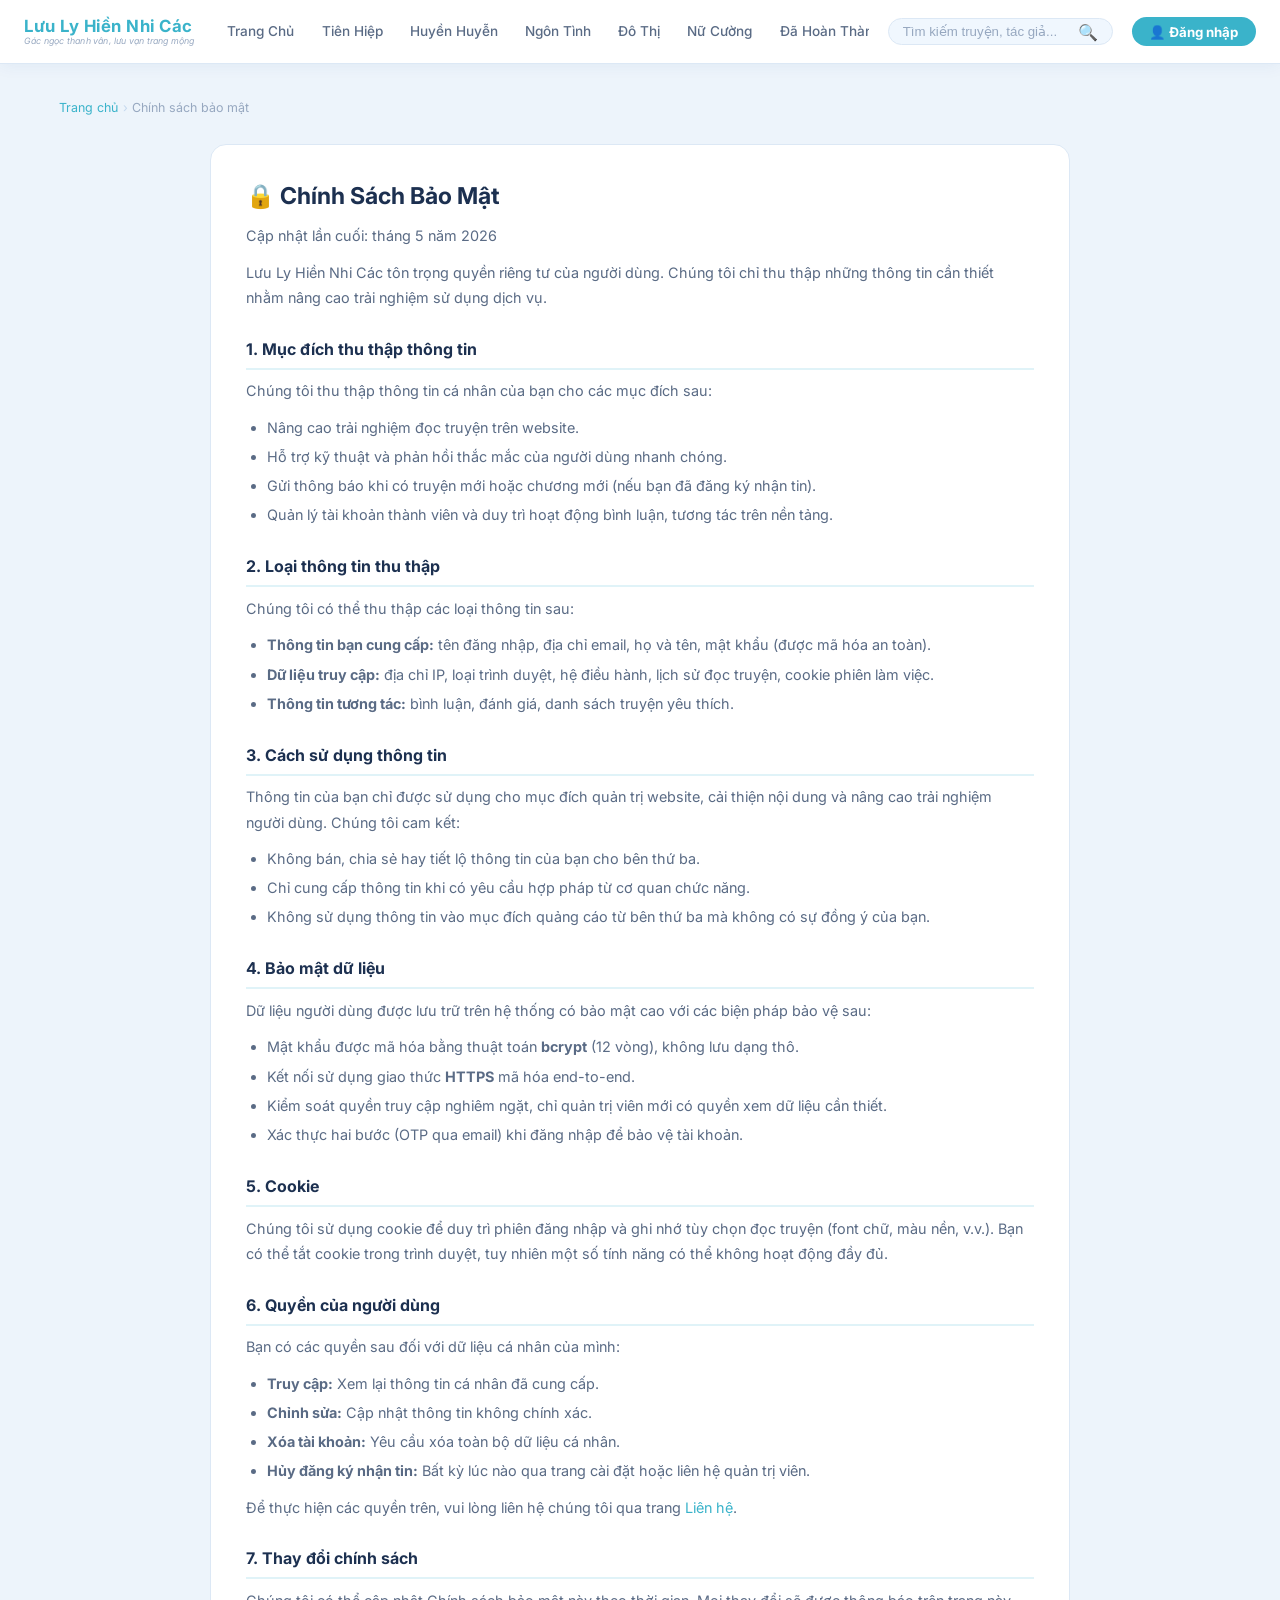
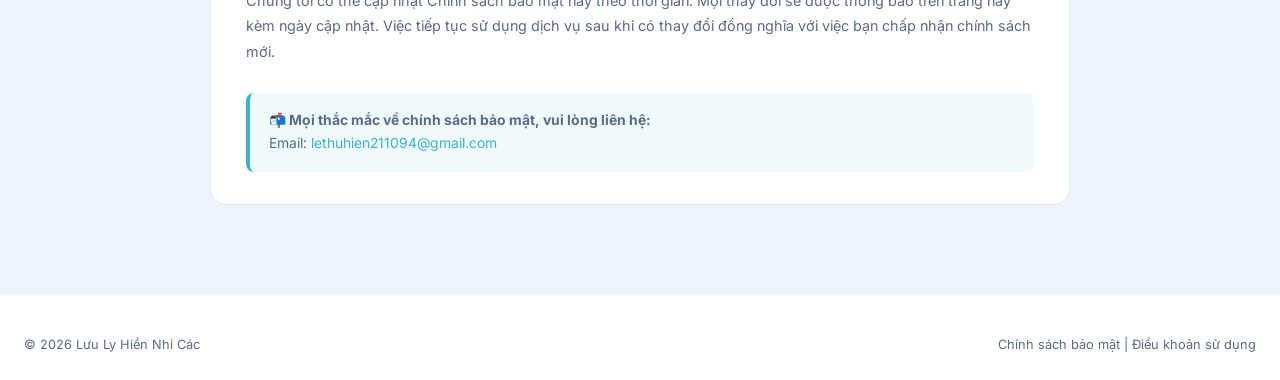
<file: chinh-sach-bao-mat.html>
<!DOCTYPE html>
<html lang="vi">
<head>
<!-- Google Analytics (GA4) -->
<script async src="https://www.googletagmanager.com/gtag/js?id=G-MFC0XH8MX5"></script>
<script>
  window.dataLayer = window.dataLayer || [];
  function gtag(){dataLayer.push(arguments);}
  gtag('js', new Date());
  gtag('config', 'G-MFC0XH8MX5');
</script>

  <meta charset="UTF-8">
  <meta name="viewport" content="width=device-width, initial-scale=1.0">
  <title>Chính Sách Bảo Mật – Lưu Ly Hiền Nhi Các</title>
  <link rel="stylesheet" href="css/style.css">
</head>
<body>

<header>
  <div class="hdr-top">
    <a href="index.html" class="logo">
      <span class="logo-main">Lưu Ly Hiền Nhi Các</span>
      <span class="logo-slogan">Gác ngọc thanh vân, lưu vạn trang mộng</span>
    </a>
    <nav class="hdr-nav">
      <a href="index.html">Trang Chủ</a>
      <a href="index.html?genre=Tiên+Hiệp">Tiên Hiệp</a>
      <a href="index.html?genre=Huyền+Huyễn">Huyền Huyễn</a>
      <a href="index.html?genre=Ngôn+Tình">Ngôn Tình</a>
      <a href="index.html?genre=Đô+Thị">Đô Thị</a>
      <a href="index.html?genre=Nữ+Cường">Nữ Cường</a>
      <a href="index.html?status=Hoàn+thành">Đã Hoàn Thành</a>
      <a href="guide.html">✍️ Đăng Truyện</a>
    </nav>
    <div class="search-bar">
      <input type="text" id="search-input" placeholder="Tìm kiếm truyện, tác giả..."
             onkeydown="if(event.key==='Enter')doSearch()">
      <button onclick="doSearch()">🔍</button>
    </div>
    <button class="btn-login" onclick="location.href='login.html'">👤 Đăng nhập</button>
  </div>
</header>

<main class="container" style="padding-top:1.5rem;padding-bottom:3rem">
  <div class="breadcrumb">
    <a href="index.html">Trang chủ</a>
    <span class="sep">›</span>
    <span>Chính sách bảo mật</span>
  </div>

  <div class="static-page-wrap">
    <div class="static-page-card">
      <h1 class="static-page-title">🔒 Chính Sách Bảo Mật</h1>
      <p class="static-page-updated">Cập nhật lần cuối: tháng 5 năm 2026</p>

      <p>Lưu Ly Hiền Nhi Các tôn trọng quyền riêng tư của người dùng. Chúng tôi chỉ thu thập những thông tin cần thiết nhằm nâng cao trải nghiệm sử dụng dịch vụ.</p>

      <h2>1. Mục đích thu thập thông tin</h2>
      <p>Chúng tôi thu thập thông tin cá nhân của bạn cho các mục đích sau:</p>
      <ul>
        <li>Nâng cao trải nghiệm đọc truyện trên website.</li>
        <li>Hỗ trợ kỹ thuật và phản hồi thắc mắc của người dùng nhanh chóng.</li>
        <li>Gửi thông báo khi có truyện mới hoặc chương mới (nếu bạn đã đăng ký nhận tin).</li>
        <li>Quản lý tài khoản thành viên và duy trì hoạt động bình luận, tương tác trên nền tảng.</li>
      </ul>

      <h2>2. Loại thông tin thu thập</h2>
      <p>Chúng tôi có thể thu thập các loại thông tin sau:</p>
      <ul>
        <li><strong>Thông tin bạn cung cấp:</strong> tên đăng nhập, địa chỉ email, họ và tên, mật khẩu (được mã hóa an toàn).</li>
        <li><strong>Dữ liệu truy cập:</strong> địa chỉ IP, loại trình duyệt, hệ điều hành, lịch sử đọc truyện, cookie phiên làm việc.</li>
        <li><strong>Thông tin tương tác:</strong> bình luận, đánh giá, danh sách truyện yêu thích.</li>
      </ul>

      <h2>3. Cách sử dụng thông tin</h2>
      <p>Thông tin của bạn chỉ được sử dụng cho mục đích quản trị website, cải thiện nội dung và nâng cao trải nghiệm người dùng. Chúng tôi cam kết:</p>
      <ul>
        <li>Không bán, chia sẻ hay tiết lộ thông tin của bạn cho bên thứ ba.</li>
        <li>Chỉ cung cấp thông tin khi có yêu cầu hợp pháp từ cơ quan chức năng.</li>
        <li>Không sử dụng thông tin vào mục đích quảng cáo từ bên thứ ba mà không có sự đồng ý của bạn.</li>
      </ul>

      <h2>4. Bảo mật dữ liệu</h2>
      <p>Dữ liệu người dùng được lưu trữ trên hệ thống có bảo mật cao với các biện pháp bảo vệ sau:</p>
      <ul>
        <li>Mật khẩu được mã hóa bằng thuật toán <strong>bcrypt</strong> (12 vòng), không lưu dạng thô.</li>
        <li>Kết nối sử dụng giao thức <strong>HTTPS</strong> mã hóa end-to-end.</li>
        <li>Kiểm soát quyền truy cập nghiêm ngặt, chỉ quản trị viên mới có quyền xem dữ liệu cần thiết.</li>
        <li>Xác thực hai bước (OTP qua email) khi đăng nhập để bảo vệ tài khoản.</li>
      </ul>

      <h2>5. Cookie</h2>
      <p>Chúng tôi sử dụng cookie để duy trì phiên đăng nhập và ghi nhớ tùy chọn đọc truyện (font chữ, màu nền, v.v.). Bạn có thể tắt cookie trong trình duyệt, tuy nhiên một số tính năng có thể không hoạt động đầy đủ.</p>

      <h2>6. Quyền của người dùng</h2>
      <p>Bạn có các quyền sau đối với dữ liệu cá nhân của mình:</p>
      <ul>
        <li><strong>Truy cập:</strong> Xem lại thông tin cá nhân đã cung cấp.</li>
        <li><strong>Chỉnh sửa:</strong> Cập nhật thông tin không chính xác.</li>
        <li><strong>Xóa tài khoản:</strong> Yêu cầu xóa toàn bộ dữ liệu cá nhân.</li>
        <li><strong>Hủy đăng ký nhận tin:</strong> Bất kỳ lúc nào qua trang cài đặt hoặc liên hệ quản trị viên.</li>
      </ul>
      <p>Để thực hiện các quyền trên, vui lòng liên hệ chúng tôi qua trang <a href="lien-he.html">Liên hệ</a>.</p>

      <h2>7. Thay đổi chính sách</h2>
      <p>Chúng tôi có thể cập nhật Chính sách bảo mật này theo thời gian. Mọi thay đổi sẽ được thông báo trên trang này kèm ngày cập nhật. Việc tiếp tục sử dụng dịch vụ sau khi có thay đổi đồng nghĩa với việc bạn chấp nhận chính sách mới.</p>

      <div class="static-page-contact">
        <strong>📬 Mọi thắc mắc về chính sách bảo mật, vui lòng liên hệ:</strong><br>
        Email: <a href="mailto:lethuhien211094@gmail.com">lethuhien211094@gmail.com</a>
      </div>
    </div>
  </div>
</main>

<footer>
  <div class="footer-simple">
    <span>© 2026 Lưu Ly Hiền Nhi Các</span>
    <span>
      <a href="chinh-sach-bao-mat.html" style="color:inherit">Chính sách bảo mật</a> |
      <a href="dieu-khoan-su-dung.html" style="color:inherit">Điều khoản sử dụng</a>
    </span>
  </div>
</footer>

<script src="js/auth.js"></script>
<script src="js/app.js"></script>
<script src="js/member.js"></script>
<script>
  function doSearch() {
    const q = document.getElementById('search-input').value.trim();
    if (q) location.href = 'index.html?search=' + encodeURIComponent(q);
  }
</script>
</body>
</html>
</file>
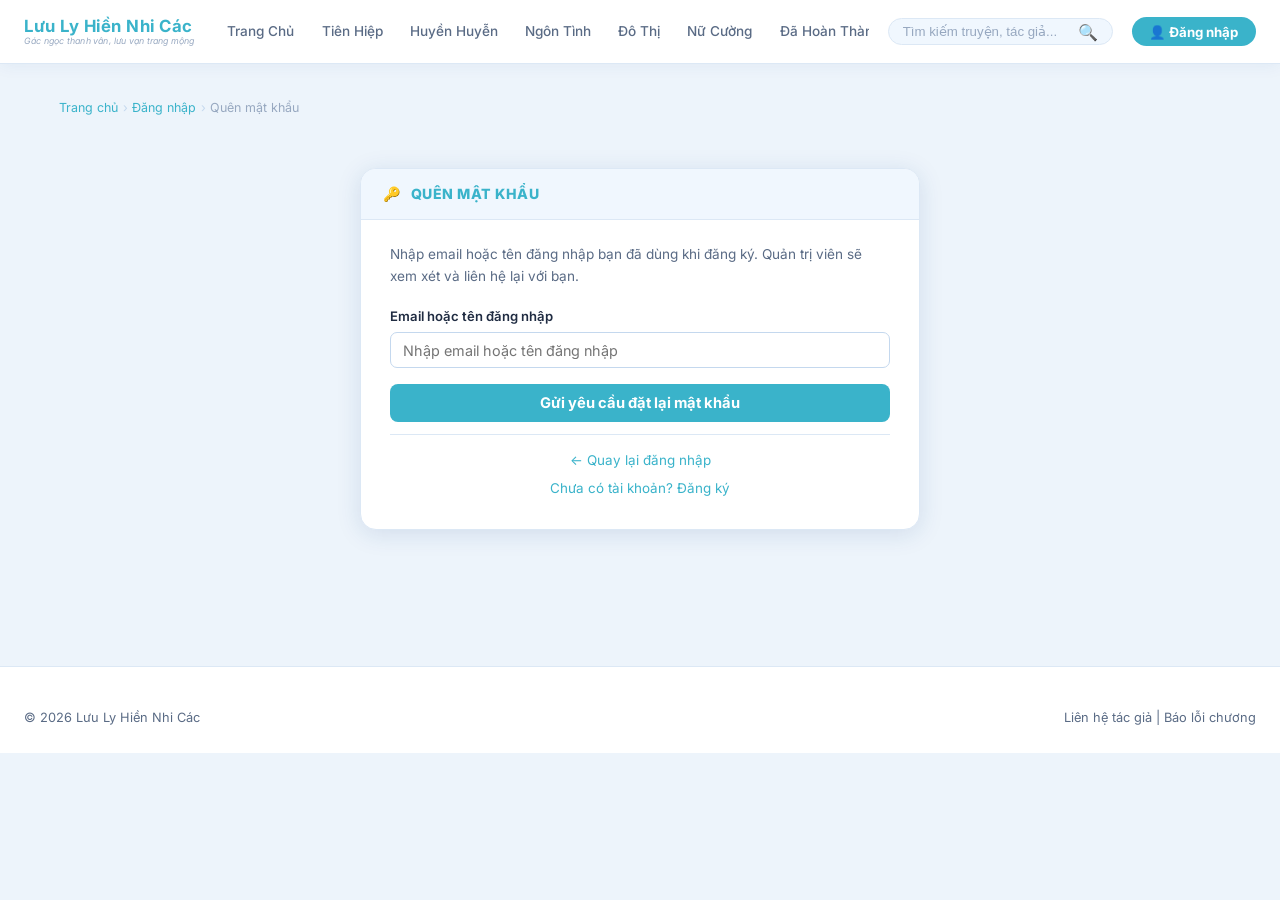
<file: forgot-password.html>
<!DOCTYPE html>
<html lang="vi">
<head>
<!-- Google Analytics (GA4) -->
<script async src="https://www.googletagmanager.com/gtag/js?id=G-MFC0XH8MX5"></script>
<script>
  window.dataLayer = window.dataLayer || [];
  function gtag(){dataLayer.push(arguments);}
  gtag('js', new Date());
  gtag('config', 'G-MFC0XH8MX5');
</script>

  <meta charset="UTF-8">
  <meta name="viewport" content="width=device-width, initial-scale=1.0">
  <title>Quên Mật Khẩu – Lưu Ly Hiền Nhi Các</title>
  <link rel="stylesheet" href="css/style.css">
</head>
<body>

<header>
  <div class="hdr-top">
    <a href="index.html" class="logo">
      <span class="logo-main">Lưu Ly Hiền Nhi Các</span>
      <span class="logo-slogan">Gác ngọc thanh vân, lưu vạn trang mộng</span>
    </a>
    <nav class="hdr-nav">
      <a href="index.html">Trang Chủ</a>
      <a href="index.html?genre=Tiên+Hiệp">Tiên Hiệp</a>
      <a href="index.html?genre=Huyền+Huyễn">Huyền Huyễn</a>
      <a href="index.html?genre=Ngôn+Tình">Ngôn Tình</a>
      <a href="index.html?genre=Đô+Thị">Đô Thị</a>
      <a href="index.html?genre=Nữ+Cường">Nữ Cường</a>
      <a href="index.html?status=Hoàn+thành">Đã Hoàn Thành</a>
      <a href="guide.html">✍️ Đăng Truyện</a>
    </nav>
    <div class="search-bar">
      <input type="text" id="search-input" placeholder="Tìm kiếm truyện, tác giả..."
             onkeydown="if(event.key==='Enter')doSearch()">
      <button onclick="doSearch()">🔍</button>
    </div>
    <button class="btn-login" onclick="location.href='login.html'">👤 Đăng nhập</button>
  </div>
</header>

<main class="container" style="padding-top:1.5rem;padding-bottom:3rem">
  <div class="breadcrumb">
    <a href="index.html">Trang chủ</a>
    <span class="sep">›</span>
    <a href="login.html">Đăng nhập</a>
    <span class="sep">›</span>
    <span>Quên mật khẩu</span>
  </div>

  <div class="auth-wrap">
    <div class="auth-card">
      <div class="auth-card-title">
        <span class="auth-card-icon">🔑</span> QUÊN MẬT KHẨU
      </div>
      <div class="auth-card-body">

        <!-- Step 1: Enter email -->
        <div id="fp-step1">
          <p style="font-size:.85rem;color:var(--text2);margin-bottom:1.1rem;line-height:1.6">
            Nhập email hoặc tên đăng nhập bạn đã dùng khi đăng ký. Quản trị viên sẽ xem xét và liên hệ lại với bạn.
          </p>

          <div class="auth-form-group">
            <label for="fp-id">Email hoặc tên đăng nhập</label>
            <input class="auth-input" type="text" id="fp-id"
                   placeholder="Nhập email hoặc tên đăng nhập"
                   onkeydown="if(event.key==='Enter')doForgotPw()">
          </div>

          <div id="fp-alert"></div>

          <button class="btn-auth btn-auth-primary" id="fp-btn" onclick="doForgotPw()">
            Gửi yêu cầu đặt lại mật khẩu
          </button>
        </div>

        <!-- Step 2: Success state -->
        <div id="fp-step2" style="display:none;text-align:center;padding:.5rem 0">
          <div style="font-size:2.8rem;margin-bottom:.6rem">✅</div>
          <div style="font-size:1.05rem;font-weight:700;color:var(--text);margin-bottom:.5rem">
            Đã gửi yêu cầu!
          </div>
          <p style="font-size:.85rem;color:var(--text2);line-height:1.6;margin-bottom:1.2rem">
            Quản trị viên sẽ xem xét và liên hệ lại với bạn qua email trong thời gian sớm nhất.<br>
            Vui lòng kiểm tra hòm thư (kể cả thư mục Spam).
          </p>
          <a href="login.html" class="btn-auth btn-auth-primary" style="display:inline-block;text-decoration:none">
            Quay lại đăng nhập
          </a>
        </div>

        <div class="auth-footer-links" id="fp-footer-links">
          <a href="login.html">← Quay lại đăng nhập</a>
          <a href="register.html">Chưa có tài khoản? Đăng ký</a>
        </div>

      </div>
    </div>
  </div>
</main>

<footer>
  <div class="footer-simple">
    <span>© 2026 Lưu Ly Hiền Nhi Các</span>
    <span>Liên hệ tác giả | Báo lỗi chương</span>
  </div>
</footer>

<script src="js/auth.js"></script>
<script src="js/app.js"></script>
<script src="js/member.js"></script>
<script src="js/local-auth.js"></script>
<script>
  function doSearch() {
    const q = document.getElementById('search-input').value.trim();
    if (q) location.href = 'index.html?search=' + encodeURIComponent(q);
  }

  function showFpAlert(msg, type) {
    const el = document.getElementById('fp-alert');
    if (!el) return;
    el.className = (type === 'success') ? 'auth-alert-success' : 'auth-alert-error';
    el.textContent = msg;
  }

  async function doForgotPw() {
    const id  = document.getElementById('fp-id').value.trim();
    const btn = document.getElementById('fp-btn');
    if (!id) { showFpAlert('Vui lòng nhập email hoặc tên đăng nhập của bạn.'); return; }

    btn.disabled = true;
    btn.textContent = '⏳ Đang gửi…';

    // Try backend first (if available)
    let sent = false;
    try {
      const res = await fetch(
        (typeof MEMBER !== 'undefined' ? MEMBER.API : '') + '/auth/forgot-password',
        {
          method: 'POST',
          headers: { 'Content-Type': 'application/json' },
          body: JSON.stringify({ identifier: id }),
          signal: AbortSignal.timeout ? AbortSignal.timeout(5000) : undefined,
        }
      );
      if (res.ok) sent = true;
    } catch (_) {
      // Backend unavailable — static site fallback
    }

    // Static site: always show success to avoid leaking whether account exists
    // Log the request in localStorage so admin can see it on next visit
    try {
      const reqs = JSON.parse(localStorage.getItem('_pw_reset_reqs') || '[]');
      reqs.push({ id, ts: Date.now() });
      localStorage.setItem('_pw_reset_reqs', JSON.stringify(reqs.slice(-20)));
    } catch (_) {}

    // Show success screen
    document.getElementById('fp-step1').style.display = 'none';
    document.getElementById('fp-footer-links').style.display = 'none';
    document.getElementById('fp-step2').style.display = 'block';
  }

  document.addEventListener('DOMContentLoaded', function() {
    if ((typeof AUTH  !== 'undefined' && AUTH.isOwner) ||
        (typeof MEMBER !== 'undefined' && MEMBER.isLoggedIn)) {
      location.href = 'index.html';
    }
  });
</script>
</body>
</html>
</file>
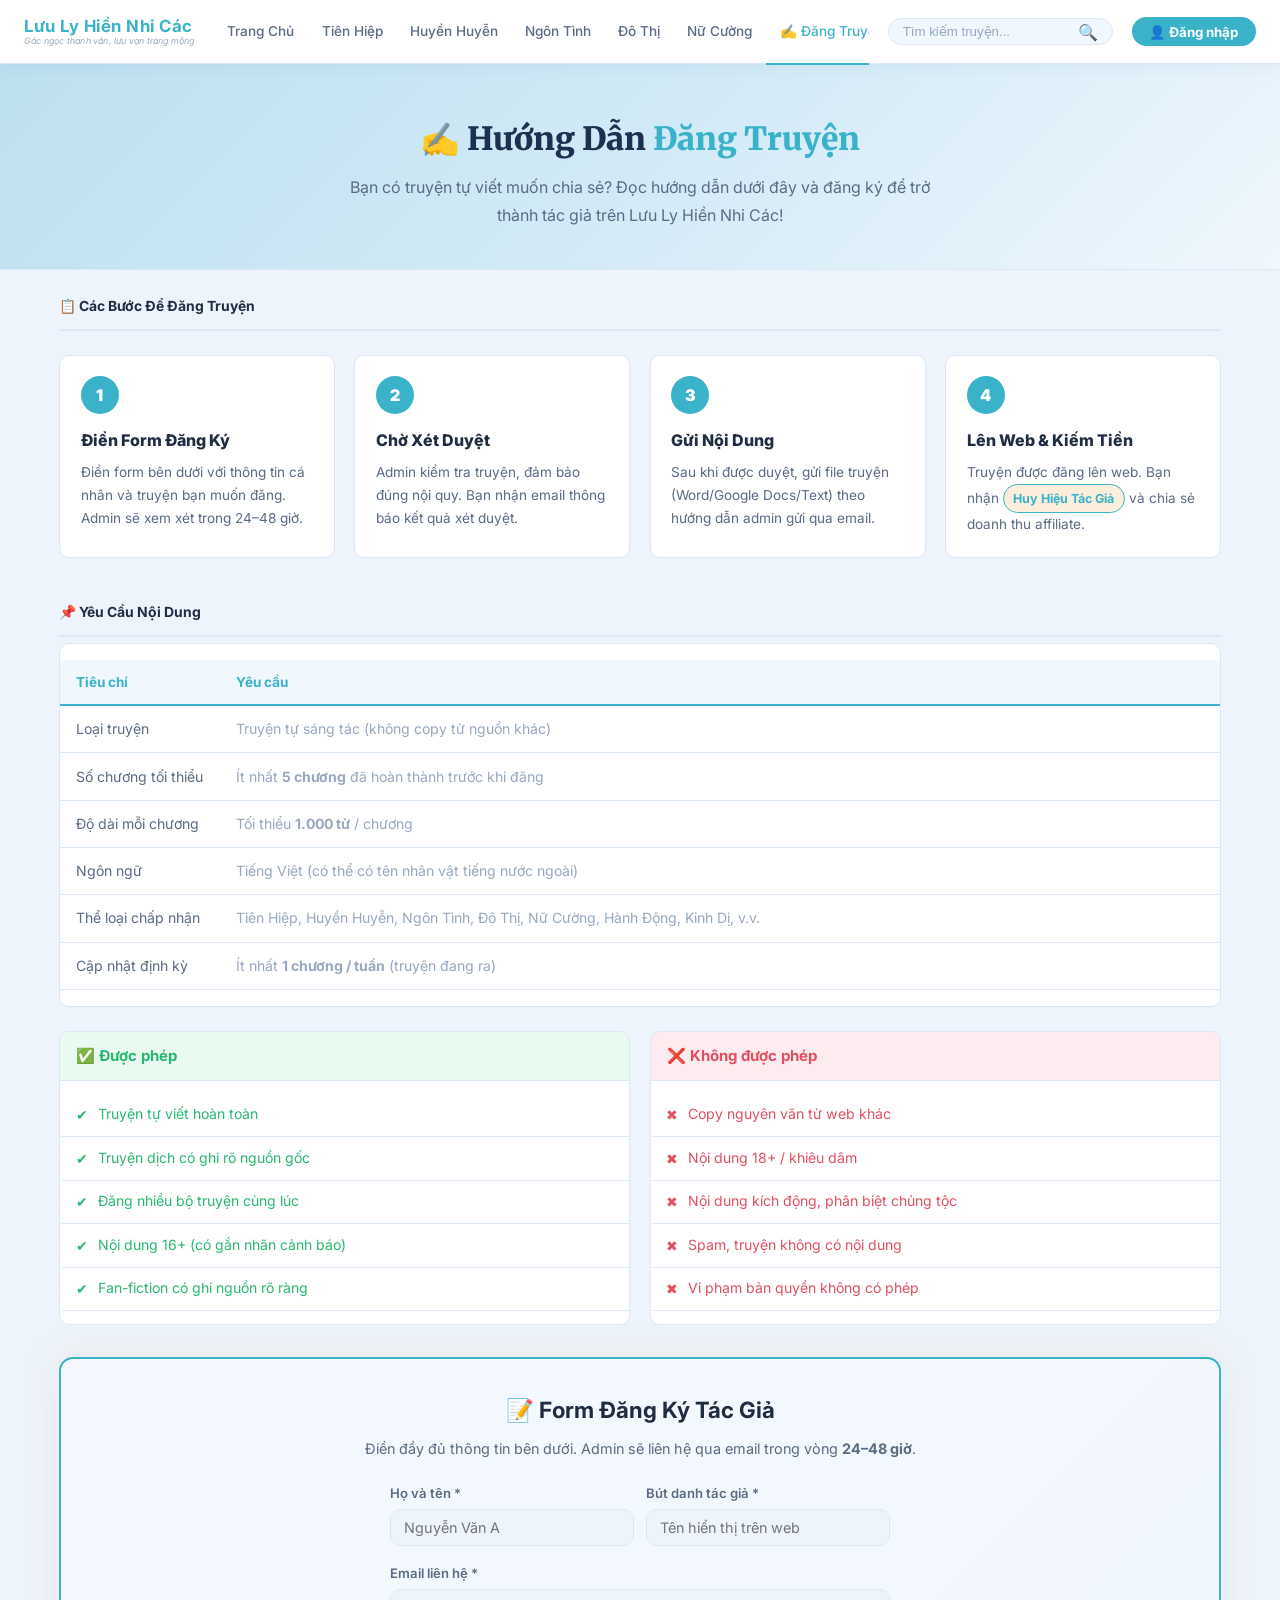
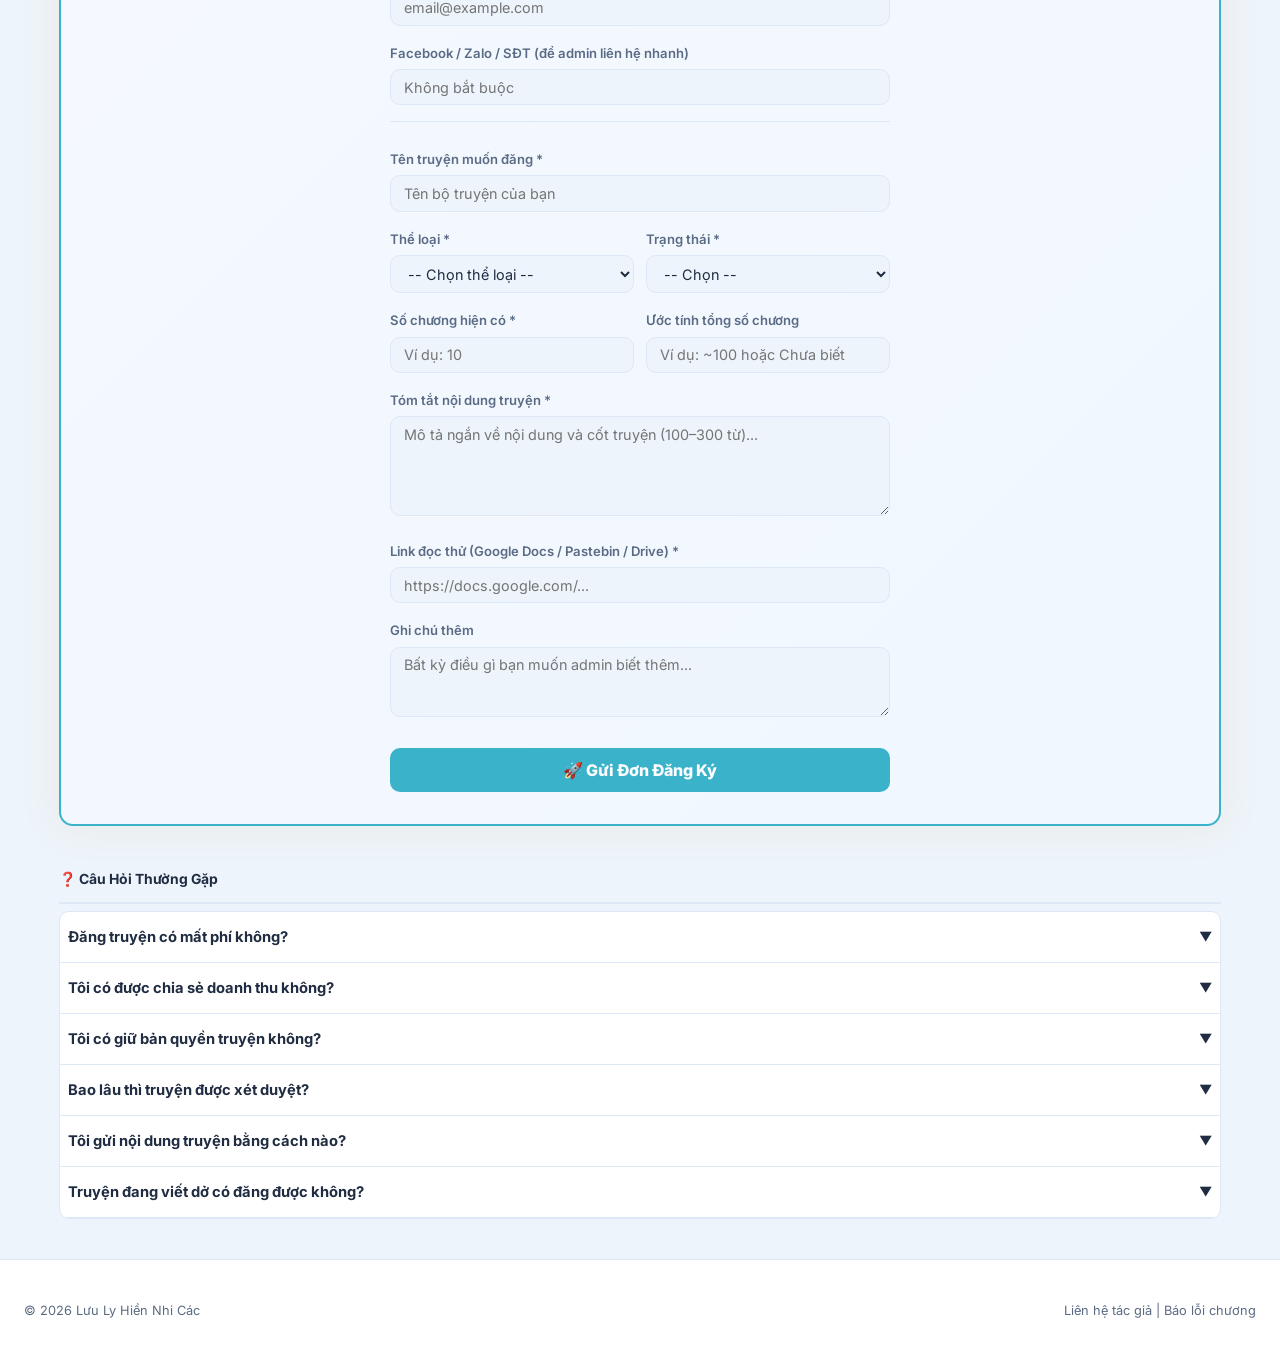
<file: guide.html>
<!DOCTYPE html>
<html lang="vi">
<head>
<!-- Google Analytics (GA4) -->
<script async src="https://www.googletagmanager.com/gtag/js?id=G-MFC0XH8MX5"></script>
<script>
  window.dataLayer = window.dataLayer || [];
  function gtag(){dataLayer.push(arguments);}
  gtag('js', new Date());
  gtag('config', 'G-MFC0XH8MX5');
</script>

  <meta charset="UTF-8">
  <meta name="viewport" content="width=device-width, initial-scale=1.0">
  <title>Hướng Dẫn Đăng Truyện – Lưu Ly Hiền Nhi Các</title>
  <link rel="stylesheet" href="css/style.css">
  <style>
    /* ── Guide-specific styles ── */
    :root { --accent: #3ab3ca; }

    .guide-hero {
      background: linear-gradient(135deg, #bde0ef 0%, #d2eaf7 50%, #f0f7fd 100%);
      padding: 3rem 1rem 2.5rem;
      text-align: center;
      border-bottom: 1.5px solid var(--border);
    }
    .guide-hero h1 { font-size: 2rem; font-weight: 900; margin-bottom: .5rem; color: #1c3050; }
    .guide-hero h1 span { color: var(--accent); }
    .guide-hero p { color: var(--text2); font-size: 1rem; max-width: 600px; margin: 0 auto; }

    .steps-grid {
      display: grid;
      grid-template-columns: repeat(auto-fit, minmax(220px, 1fr));
      gap: 1.2rem;
      margin: 1.5rem 0;
    }
    .step-card {
      background: var(--card);
      border: 1px solid var(--border);
      border-radius: var(--radius);
      padding: 1.3rem;
      position: relative;
      transition: border-color .2s;
    }
    .step-card:hover { border-color: var(--accent); }
    .step-num {
      width: 38px; height: 38px;
      background: var(--accent);
      color: #fff;
      border-radius: 50%;
      display: flex; align-items: center; justify-content: center;
      font-weight: 900; font-size: 1rem;
      margin-bottom: .8rem;
    }
    .step-card h3 { font-size: 1rem; font-weight: 800; margin-bottom: .4rem; }
    .step-card p  { font-size: .85rem; color: var(--text2); line-height: 1.7; }

    .info-table {
      width: 100%;
      border-collapse: collapse;
      margin: 1rem 0;
    }
    .info-table th {
      background: var(--bg3);
      color: var(--accent);
      padding: .65rem 1rem;
      text-align: left;
      font-size: .85rem;
      border-bottom: 2px solid var(--accent);
    }
    .info-table td {
      padding: .7rem 1rem;
      border-bottom: 1px solid var(--border);
      font-size: .88rem;
      vertical-align: top;
    }
    .info-table tr:hover td { background: var(--bg2); }
    .info-table td:first-child { color: var(--text2); width: 160px; white-space: nowrap; }
    .info-table td:last-child  { color: var(--text3); }

    .rule-list { list-style: none; margin: .8rem 0; }
    .rule-list li {
      padding: .55rem .8rem;
      border-left: 3px solid transparent;
      border-bottom: 1px solid var(--border);
      font-size: .88rem;
      color: var(--text3);
      display: flex;
      gap: .6rem;
      align-items: flex-start;
    }
    .rule-list li:hover { border-left-color: var(--accent); background: var(--bg2); }
    .rule-list li .icon { flex-shrink: 0; margin-top: 1px; }
    .rule-list li.bad  { color: var(--red); }
    .rule-list li.good { color: var(--green); }

    .register-box {
      background: linear-gradient(135deg, var(--bg2), var(--bg3));
      border: 2px solid var(--accent);
      border-radius: 14px;
      padding: 2rem;
      text-align: center;
      margin: 1.5rem 0;
      box-shadow: 0 0 40px rgba(232,140,30,.1);
    }
    .register-box h2 { font-size: 1.4rem; margin-bottom: .5rem; }
    .register-box p  { color: var(--text2); font-size: .9rem; margin-bottom: 1.3rem; }

    .register-form {
      max-width: 500px;
      margin: 0 auto;
      text-align: left;
    }
    .form-group { margin-bottom: 1rem; }
    .form-group label {
      display: block;
      font-size: .82rem;
      color: var(--text2);
      margin-bottom: .3rem;
      font-weight: 600;
    }
    .form-group input,
    .form-group select,
    .form-group textarea {
      width: 100%;
      background: var(--bg);
      border: 1.5px solid var(--border);
      border-radius: var(--radius);
      padding: .55rem .8rem;
      color: var(--text);
      font-size: .9rem;
      font-family: inherit;
      outline: none;
      transition: border-color .2s;
    }
    .form-group input:focus,
    .form-group select:focus,
    .form-group textarea:focus { border-color: var(--accent); }
    .form-group textarea { resize: vertical; min-height: 100px; }
    .form-group select option { background: var(--bg2); }
    .form-row { display: grid; grid-template-columns: 1fr 1fr; gap: .8rem; }
    .submit-btn {
      width: 100%;
      padding: .75rem;
      background: var(--accent);
      color: #fff;
      border: none;
      border-radius: var(--radius);
      font-size: 1rem;
      font-weight: 800;
      cursor: pointer;
      transition: opacity .2s, transform .15s;
      margin-top: .5rem;
    }
    .submit-btn:hover { opacity: .88; transform: translateY(-1px); }

    .success-msg {
      display: none;
      background: rgba(46,204,113,.12);
      border: 1.5px solid var(--green);
      border-radius: var(--radius);
      padding: 1.2rem;
      text-align: center;
      color: var(--green);
      font-weight: 700;
      margin-top: 1rem;
    }

    .faq-item {
      border-bottom: 1px solid var(--border);
      overflow: hidden;
    }
    .faq-q {
      width: 100%;
      background: none;
      border: none;
      color: var(--text);
      padding: 1rem .5rem;
      text-align: left;
      font-size: .92rem;
      font-weight: 700;
      cursor: pointer;
      display: flex;
      justify-content: space-between;
      align-items: center;
      transition: color .2s;
    }
    .faq-q:hover { color: var(--accent); }
    .faq-q .arrow { transition: transform .3s; font-size: .8rem; }
    .faq-q.open   { color: var(--accent); }
    .faq-q.open .arrow { transform: rotate(180deg); }
    .faq-a {
      max-height: 0;
      overflow: hidden;
      transition: max-height .35s ease;
      font-size: .88rem;
      color: var(--text2);
      line-height: 1.8;
      padding: 0 .5rem;
    }
    .faq-a.open { max-height: 300px; padding-bottom: 1rem; }

    .badge-author {
      display: inline-block;
      background: rgba(232,140,30,.15);
      border: 1px solid var(--accent);
      color: var(--accent);
      padding: .2rem .6rem;
      border-radius: 20px;
      font-size: .78rem;
      font-weight: 700;
    }

    @media(max-width:600px){
      .form-row { grid-template-columns: 1fr; }
      .guide-hero h1 { font-size: 1.5rem; }
    }
  </style>
</head>
<body>

<header>
  <div class="hdr-top">
    <a href="index.html" class="logo">
      <span class="logo-main">Lưu Ly Hiền Nhi Các</span>
      <span class="logo-slogan">Gác ngọc thanh vân, lưu vạn trang mộng</span>
    </a>
    <nav class="hdr-nav">
      <a href="index.html">Trang Chủ</a>
      <a href="index.html?genre=Tiên+Hiệp">Tiên Hiệp</a>
      <a href="index.html?genre=Huyền+Huyễn">Huyền Huyễn</a>
      <a href="index.html?genre=Ngôn+Tình">Ngôn Tình</a>
      <a href="index.html?genre=Đô+Thị">Đô Thị</a>
      <a href="index.html?genre=Nữ+Cường">Nữ Cường</a>
      <a href="guide.html" class="active">✍️ Đăng Truyện</a>
    </nav>
    <div class="search-bar">
      <input type="text" id="search-input" placeholder="Tìm kiếm truyện..."
             onkeydown="if(event.key==='Enter')doSearch()">
      <button onclick="doSearch()">🔍</button>
    </div>
    <button class="btn-login">👤 Đăng nhập</button>
  </div>
</header>

<!-- HERO -->
<div class="guide-hero">
  <h1>✍️ Hướng Dẫn <span>Đăng Truyện</span></h1>
  <p>Bạn có truyện tự viết muốn chia sẻ? Đọc hướng dẫn dưới đây và đăng ký để trở thành tác giả trên Lưu Ly Hiền Nhi Các!</p>
</div>

<main class="container">

  <!-- ── BƯỚC ĐĂNG TRUYỆN ── -->
  <div class="sec-title">📋 Các Bước Để Đăng Truyện</div>
  <div class="steps-grid">
    <div class="step-card">
      <div class="step-num">1</div>
      <h3>Điền Form Đăng Ký</h3>
      <p>Điền form bên dưới với thông tin cá nhân và truyện bạn muốn đăng. Admin sẽ xem xét trong 24–48 giờ.</p>
    </div>
    <div class="step-card">
      <div class="step-num">2</div>
      <h3>Chờ Xét Duyệt</h3>
      <p>Admin kiểm tra truyện, đảm bảo đúng nội quy. Bạn nhận email thông báo kết quả xét duyệt.</p>
    </div>
    <div class="step-card">
      <div class="step-num">3</div>
      <h3>Gửi Nội Dung</h3>
      <p>Sau khi được duyệt, gửi file truyện (Word/Google Docs/Text) theo hướng dẫn admin gửi qua email.</p>
    </div>
    <div class="step-card">
      <div class="step-num">4</div>
      <h3>Lên Web &amp; Kiếm Tiền</h3>
      <p>Truyện được đăng lên web. Bạn nhận <span class="badge-author">Huy Hiệu Tác Giả</span> và chia sẻ doanh thu affiliate.</p>
    </div>
  </div>

  <!-- ── YÊU CẦU TRUYỆN ── -->
  <div class="sec-title" style="margin-top:2rem">📌 Yêu Cầu Nội Dung</div>
  <div style="background:var(--card);border:1px solid var(--border);border-radius:var(--radius);overflow:hidden;margin-bottom:1.5rem">
    <table class="info-table">
      <tr><th>Tiêu chí</th><th>Yêu cầu</th></tr>
      <tr><td>Loại truyện</td><td>Truyện tự sáng tác (không copy từ nguồn khác)</td></tr>
      <tr><td>Số chương tối thiểu</td><td>Ít nhất <strong>5 chương</strong> đã hoàn thành trước khi đăng</td></tr>
      <tr><td>Độ dài mỗi chương</td><td>Tối thiểu <strong>1.000 từ</strong> / chương</td></tr>
      <tr><td>Ngôn ngữ</td><td>Tiếng Việt (có thể có tên nhân vật tiếng nước ngoài)</td></tr>
      <tr><td>Thể loại chấp nhận</td><td>Tiên Hiệp, Huyền Huyễn, Ngôn Tình, Đô Thị, Nữ Cường, Hành Động, Kinh Dị, v.v.</td></tr>
      <tr><td>Cập nhật định kỳ</td><td>Ít nhất <strong>1 chương / tuần</strong> (truyện đang ra)</td></tr>
    </table>
  </div>

  <!-- ── ĐƯỢC & KHÔNG ĐƯỢC ── -->
  <div style="display:grid;grid-template-columns:1fr 1fr;gap:1.2rem;margin-bottom:2rem">
    <div style="background:var(--card);border:1px solid var(--border);border-radius:var(--radius);overflow:hidden">
      <div style="padding:.7rem 1rem;background:rgba(46,204,113,.1);border-bottom:1px solid var(--border);font-weight:700;color:var(--green)">✅ Được phép</div>
      <ul class="rule-list">
        <li class="good"><span class="icon">✔</span> Truyện tự viết hoàn toàn</li>
        <li class="good"><span class="icon">✔</span> Truyện dịch có ghi rõ nguồn gốc</li>
        <li class="good"><span class="icon">✔</span> Đăng nhiều bộ truyện cùng lúc</li>
        <li class="good"><span class="icon">✔</span> Nội dung 16+ (có gắn nhãn cảnh báo)</li>
        <li class="good"><span class="icon">✔</span> Fan-fiction có ghi nguồn rõ ràng</li>
      </ul>
    </div>
    <div style="background:var(--card);border:1px solid var(--border);border-radius:var(--radius);overflow:hidden">
      <div style="padding:.7rem 1rem;background:rgba(233,69,96,.1);border-bottom:1px solid var(--border);font-weight:700;color:var(--red)">❌ Không được phép</div>
      <ul class="rule-list">
        <li class="bad"><span class="icon">✖</span> Copy nguyên văn từ web khác</li>
        <li class="bad"><span class="icon">✖</span> Nội dung 18+ / khiêu dâm</li>
        <li class="bad"><span class="icon">✖</span> Nội dung kích động, phân biệt chủng tộc</li>
        <li class="bad"><span class="icon">✖</span> Spam, truyện không có nội dung</li>
        <li class="bad"><span class="icon">✖</span> Vi phạm bản quyền không có phép</li>
      </ul>
    </div>
  </div>

  <!-- ── FORM ĐĂNG KÝ ── -->
  <div class="register-box" id="register">
    <h2>📝 Form Đăng Ký Tác Giả</h2>
    <p>Điền đầy đủ thông tin bên dưới. Admin sẽ liên hệ qua email trong vòng <strong>24–48 giờ</strong>.</p>

    <form class="register-form" id="register-form" onsubmit="submitForm(event)">

      <div class="form-row">
        <div class="form-group">
          <label>Họ và tên *</label>
          <input type="text" id="f-name" placeholder="Nguyễn Văn A" required>
        </div>
        <div class="form-group">
          <label>Bút danh tác giả *</label>
          <input type="text" id="f-penname" placeholder="Tên hiển thị trên web" required>
        </div>
      </div>

      <div class="form-group">
        <label>Email liên hệ *</label>
        <input type="email" id="f-email" placeholder="email@example.com" required>
      </div>

      <div class="form-group">
        <label>Facebook / Zalo / SĐT (để admin liên hệ nhanh)</label>
        <input type="text" id="f-contact" placeholder="Không bắt buộc">
      </div>

      <div style="border-top:1px solid var(--border);margin:.8rem 0;padding-top:.8rem"></div>

      <div class="form-group">
        <label>Tên truyện muốn đăng *</label>
        <input type="text" id="f-story" placeholder="Tên bộ truyện của bạn" required>
      </div>

      <div class="form-row">
        <div class="form-group">
          <label>Thể loại *</label>
          <select id="f-genre" required>
            <option value="">-- Chọn thể loại --</option>
            <option>Tiên Hiệp</option>
            <option>Huyền Huyễn</option>
            <option>Ngôn Tình</option>
            <option>Đô Thị</option>
            <option>Nữ Cường</option>
            <option>Hành Động</option>
            <option>Kinh Dị</option>
            <option>Lịch Sử</option>
            <option>Khoa Học Viễn Tưởng</option>
            <option>Khác</option>
          </select>
        </div>
        <div class="form-group">
          <label>Trạng thái *</label>
          <select id="f-status" required>
            <option value="">-- Chọn --</option>
            <option>Đang viết (sẽ cập nhật thêm)</option>
            <option>Đã hoàn thành</option>
          </select>
        </div>
      </div>

      <div class="form-row">
        <div class="form-group">
          <label>Số chương hiện có *</label>
          <input type="number" id="f-chapters" placeholder="Ví dụ: 10" min="5" required>
        </div>
        <div class="form-group">
          <label>Ước tính tổng số chương</label>
          <input type="text" id="f-total" placeholder="Ví dụ: ~100 hoặc Chưa biết">
        </div>
      </div>

      <div class="form-group">
        <label>Tóm tắt nội dung truyện *</label>
        <textarea id="f-desc" placeholder="Mô tả ngắn về nội dung và cốt truyện (100–300 từ)..." required></textarea>
      </div>

      <div class="form-group">
        <label>Link đọc thử (Google Docs / Pastebin / Drive) *</label>
        <input type="url" id="f-link" placeholder="https://docs.google.com/..." required>
      </div>

      <div class="form-group">
        <label>Ghi chú thêm</label>
        <textarea id="f-note" placeholder="Bất kỳ điều gì bạn muốn admin biết thêm..." style="min-height:70px"></textarea>
      </div>

      <button type="submit" class="submit-btn">
        🚀 Gửi Đơn Đăng Ký
      </button>
    </form>

    <div class="success-msg" id="success-msg">
      ✅ Đơn đăng ký đã gửi thành công!<br>
      Admin sẽ liên hệ với bạn qua email trong vòng 24–48 giờ. Cảm ơn bạn đã tin tưởng Lưu Ly Hiền Nhi Các! 🎉
    </div>
  </div>

  <!-- ── FAQ ── -->
  <div class="sec-title" style="margin-top:2rem">❓ Câu Hỏi Thường Gặp</div>
  <div style="background:var(--card);border:1px solid var(--border);border-radius:var(--radius);overflow:hidden;margin-bottom:2rem">

    <div class="faq-item">
      <button class="faq-q" onclick="toggleFaq(this)">
        Đăng truyện có mất phí không?
        <span class="arrow">▼</span>
      </button>
      <div class="faq-a">
        Hoàn toàn <strong>miễn phí</strong>. TruyệnHub không thu bất kỳ khoản phí nào từ tác giả. Ngược lại, tác giả có thể nhận được chia sẻ doanh thu affiliate từ lượt đọc truyện của mình.
      </div>
    </div>

    <div class="faq-item">
      <button class="faq-q" onclick="toggleFaq(this)">
        Tôi có được chia sẻ doanh thu không?
        <span class="arrow">▼</span>
      </button>
      <div class="faq-a">
        Có. Web hoạt động theo mô hình affiliate — mỗi lần độc giả chuyển chương, một link affiliate hiển thị. Tác giả có lượng đọc cao sẽ được liên hệ để thoả thuận chia sẻ doanh thu cụ thể.
      </div>
    </div>

    <div class="faq-item">
      <button class="faq-q" onclick="toggleFaq(this)">
        Tôi có giữ bản quyền truyện không?
        <span class="arrow">▼</span>
      </button>
      <div class="faq-a">
        Hoàn toàn <strong>có</strong>. Bạn là tác giả và giữ toàn bộ bản quyền. TruyệnHub chỉ là nền tảng hiển thị. Bạn có thể yêu cầu gỡ truyện bất cứ lúc nào.
      </div>
    </div>

    <div class="faq-item">
      <button class="faq-q" onclick="toggleFaq(this)">
        Bao lâu thì truyện được xét duyệt?
        <span class="arrow">▼</span>
      </button>
      <div class="faq-a">
        Thông thường trong vòng <strong>24–48 giờ</strong> làm việc. Admin sẽ gửi email thông báo kết quả, kèm hướng dẫn bước tiếp theo nếu được chấp thuận.
      </div>
    </div>

    <div class="faq-item">
      <button class="faq-q" onclick="toggleFaq(this)">
        Tôi gửi nội dung truyện bằng cách nào?
        <span class="arrow">▼</span>
      </button>
      <div class="faq-a">
        Sau khi được duyệt, admin sẽ gửi email hướng dẫn cụ thể. Thông thường bạn chia sẻ link Google Docs hoặc gửi file Word/Text. Admin sẽ format và đăng lên web cho bạn.
      </div>
    </div>

    <div class="faq-item">
      <button class="faq-q" onclick="toggleFaq(this)">
        Truyện đang viết dở có đăng được không?
        <span class="arrow">▼</span>
      </button>
      <div class="faq-a">
        Được, miễn là bạn đã có ít nhất <strong>5 chương hoàn chỉnh</strong> và cam kết cập nhật đều đặn (ít nhất 1 chương/tuần). Truyện bỏ ngang quá 30 ngày không cập nhật có thể bị ẩn.
      </div>
    </div>

  </div>

</main>

<footer>
  <div class="footer-simple">
    <span>© 2026 Lưu Ly Hiền Nhi Các</span>
    <span>Liên hệ tác giả | Báo lỗi chương</span>
  </div>
</footer>

<script src="js/app.js"></script>
<script>
function doSearch() {
  const q = document.getElementById("search-input").value.trim();
  if (q) location.href = "index.html?search=" + encodeURIComponent(q);
}

function toggleFaq(btn) {
  const answer = btn.nextElementSibling;
  const isOpen = answer.classList.contains("open");
  // Close all
  document.querySelectorAll(".faq-a").forEach(a => a.classList.remove("open"));
  document.querySelectorAll(".faq-q").forEach(b => b.classList.remove("open"));
  // Open clicked (if it was closed)
  if (!isOpen) {
    answer.classList.add("open");
    btn.classList.add("open");
  }
}

function submitForm(e) {
  e.preventDefault();

  const data = {
    name:     document.getElementById("f-name").value,
    penname:  document.getElementById("f-penname").value,
    email:    document.getElementById("f-email").value,
    contact:  document.getElementById("f-contact").value,
    story:    document.getElementById("f-story").value,
    genre:    document.getElementById("f-genre").value,
    status:   document.getElementById("f-status").value,
    chapters: document.getElementById("f-chapters").value,
    total:    document.getElementById("f-total").value,
    desc:     document.getElementById("f-desc").value,
    link:     document.getElementById("f-link").value,
    note:     document.getElementById("f-note").value,
  };

  // ── Gửi qua mailto (thay EMAIL_CUA_BAN bằng email thật) ──
  const EMAIL = "admin@truyenhub.com"; // ← ĐỔI EMAIL NÀY
  const subject = encodeURIComponent("Đăng ký tác giả: " + data.story + " – " + data.penname);
  const body = encodeURIComponent(
`HỌ TÊN: ${data.name}
BÚT DANH: ${data.penname}
EMAIL: ${data.email}
LIÊN HỆ: ${data.contact}

TÊN TRUYỆN: ${data.story}
THỂ LOẠI: ${data.genre}
TRẠNG THÁI: ${data.status}
SỐ CHƯƠNG HIỆN CÓ: ${data.chapters}
TỔNG DỰ KIẾN: ${data.total}

TÓM TẮT:
${data.desc}

LINK ĐỌC THỬ: ${data.link}

GHI CHÚ: ${data.note}`
  );

  window.location.href = `mailto:${EMAIL}?subject=${subject}&body=${body}`;

  // Hiển thị thông báo thành công
  document.getElementById("register-form").style.display = "none";
  document.getElementById("success-msg").style.display   = "block";
}
</script>
</body>
</html>
</file>
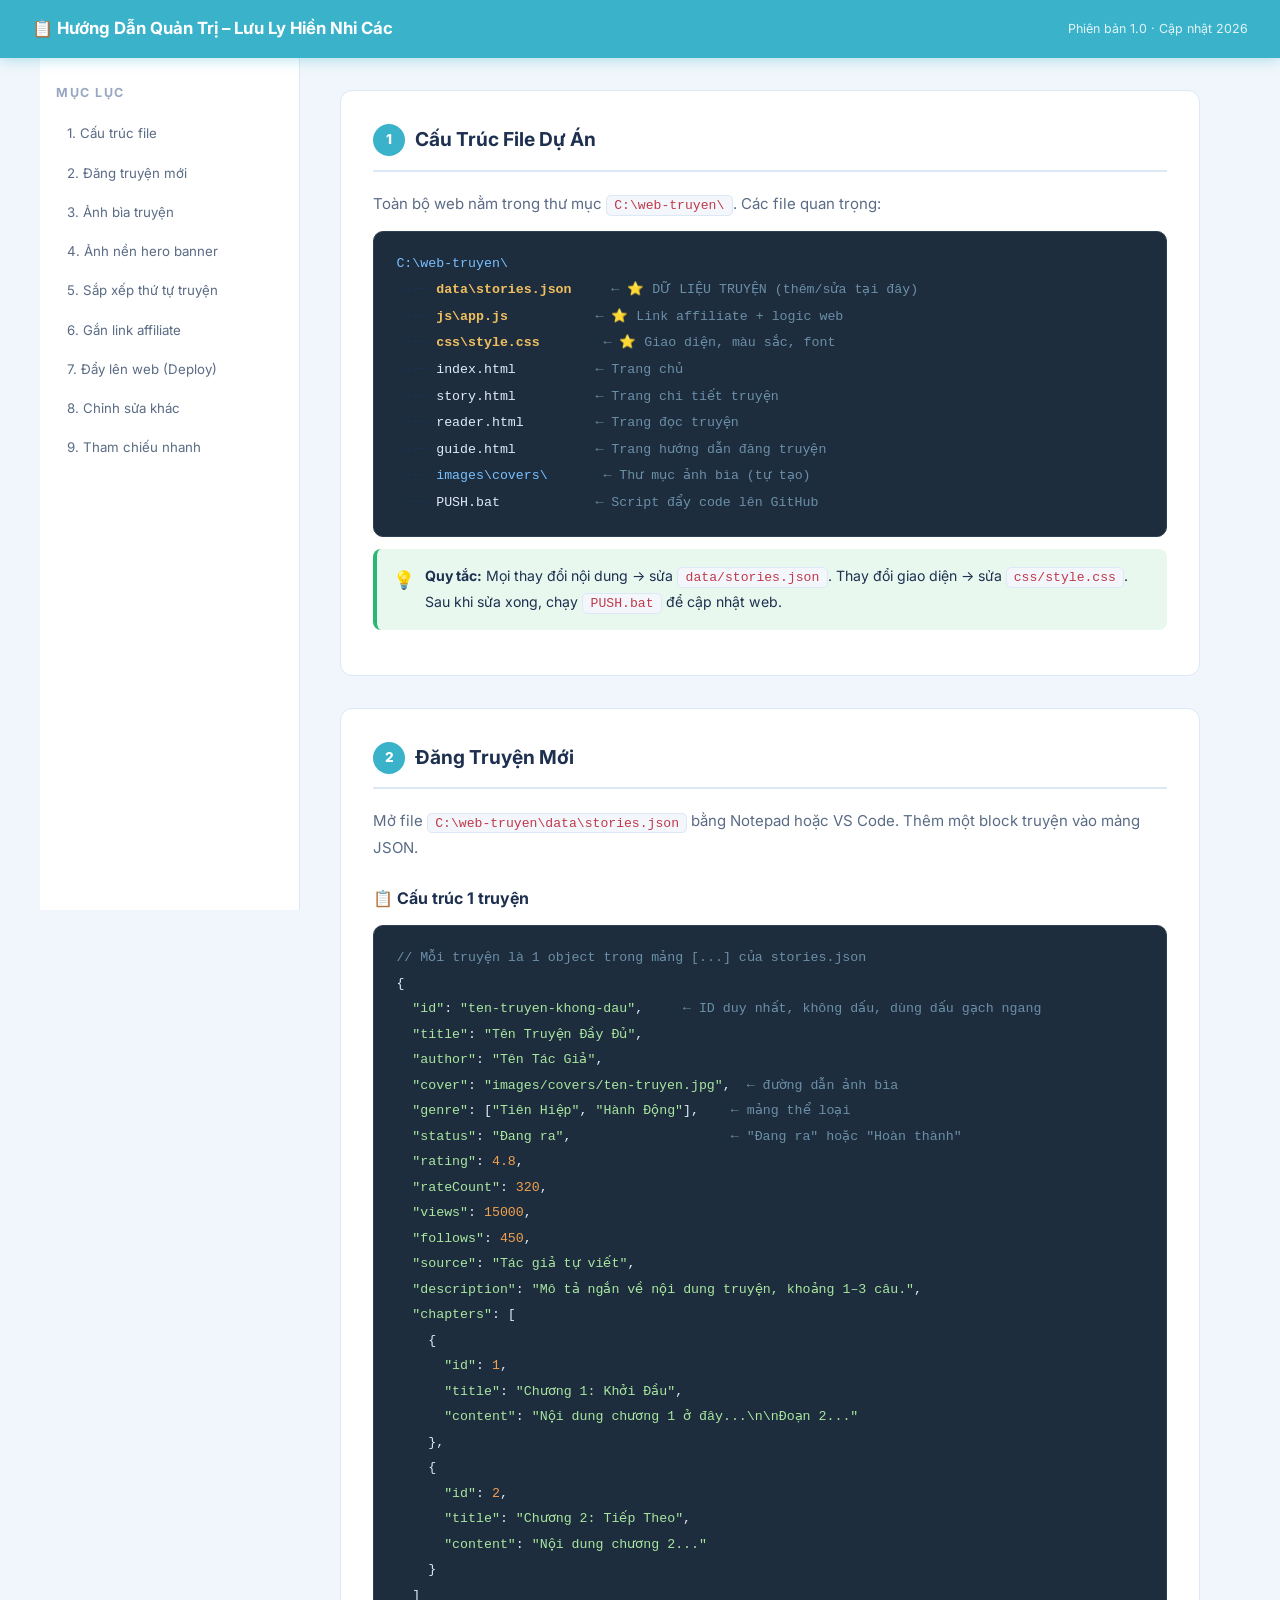
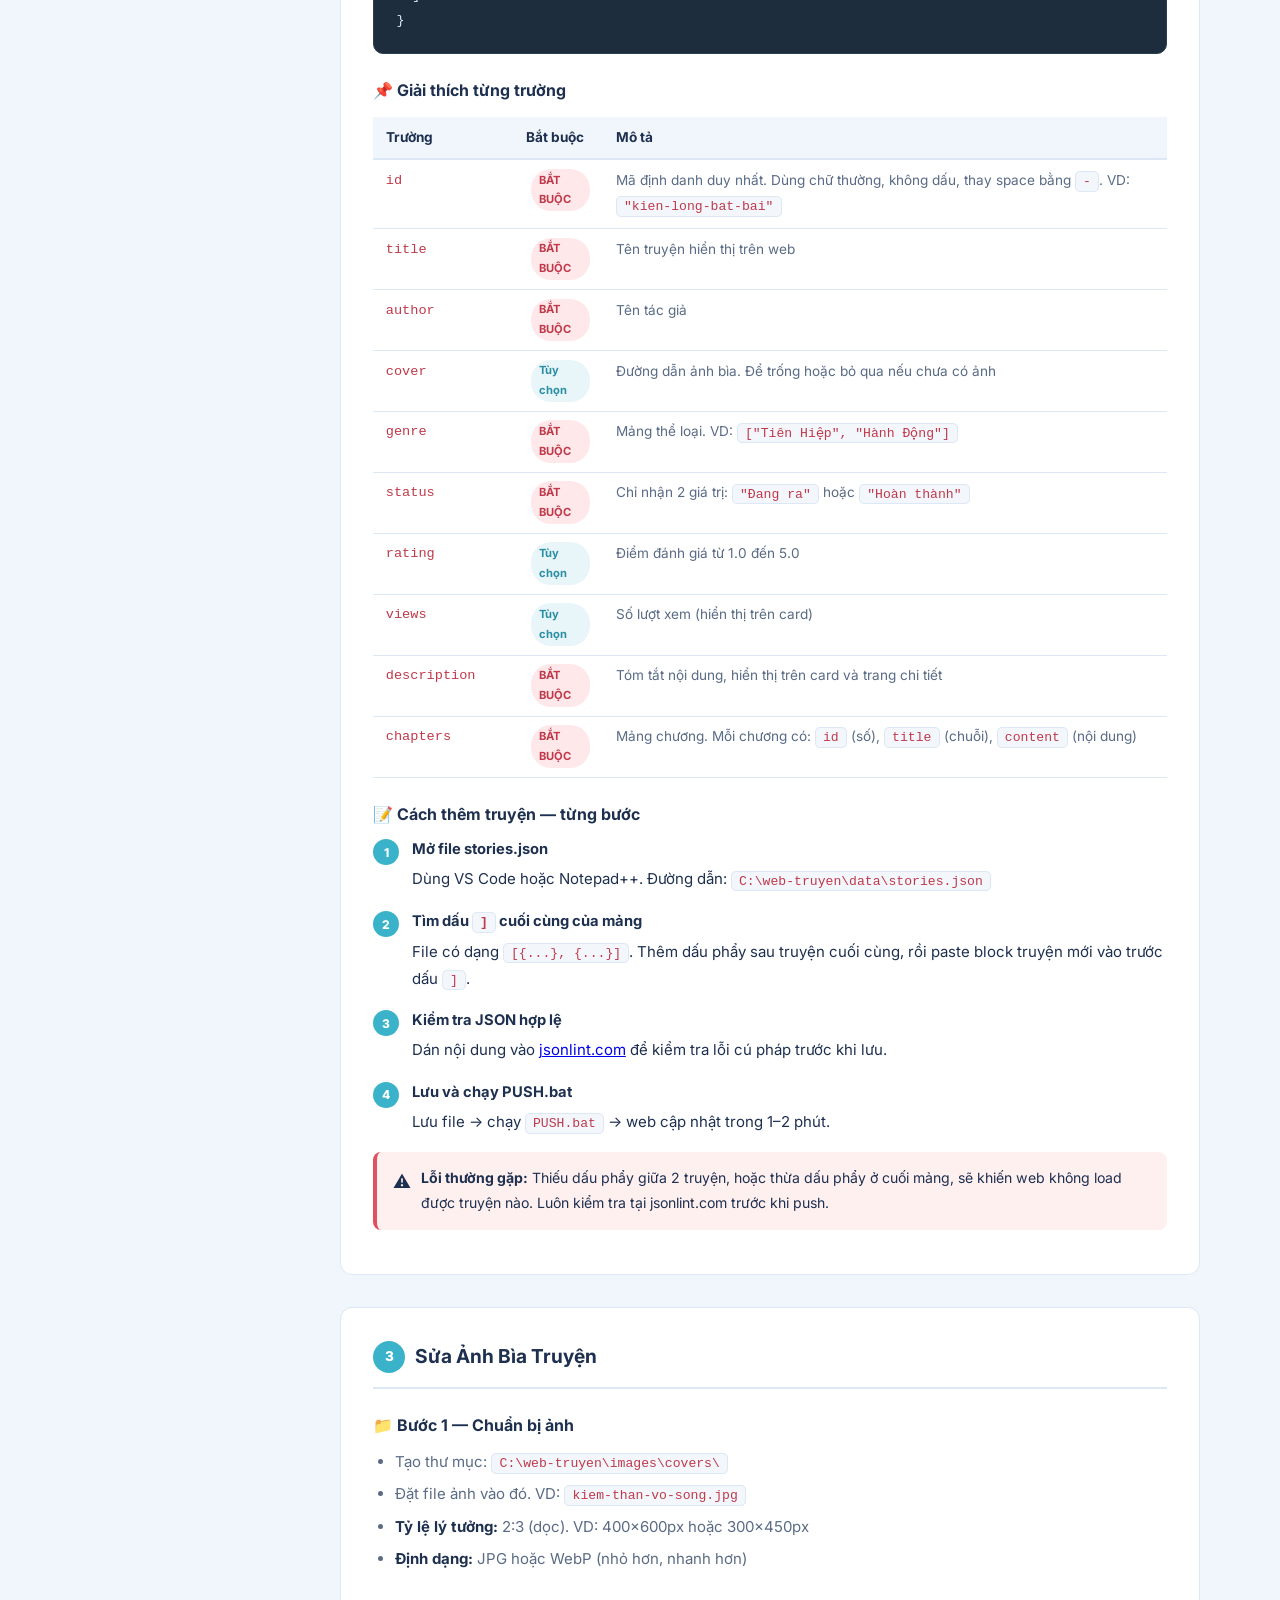
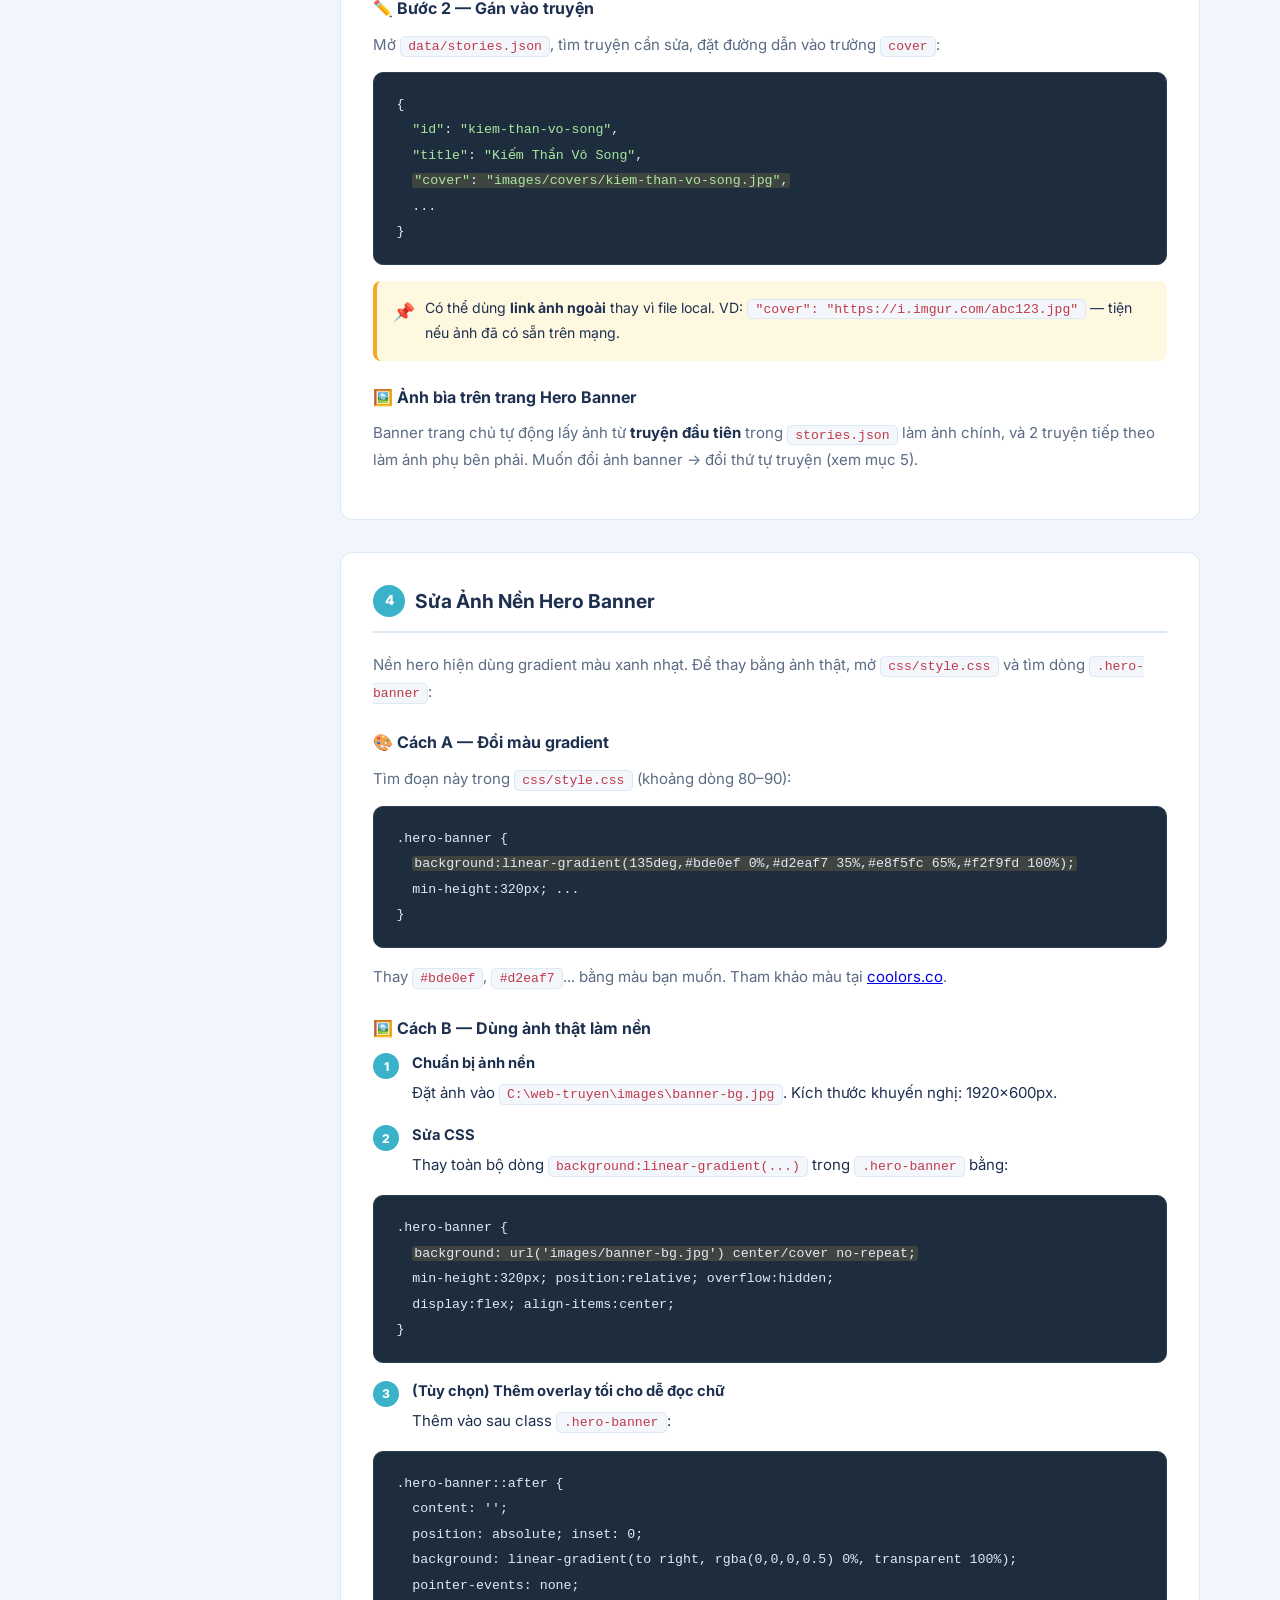
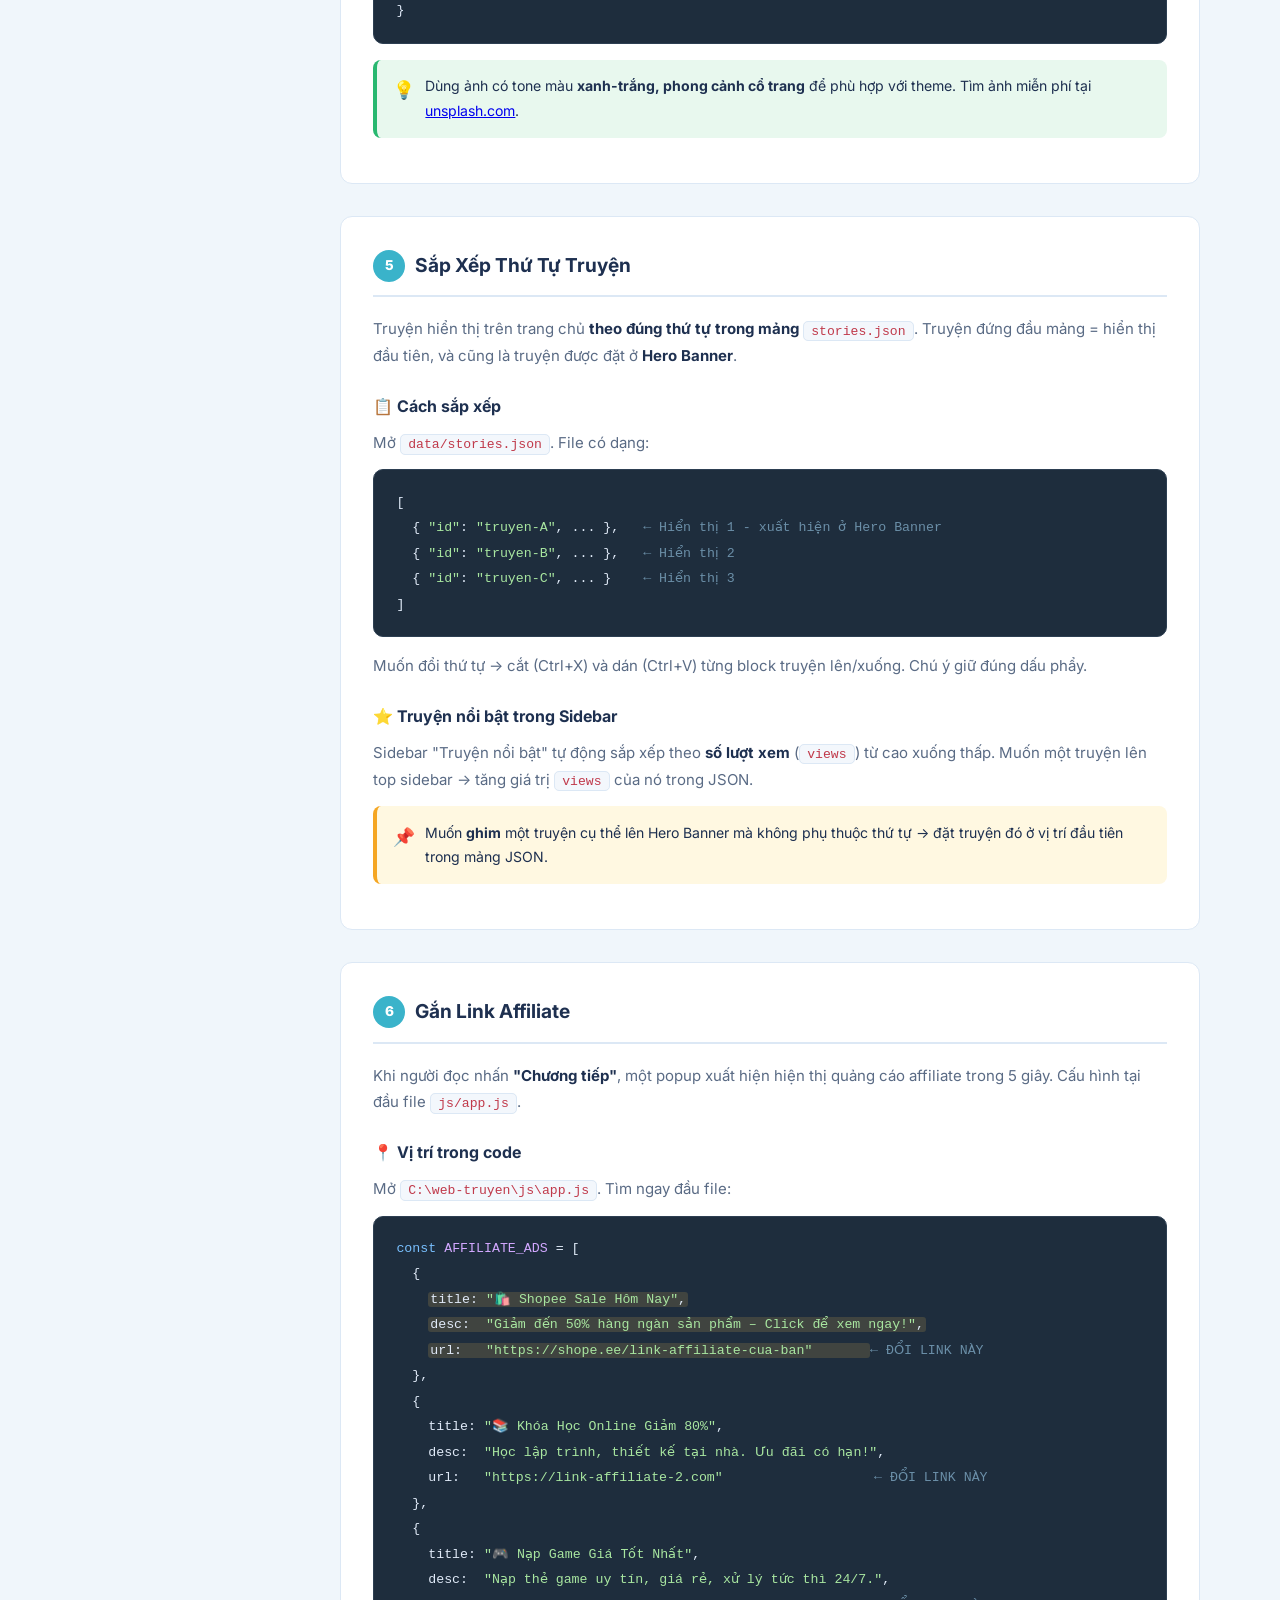
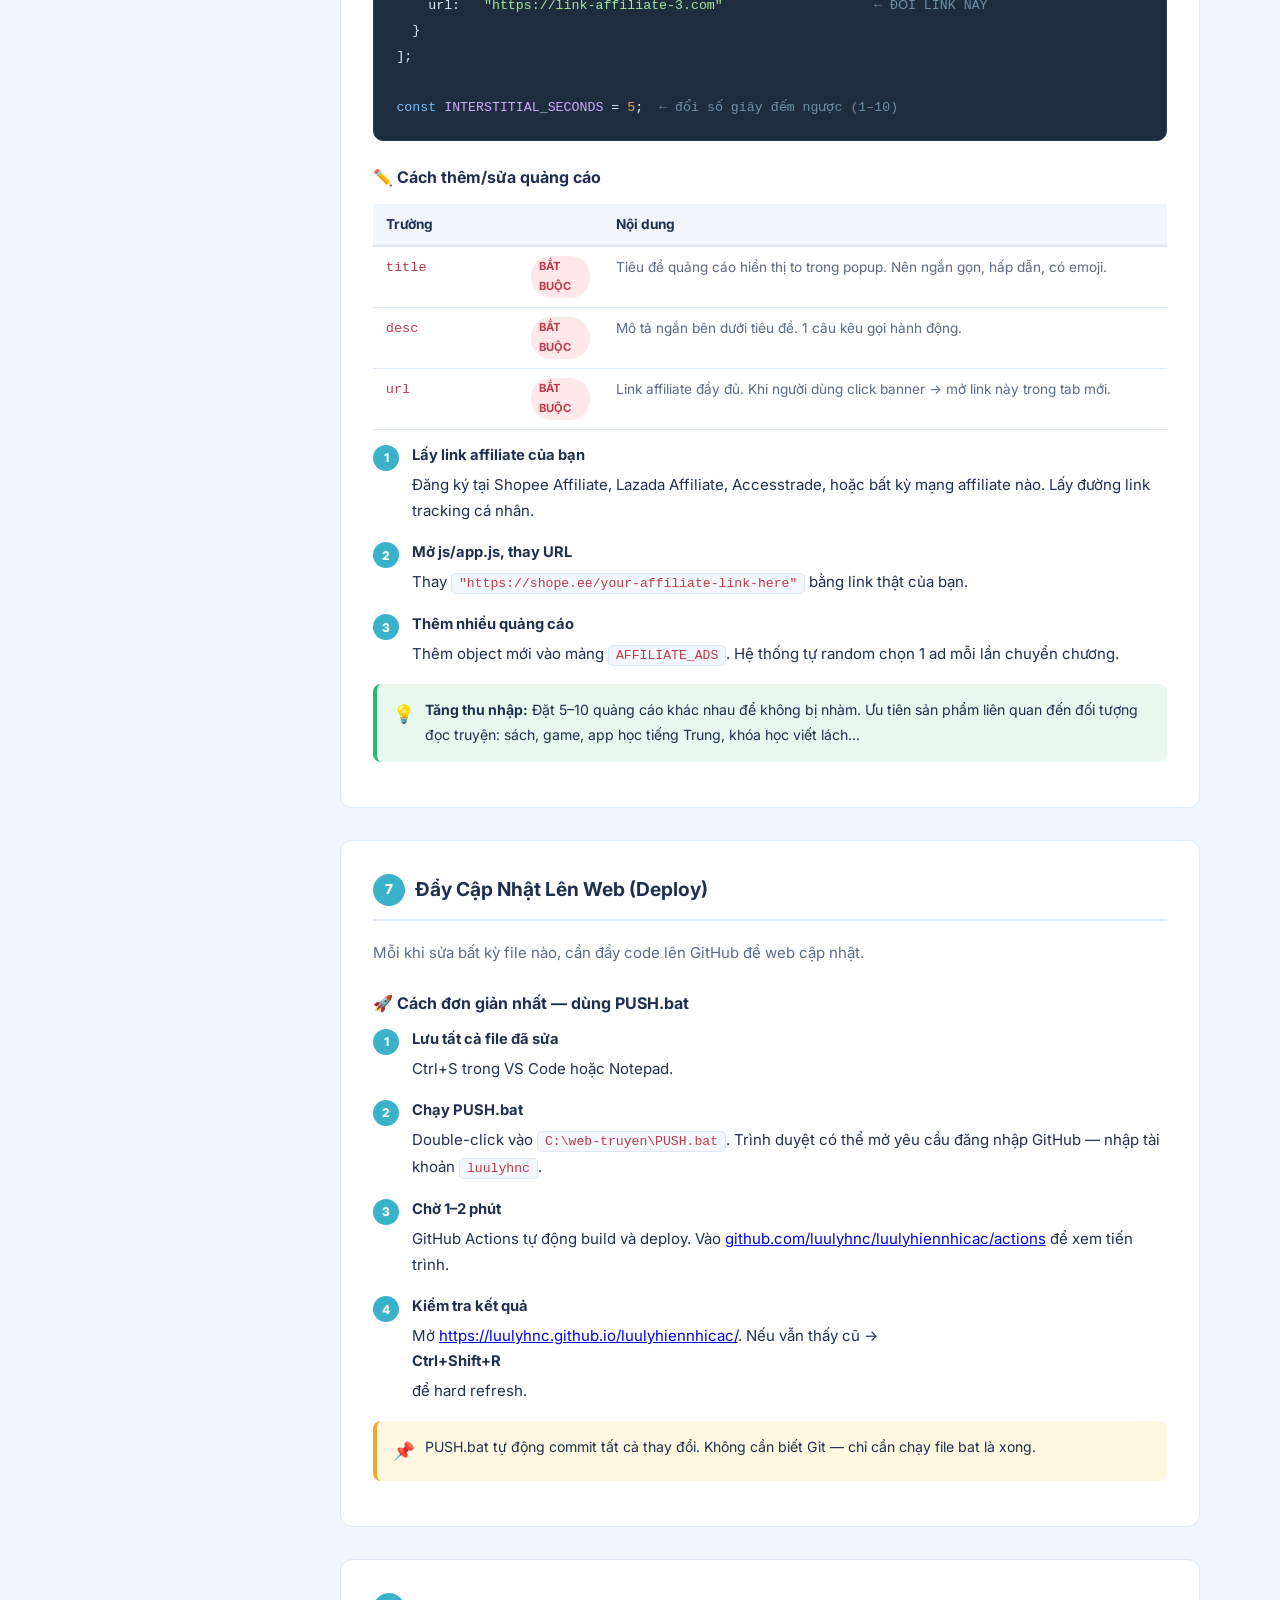
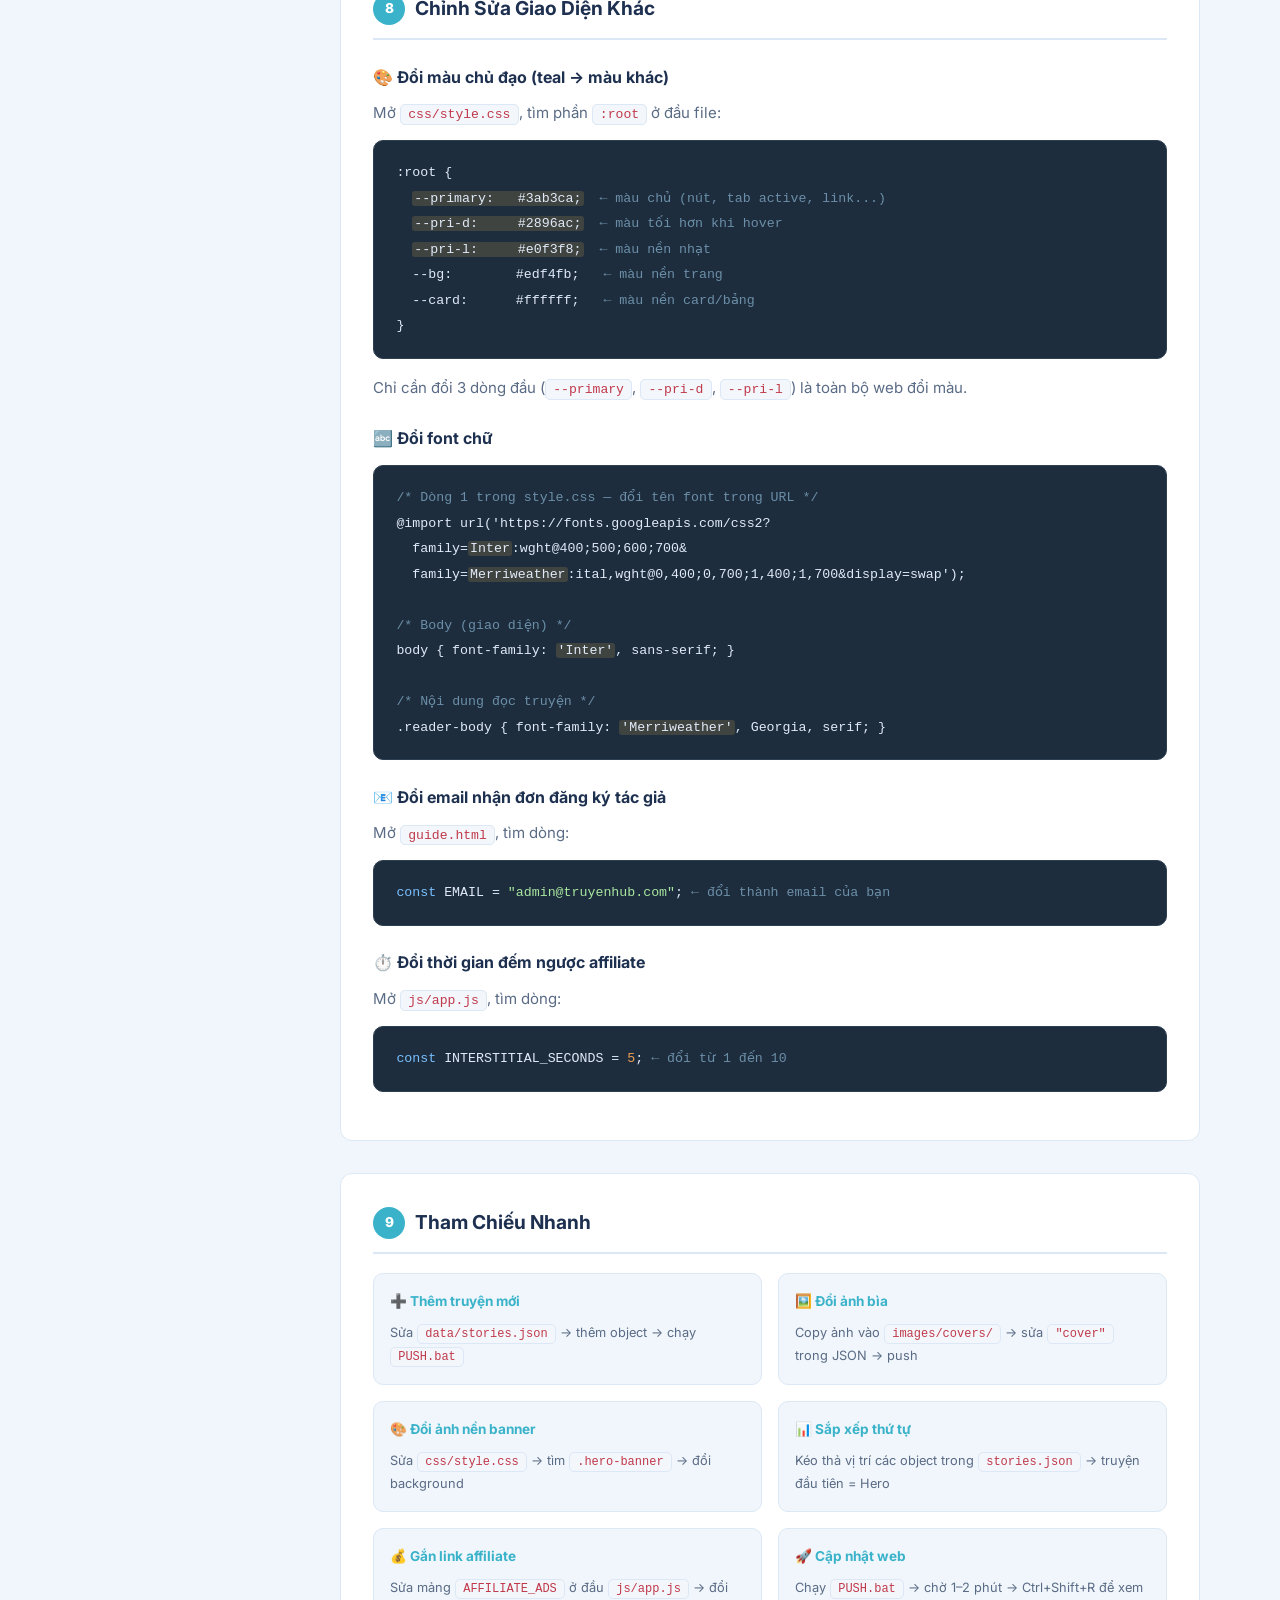
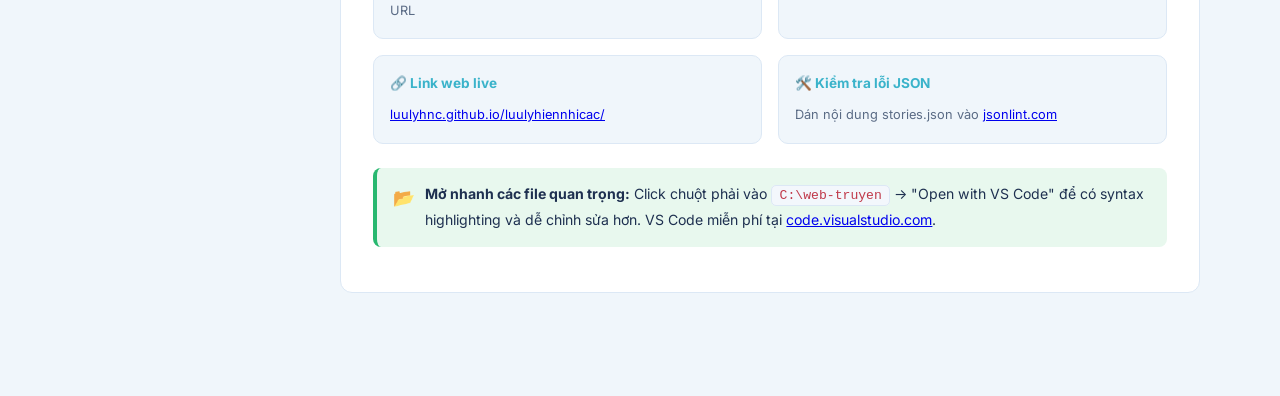
<file: HUONG-DAN-QUAN-TRI.html>
<!DOCTYPE html>
<html lang="vi">
<head>
<!-- Google Analytics (GA4) -->
<script async src="https://www.googletagmanager.com/gtag/js?id=G-MFC0XH8MX5"></script>
<script>
  window.dataLayer = window.dataLayer || [];
  function gtag(){dataLayer.push(arguments);}
  gtag('js', new Date());
  gtag('config', 'G-MFC0XH8MX5');
</script>

  <meta charset="UTF-8">
  <meta name="viewport" content="width=device-width, initial-scale=1.0">
  <title>Hướng Dẫn Quản Trị – Lưu Ly Hiền Nhi Các</title>
  <style>
    @import url('https://fonts.googleapis.com/css2?family=Inter:wght@400;500;600;700&display=swap');

    :root {
      --primary: #3ab3ca;
      --pri-l: #e0f3f8;
      --pri-d: #2896ac;
      --bg: #f0f6fb;
      --card: #ffffff;
      --border: #dce8f5;
      --text: #1e3050;
      --text2: #5a6b85;
      --text3: #97a8c0;
      --gold: #f5a623;
      --green: #28b870;
      --red: #e05060;
      --code-bg: #f3f7fc;
      --note-bg: #fff8e1;
      --tip-bg: #e8f8ee;
      --warn-bg: #fff0f0;
    }

    * { margin: 0; padding: 0; box-sizing: border-box; }
    body {
      font-family: 'Inter', sans-serif;
      background: var(--bg); color: var(--text);
      font-size: 15px; line-height: 1.75;
    }

    /* TOP NAV */
    .top-bar {
      background: var(--primary);
      color: white; padding: .9rem 2rem;
      display: flex; align-items: center; justify-content: space-between;
      position: sticky; top: 0; z-index: 100;
      box-shadow: 0 2px 12px rgba(58,179,202,.35);
    }
    .top-bar h1 { font-size: 1.05rem; font-weight: 700; }
    .top-bar span { font-size: .78rem; opacity: .85; }

    /* LAYOUT */
    .layout { display: flex; max-width: 1200px; margin: 0 auto; gap: 0; }

    /* SIDEBAR TOC */
    .toc {
      width: 260px; min-width: 260px;
      background: var(--card); border-right: 1.5px solid var(--border);
      position: sticky; top: 48px; height: calc(100vh - 48px);
      overflow-y: auto; padding: 1.5rem 1rem;
    }
    .toc h3 { font-size: .78rem; text-transform: uppercase; letter-spacing: 1.5px; color: var(--text3); margin-bottom: .8rem; }
    .toc-section { margin-bottom: .3rem; }
    .toc a {
      display: block; padding: .35rem .7rem; border-radius: 6px;
      font-size: .83rem; color: var(--text2); text-decoration: none;
      transition: all .15s;
    }
    .toc a:hover { background: var(--pri-l); color: var(--primary); }
    .toc a.active { background: var(--pri-l); color: var(--primary); font-weight: 600; }
    .toc .toc-sub { padding-left: 1.1rem; font-size: .78rem; color: var(--text3); }

    /* CONTENT */
    .content { flex: 1; min-width: 0; padding: 2rem 2.5rem 4rem; }

    /* SECTIONS */
    .section {
      background: var(--card); border: 1.5px solid var(--border);
      border-radius: 12px; padding: 2rem; margin-bottom: 2rem;
      scroll-margin-top: 64px;
    }
    .section-num {
      display: inline-flex; align-items: center; justify-content: center;
      width: 32px; height: 32px; border-radius: 50%;
      background: var(--primary); color: white;
      font-size: .85rem; font-weight: 800; margin-right: .6rem; flex-shrink: 0;
    }
    .section h2 {
      font-size: 1.2rem; font-weight: 700; margin-bottom: 1.2rem;
      display: flex; align-items: center; padding-bottom: .8rem;
      border-bottom: 2px solid var(--border);
    }
    .section h3 { font-size: 1rem; font-weight: 700; margin: 1.4rem 0 .6rem; color: var(--text); }
    .section p { color: var(--text2); margin-bottom: .8rem; }
    .section ul, .section ol { padding-left: 1.4rem; color: var(--text2); margin-bottom: .8rem; }
    .section li { margin-bottom: .35rem; }
    .section strong { color: var(--text); }

    /* CODE BLOCKS */
    code {
      background: var(--code-bg); border: 1px solid var(--border);
      border-radius: 5px; padding: .12rem .45rem;
      font-family: 'Consolas','Courier New',monospace;
      font-size: .82rem; color: #c0394a;
    }
    pre {
      background: #1e2d3d; border-radius: 10px;
      padding: 1.2rem 1.4rem; margin: .8rem 0 1rem;
      overflow-x: auto; line-height: 1.7;
      border: 1.5px solid #2d3f52;
    }
    pre code {
      background: none; border: none; padding: 0;
      font-size: .83rem; color: #e0eaf8;
    }
    .cm  { color: #6b8fa8; }   /* comment */
    .ky  { color: #79c0ff; }   /* keyword */
    .st  { color: #a8e6a0; }   /* string */
    .nu  { color: #f0a050; }   /* number */
    .fn  { color: #d2a8ff; }   /* function name */
    .hl  { background: rgba(255,200,80,.15); border-radius:3px; padding:0 2px; } /* highlight */

    /* CALLOUT BOXES */
    .note, .tip, .warn {
      border-radius: 8px; padding: .9rem 1rem;
      margin: .8rem 0; font-size: .88rem; display: flex; gap: .65rem; align-items: flex-start;
    }
    .note { background: var(--note-bg); border-left: 4px solid var(--gold); }
    .tip  { background: var(--tip-bg);  border-left: 4px solid var(--green); }
    .warn { background: var(--warn-bg); border-left: 4px solid var(--red); }
    .note-icon { font-size: 1.1rem; flex-shrink: 0; margin-top: 1px; }
    .note p, .tip p, .warn p { margin: 0; color: var(--text); }

    /* FILE TREE */
    .file-tree {
      background: #1e2d3d; border-radius: 10px;
      padding: 1.2rem 1.4rem; font-family: 'Consolas',monospace;
      font-size: .83rem; line-height: 2;
      border: 1.5px solid #2d3f52;
    }
    .ft-dir   { color: #79c0ff; }
    .ft-file  { color: #e0eaf8; }
    .ft-imp   { color: #f0c060; font-weight: 700; }
    .ft-note  { color: #6b8fa8; }

    /* STEP BADGES */
    .step {
      display: flex; gap: .8rem; margin-bottom: 1rem; align-items: flex-start;
    }
    .step-num {
      width: 26px; height: 26px; border-radius: 50%; background: var(--primary);
      color: white; font-size: .75rem; font-weight: 800;
      display: flex; align-items: center; justify-content: center; flex-shrink: 0; margin-top: 2px;
    }
    .step-body { flex: 1; }
    .step-body strong { display: block; font-size: .92rem; margin-bottom: .2rem; }

    /* FIELD TABLE */
    .field-table { width: 100%; border-collapse: collapse; margin: .8rem 0; font-size: .85rem; }
    .field-table th {
      background: var(--bg); color: var(--text); text-align: left;
      padding: .55rem .8rem; border-bottom: 2px solid var(--border); font-weight: 700;
    }
    .field-table td {
      padding: .55rem .8rem; border-bottom: 1px solid var(--border); vertical-align: top;
    }
    .field-table td:first-child { font-family: monospace; color: #c0394a; white-space: nowrap; width: 140px; }
    .field-table td:nth-child(2) { color: var(--text2); width: 90px; }
    .field-table td:nth-child(3) { color: var(--text2); }
    .field-table tr:hover td { background: #f8fbff; }

    /* BADGE */
    .badge {
      display: inline-block; border-radius: 20px; padding: .1rem .55rem;
      font-size: .7rem; font-weight: 700; margin-left: .3rem;
    }
    .badge-req { background: #ffe8ea; color: #c0394a; }
    .badge-opt { background: #e8f5f9; color: #2a8fa5; }

    /* QUICK REF CARD */
    .quick-cards { display: grid; grid-template-columns: 1fr 1fr; gap: 1rem; margin-top: 1rem; }
    .quick-card {
      background: var(--bg); border: 1.5px solid var(--border); border-radius: 10px; padding: 1rem;
    }
    .quick-card h4 { font-size: .85rem; font-weight: 700; margin-bottom: .5rem; color: var(--primary); }
    .quick-card p { font-size: .8rem; color: var(--text2); margin: 0; }
    .quick-card code { font-size: .75rem; }

    @media (max-width: 900px) {
      .toc { display: none; }
      .content { padding: 1.2rem 1rem 3rem; }
      .quick-cards { grid-template-columns: 1fr; }
    }
  </style>
</head>
<body>

<div class="top-bar">
  <h1>📋 Hướng Dẫn Quản Trị – Lưu Ly Hiền Nhi Các</h1>
  <span>Phiên bản 1.0 · Cập nhật 2026</span>
</div>

<div class="layout">

  <!-- TOC SIDEBAR -->
  <nav class="toc">
    <h3>Mục lục</h3>
    <div class="toc-section"><a href="#s1">1. Cấu trúc file</a></div>
    <div class="toc-section"><a href="#s2">2. Đăng truyện mới</a></div>
    <div class="toc-section"><a href="#s3">3. Ảnh bìa truyện</a></div>
    <div class="toc-section"><a href="#s4">4. Ảnh nền hero banner</a></div>
    <div class="toc-section"><a href="#s5">5. Sắp xếp thứ tự truyện</a></div>
    <div class="toc-section"><a href="#s6">6. Gắn link affiliate</a></div>
    <div class="toc-section"><a href="#s7">7. Đẩy lên web (Deploy)</a></div>
    <div class="toc-section"><a href="#s8">8. Chỉnh sửa khác</a></div>
    <div class="toc-section"><a href="#s9">9. Tham chiếu nhanh</a></div>
  </nav>

  <!-- MAIN CONTENT -->
  <main class="content">

    <!-- S1: CẤU TRÚC FILE -->
    <section class="section" id="s1">
      <h2><span class="section-num">1</span> Cấu Trúc File Dự Án</h2>
      <p>Toàn bộ web nằm trong thư mục <code>C:\web-truyen\</code>. Các file quan trọng:</p>
      <div class="file-tree">
        <div><span class="ft-dir">C:\web-truyen\</span></div>
        <div>&nbsp;├── <span class="ft-imp">data\stories.json</span> &nbsp;&nbsp;&nbsp;&nbsp;<span class="ft-note">← ⭐ DỮ LIỆU TRUYỆN (thêm/sửa tại đây)</span></div>
        <div>&nbsp;├── <span class="ft-imp">js\app.js</span> &nbsp;&nbsp;&nbsp;&nbsp;&nbsp;&nbsp;&nbsp;&nbsp;&nbsp;&nbsp;<span class="ft-note">← ⭐ Link affiliate + logic web</span></div>
        <div>&nbsp;├── <span class="ft-imp">css\style.css</span> &nbsp;&nbsp;&nbsp;&nbsp;&nbsp;&nbsp;&nbsp;<span class="ft-note">← ⭐ Giao diện, màu sắc, font</span></div>
        <div>&nbsp;├── <span class="ft-file">index.html</span> &nbsp;&nbsp;&nbsp;&nbsp;&nbsp;&nbsp;&nbsp;&nbsp;&nbsp;<span class="ft-note">← Trang chủ</span></div>
        <div>&nbsp;├── <span class="ft-file">story.html</span> &nbsp;&nbsp;&nbsp;&nbsp;&nbsp;&nbsp;&nbsp;&nbsp;&nbsp;<span class="ft-note">← Trang chi tiết truyện</span></div>
        <div>&nbsp;├── <span class="ft-file">reader.html</span> &nbsp;&nbsp;&nbsp;&nbsp;&nbsp;&nbsp;&nbsp;&nbsp;<span class="ft-note">← Trang đọc truyện</span></div>
        <div>&nbsp;├── <span class="ft-file">guide.html</span> &nbsp;&nbsp;&nbsp;&nbsp;&nbsp;&nbsp;&nbsp;&nbsp;&nbsp;<span class="ft-note">← Trang hướng dẫn đăng truyện</span></div>
        <div>&nbsp;├── <span class="ft-dir">images\covers\</span> &nbsp;&nbsp;&nbsp;&nbsp;&nbsp;&nbsp;<span class="ft-note">← Thư mục ảnh bìa (tự tạo)</span></div>
        <div>&nbsp;└── <span class="ft-file">PUSH.bat</span> &nbsp;&nbsp;&nbsp;&nbsp;&nbsp;&nbsp;&nbsp;&nbsp;&nbsp;&nbsp;&nbsp;<span class="ft-note">← Script đẩy code lên GitHub</span></div>
      </div>
      <div class="tip">
        <span class="note-icon">💡</span>
        <p><strong>Quy tắc:</strong> Mọi thay đổi nội dung → sửa <code>data/stories.json</code>. Thay đổi giao diện → sửa <code>css/style.css</code>. Sau khi sửa xong, chạy <code>PUSH.bat</code> để cập nhật web.</p>
      </div>
    </section>

    <!-- S2: ĐĂNG TRUYỆN -->
    <section class="section" id="s2">
      <h2><span class="section-num">2</span> Đăng Truyện Mới</h2>
      <p>Mở file <code>C:\web-truyen\data\stories.json</code> bằng Notepad hoặc VS Code. Thêm một block truyện vào mảng JSON.</p>

      <h3>📋 Cấu trúc 1 truyện</h3>
      <pre><code><span class="cm">// Mỗi truyện là 1 object trong mảng [...] của stories.json</span>
{
  <span class="st">"id"</span>: <span class="st">"ten-truyen-khong-dau"</span>,     <span class="cm">← ID duy nhất, không dấu, dùng dấu gạch ngang</span>
  <span class="st">"title"</span>: <span class="st">"Tên Truyện Đầy Đủ"</span>,
  <span class="st">"author"</span>: <span class="st">"Tên Tác Giả"</span>,
  <span class="st">"cover"</span>: <span class="st">"images/covers/ten-truyen.jpg"</span>,  <span class="cm">← đường dẫn ảnh bìa</span>
  <span class="st">"genre"</span>: [<span class="st">"Tiên Hiệp"</span>, <span class="st">"Hành Động"</span>],    <span class="cm">← mảng thể loại</span>
  <span class="st">"status"</span>: <span class="st">"Đang ra"</span>,                    <span class="cm">← "Đang ra" hoặc "Hoàn thành"</span>
  <span class="st">"rating"</span>: <span class="nu">4.8</span>,
  <span class="st">"rateCount"</span>: <span class="nu">320</span>,
  <span class="st">"views"</span>: <span class="nu">15000</span>,
  <span class="st">"follows"</span>: <span class="nu">450</span>,
  <span class="st">"source"</span>: <span class="st">"Tác giả tự viết"</span>,
  <span class="st">"description"</span>: <span class="st">"Mô tả ngắn về nội dung truyện, khoảng 1–3 câu."</span>,
  <span class="st">"chapters"</span>: [
    {
      <span class="st">"id"</span>: <span class="nu">1</span>,
      <span class="st">"title"</span>: <span class="st">"Chương 1: Khởi Đầu"</span>,
      <span class="st">"content"</span>: <span class="st">"Nội dung chương 1 ở đây...\n\nĐoạn 2..."</span>
    },
    {
      <span class="st">"id"</span>: <span class="nu">2</span>,
      <span class="st">"title"</span>: <span class="st">"Chương 2: Tiếp Theo"</span>,
      <span class="st">"content"</span>: <span class="st">"Nội dung chương 2..."</span>
    }
  ]
}</code></pre>

      <h3>📌 Giải thích từng trường</h3>
      <table class="field-table">
        <tr><th>Trường</th><th>Bắt buộc</th><th>Mô tả</th></tr>
        <tr><td>id</td><td><span class="badge badge-req">BẮT BUỘC</span></td><td>Mã định danh duy nhất. Dùng chữ thường, không dấu, thay space bằng <code>-</code>. VD: <code>"kien-long-bat-bai"</code></td></tr>
        <tr><td>title</td><td><span class="badge badge-req">BẮT BUỘC</span></td><td>Tên truyện hiển thị trên web</td></tr>
        <tr><td>author</td><td><span class="badge badge-req">BẮT BUỘC</span></td><td>Tên tác giả</td></tr>
        <tr><td>cover</td><td><span class="badge badge-opt">Tùy chọn</span></td><td>Đường dẫn ảnh bìa. Để trống hoặc bỏ qua nếu chưa có ảnh</td></tr>
        <tr><td>genre</td><td><span class="badge badge-req">BẮT BUỘC</span></td><td>Mảng thể loại. VD: <code>["Tiên Hiệp", "Hành Động"]</code></td></tr>
        <tr><td>status</td><td><span class="badge badge-req">BẮT BUỘC</span></td><td>Chỉ nhận 2 giá trị: <code>"Đang ra"</code> hoặc <code>"Hoàn thành"</code></td></tr>
        <tr><td>rating</td><td><span class="badge badge-opt">Tùy chọn</span></td><td>Điểm đánh giá từ 1.0 đến 5.0</td></tr>
        <tr><td>views</td><td><span class="badge badge-opt">Tùy chọn</span></td><td>Số lượt xem (hiển thị trên card)</td></tr>
        <tr><td>description</td><td><span class="badge badge-req">BẮT BUỘC</span></td><td>Tóm tắt nội dung, hiển thị trên card và trang chi tiết</td></tr>
        <tr><td>chapters</td><td><span class="badge badge-req">BẮT BUỘC</span></td><td>Mảng chương. Mỗi chương có: <code>id</code> (số), <code>title</code> (chuỗi), <code>content</code> (nội dung)</td></tr>
      </table>

      <h3>📝 Cách thêm truyện — từng bước</h3>
      <div class="step">
        <div class="step-num">1</div>
        <div class="step-body">
          <strong>Mở file stories.json</strong>
          Dùng VS Code hoặc Notepad++. Đường dẫn: <code>C:\web-truyen\data\stories.json</code>
        </div>
      </div>
      <div class="step">
        <div class="step-num">2</div>
        <div class="step-body">
          <strong>Tìm dấu <code>]</code> cuối cùng của mảng</strong>
          File có dạng <code>[{...}, {...}]</code>. Thêm dấu phẩy sau truyện cuối cùng, rồi paste block truyện mới vào trước dấu <code>]</code>.
        </div>
      </div>
      <div class="step">
        <div class="step-num">3</div>
        <div class="step-body">
          <strong>Kiểm tra JSON hợp lệ</strong>
          Dán nội dung vào <a href="https://jsonlint.com" target="_blank">jsonlint.com</a> để kiểm tra lỗi cú pháp trước khi lưu.
        </div>
      </div>
      <div class="step">
        <div class="step-num">4</div>
        <div class="step-body">
          <strong>Lưu và chạy PUSH.bat</strong>
          Lưu file → chạy <code>PUSH.bat</code> → web cập nhật trong 1–2 phút.
        </div>
      </div>

      <div class="warn">
        <span class="note-icon">⚠️</span>
        <p><strong>Lỗi thường gặp:</strong> Thiếu dấu phẩy giữa 2 truyện, hoặc thừa dấu phẩy ở cuối mảng, sẽ khiến web không load được truyện nào. Luôn kiểm tra tại jsonlint.com trước khi push.</p>
      </div>
    </section>

    <!-- S3: ẢNH BÌA -->
    <section class="section" id="s3">
      <h2><span class="section-num">3</span> Sửa Ảnh Bìa Truyện</h2>

      <h3>📁 Bước 1 — Chuẩn bị ảnh</h3>
      <ul>
        <li>Tạo thư mục: <code>C:\web-truyen\images\covers\</code></li>
        <li>Đặt file ảnh vào đó. VD: <code>kiem-than-vo-song.jpg</code></li>
        <li><strong>Tỷ lệ lý tưởng:</strong> 2:3 (dọc). VD: 400×600px hoặc 300×450px</li>
        <li><strong>Định dạng:</strong> JPG hoặc WebP (nhỏ hơn, nhanh hơn)</li>
      </ul>

      <h3>✏️ Bước 2 — Gán vào truyện</h3>
      <p>Mở <code>data/stories.json</code>, tìm truyện cần sửa, đặt đường dẫn vào trường <code>cover</code>:</p>
      <pre><code>{
  <span class="st">"id"</span>: <span class="st">"kiem-than-vo-song"</span>,
  <span class="st">"title"</span>: <span class="st">"Kiếm Thần Vô Song"</span>,
  <span class="hl"><span class="st">"cover"</span>: <span class="st">"images/covers/kiem-than-vo-song.jpg"</span>,</span>
  ...
}</code></pre>

      <div class="note">
        <span class="note-icon">📌</span>
        <p>Có thể dùng <strong>link ảnh ngoài</strong> thay vì file local. VD: <code>"cover": "https://i.imgur.com/abc123.jpg"</code> — tiện nếu ảnh đã có sẵn trên mạng.</p>
      </div>

      <h3>🖼️ Ảnh bìa trên trang Hero Banner</h3>
      <p>Banner trang chủ tự động lấy ảnh từ <strong>truyện đầu tiên</strong> trong <code>stories.json</code> làm ảnh chính, và 2 truyện tiếp theo làm ảnh phụ bên phải. Muốn đổi ảnh banner → đổi thứ tự truyện (xem mục 5).</p>
    </section>

    <!-- S4: ẢNH NỀN HERO -->
    <section class="section" id="s4">
      <h2><span class="section-num">4</span> Sửa Ảnh Nền Hero Banner</h2>
      <p>Nền hero hiện dùng gradient màu xanh nhạt. Để thay bằng ảnh thật, mở <code>css/style.css</code> và tìm dòng <code>.hero-banner</code>:</p>

      <h3>🎨 Cách A — Đổi màu gradient</h3>
      <p>Tìm đoạn này trong <code>css/style.css</code> (khoảng dòng 80–90):</p>
      <pre><code>.hero-banner {
  <span class="hl">background:linear-gradient(135deg,#bde0ef 0%,#d2eaf7 35%,#e8f5fc 65%,#f2f9fd 100%);</span>
  min-height:320px; ...
}</code></pre>
      <p>Thay <code>#bde0ef</code>, <code>#d2eaf7</code>... bằng màu bạn muốn. Tham khảo màu tại <a href="https://coolors.co" target="_blank">coolors.co</a>.</p>

      <h3>🖼️ Cách B — Dùng ảnh thật làm nền</h3>
      <div class="step">
        <div class="step-num">1</div>
        <div class="step-body">
          <strong>Chuẩn bị ảnh nền</strong>
          Đặt ảnh vào <code>C:\web-truyen\images\banner-bg.jpg</code>. Kích thước khuyến nghị: 1920×600px.
        </div>
      </div>
      <div class="step">
        <div class="step-num">2</div>
        <div class="step-body">
          <strong>Sửa CSS</strong>
          Thay toàn bộ dòng <code>background:linear-gradient(...)</code> trong <code>.hero-banner</code> bằng:
        </div>
      </div>
      <pre><code>.hero-banner {
  <span class="hl">background: url('images/banner-bg.jpg') center/cover no-repeat;</span>
  min-height:320px; position:relative; overflow:hidden;
  display:flex; align-items:center;
}</code></pre>
      <div class="step">
        <div class="step-num">3</div>
        <div class="step-body">
          <strong>(Tùy chọn) Thêm overlay tối cho dễ đọc chữ</strong>
          Thêm vào sau class <code>.hero-banner</code>:
        </div>
      </div>
      <pre><code>.hero-banner::after {
  content: '';
  position: absolute; inset: 0;
  background: linear-gradient(to right, rgba(0,0,0,0.5) 0%, transparent 100%);
  pointer-events: none;
}</code></pre>

      <div class="tip">
        <span class="note-icon">💡</span>
        <p>Dùng ảnh có tone màu <strong>xanh-trắng, phong cảnh cổ trang</strong> để phù hợp với theme. Tìm ảnh miễn phí tại <a href="https://unsplash.com/s/photos/chinese-ancient" target="_blank">unsplash.com</a>.</p>
      </div>
    </section>

    <!-- S5: SẮP XẾP THỨ TỰ -->
    <section class="section" id="s5">
      <h2><span class="section-num">5</span> Sắp Xếp Thứ Tự Truyện</h2>
      <p>Truyện hiển thị trên trang chủ <strong>theo đúng thứ tự trong mảng</strong> <code>stories.json</code>. Truyện đứng đầu mảng = hiển thị đầu tiên, và cũng là truyện được đặt ở <strong>Hero Banner</strong>.</p>

      <h3>📋 Cách sắp xếp</h3>
      <p>Mở <code>data/stories.json</code>. File có dạng:</p>
      <pre><code>[
  { <span class="st">"id"</span>: <span class="st">"truyen-A"</span>, ... },   <span class="cm">← Hiển thị 1 - xuất hiện ở Hero Banner</span>
  { <span class="st">"id"</span>: <span class="st">"truyen-B"</span>, ... },   <span class="cm">← Hiển thị 2</span>
  { <span class="st">"id"</span>: <span class="st">"truyen-C"</span>, ... }    <span class="cm">← Hiển thị 3</span>
]</code></pre>
      <p>Muốn đổi thứ tự → cắt (Ctrl+X) và dán (Ctrl+V) từng block truyện lên/xuống. Chú ý giữ đúng dấu phẩy.</p>

      <h3>⭐ Truyện nổi bật trong Sidebar</h3>
      <p>Sidebar "Truyện nổi bật" tự động sắp xếp theo <strong>số lượt xem</strong> (<code>views</code>) từ cao xuống thấp. Muốn một truyện lên top sidebar → tăng giá trị <code>views</code> của nó trong JSON.</p>

      <div class="note">
        <span class="note-icon">📌</span>
        <p>Muốn <strong>ghim</strong> một truyện cụ thể lên Hero Banner mà không phụ thuộc thứ tự → đặt truyện đó ở vị trí đầu tiên trong mảng JSON.</p>
      </div>
    </section>

    <!-- S6: AFFILIATE -->
    <section class="section" id="s6">
      <h2><span class="section-num">6</span> Gắn Link Affiliate</h2>
      <p>Khi người đọc nhấn <strong>"Chương tiếp"</strong>, một popup xuất hiện hiện thị quảng cáo affiliate trong 5 giây. Cấu hình tại đầu file <code>js/app.js</code>.</p>

      <h3>📍 Vị trí trong code</h3>
      <p>Mở <code>C:\web-truyen\js\app.js</code>. Tìm ngay đầu file:</p>
      <pre><code><span class="ky">const</span> <span class="fn">AFFILIATE_ADS</span> = [
  {
    <span class="hl">title: <span class="st">"🛍️ Shopee Sale Hôm Nay"</span>,</span>
    <span class="hl">desc:  <span class="st">"Giảm đến 50% hàng ngàn sản phẩm – Click để xem ngay!"</span>,</span>
    <span class="hl">url:   <span class="st">"https://shope.ee/link-affiliate-cua-ban"</span>       </span><span class="cm">← ĐỔI LINK NÀY</span>
  },
  {
    title: <span class="st">"📚 Khóa Học Online Giảm 80%"</span>,
    desc:  <span class="st">"Học lập trình, thiết kế tại nhà. Ưu đãi có hạn!"</span>,
    url:   <span class="st">"https://link-affiliate-2.com"</span>                   <span class="cm">← ĐỔI LINK NÀY</span>
  },
  {
    title: <span class="st">"🎮 Nạp Game Giá Tốt Nhất"</span>,
    desc:  <span class="st">"Nạp thẻ game uy tín, giá rẻ, xử lý tức thì 24/7."</span>,
    url:   <span class="st">"https://link-affiliate-3.com"</span>                   <span class="cm">← ĐỔI LINK NÀY</span>
  }
];

<span class="ky">const</span> <span class="fn">INTERSTITIAL_SECONDS</span> = <span class="nu">5</span>;  <span class="cm">← đổi số giây đếm ngược (1–10)</span></code></pre>

      <h3>✏️ Cách thêm/sửa quảng cáo</h3>
      <table class="field-table">
        <tr><th>Trường</th><th></th><th>Nội dung</th></tr>
        <tr><td>title</td><td><span class="badge badge-req">BẮT BUỘC</span></td><td>Tiêu đề quảng cáo hiển thị to trong popup. Nên ngắn gọn, hấp dẫn, có emoji.</td></tr>
        <tr><td>desc</td><td><span class="badge badge-req">BẮT BUỘC</span></td><td>Mô tả ngắn bên dưới tiêu đề. 1 câu kêu gọi hành động.</td></tr>
        <tr><td>url</td><td><span class="badge badge-req">BẮT BUỘC</span></td><td>Link affiliate đầy đủ. Khi người dùng click banner → mở link này trong tab mới.</td></tr>
      </table>

      <div class="step">
        <div class="step-num">1</div>
        <div class="step-body">
          <strong>Lấy link affiliate của bạn</strong>
          Đăng ký tại Shopee Affiliate, Lazada Affiliate, Accesstrade, hoặc bất kỳ mạng affiliate nào. Lấy đường link tracking cá nhân.
        </div>
      </div>
      <div class="step">
        <div class="step-num">2</div>
        <div class="step-body">
          <strong>Mở js/app.js, thay URL</strong>
          Thay <code>"https://shope.ee/your-affiliate-link-here"</code> bằng link thật của bạn.
        </div>
      </div>
      <div class="step">
        <div class="step-num">3</div>
        <div class="step-body">
          <strong>Thêm nhiều quảng cáo</strong>
          Thêm object mới vào mảng <code>AFFILIATE_ADS</code>. Hệ thống tự random chọn 1 ad mỗi lần chuyển chương.
        </div>
      </div>

      <div class="tip">
        <span class="note-icon">💡</span>
        <p><strong>Tăng thu nhập:</strong> Đặt 5–10 quảng cáo khác nhau để không bị nhàm. Ưu tiên sản phẩm liên quan đến đối tượng đọc truyện: sách, game, app học tiếng Trung, khóa học viết lách...</p>
      </div>
    </section>

    <!-- S7: DEPLOY -->
    <section class="section" id="s7">
      <h2><span class="section-num">7</span> Đẩy Cập Nhật Lên Web (Deploy)</h2>
      <p>Mỗi khi sửa bất kỳ file nào, cần đẩy code lên GitHub để web cập nhật.</p>

      <h3>🚀 Cách đơn giản nhất — dùng PUSH.bat</h3>
      <div class="step">
        <div class="step-num">1</div>
        <div class="step-body">
          <strong>Lưu tất cả file đã sửa</strong>
          Ctrl+S trong VS Code hoặc Notepad.
        </div>
      </div>
      <div class="step">
        <div class="step-num">2</div>
        <div class="step-body">
          <strong>Chạy PUSH.bat</strong>
          Double-click vào <code>C:\web-truyen\PUSH.bat</code>. Trình duyệt có thể mở yêu cầu đăng nhập GitHub — nhập tài khoản <code>luulyhnc</code>.
        </div>
      </div>
      <div class="step">
        <div class="step-num">3</div>
        <div class="step-body">
          <strong>Chờ 1–2 phút</strong>
          GitHub Actions tự động build và deploy. Vào <a href="https://github.com/luulyhnc/luulyhiennhicac/actions" target="_blank">github.com/luulyhnc/luulyhiennhicac/actions</a> để xem tiến trình.
        </div>
      </div>
      <div class="step">
        <div class="step-num">4</div>
        <div class="step-body">
          <strong>Kiểm tra kết quả</strong>
          Mở <a href="https://luulyhnc.github.io/luulyhiennhicac/" target="_blank">https://luulyhnc.github.io/luulyhiennhicac/</a>. Nếu vẫn thấy cũ → <strong>Ctrl+Shift+R</strong> để hard refresh.
        </div>
      </div>

      <div class="note">
        <span class="note-icon">📌</span>
        <p>PUSH.bat tự động commit tất cả thay đổi. Không cần biết Git — chỉ cần chạy file bat là xong.</p>
      </div>
    </section>

    <!-- S8: CHỈNH SỬA KHÁC -->
    <section class="section" id="s8">
      <h2><span class="section-num">8</span> Chỉnh Sửa Giao Diện Khác</h2>

      <h3>🎨 Đổi màu chủ đạo (teal → màu khác)</h3>
      <p>Mở <code>css/style.css</code>, tìm phần <code>:root</code> ở đầu file:</p>
      <pre><code>:root {
  <span class="hl">--primary:   #3ab3ca;</span>  <span class="cm">← màu chủ (nút, tab active, link...)</span>
  <span class="hl">--pri-d:     #2896ac;</span>  <span class="cm">← màu tối hơn khi hover</span>
  <span class="hl">--pri-l:     #e0f3f8;</span>  <span class="cm">← màu nền nhạt</span>
  --bg:        #edf4fb;   <span class="cm">← màu nền trang</span>
  --card:      #ffffff;   <span class="cm">← màu nền card/bảng</span>
}</code></pre>
      <p>Chỉ cần đổi 3 dòng đầu (<code>--primary</code>, <code>--pri-d</code>, <code>--pri-l</code>) là toàn bộ web đổi màu.</p>

      <h3>🔤 Đổi font chữ</h3>
      <pre><code><span class="cm">/* Dòng 1 trong style.css — đổi tên font trong URL */</span>
@import url('https://fonts.googleapis.com/css2?
  family=<span class="hl">Inter</span>:wght@400;500;600;700&
  family=<span class="hl">Merriweather</span>:ital,wght@0,400;0,700;1,400;1,700&display=swap');

<span class="cm">/* Body (giao diện) */</span>
body { font-family: <span class="hl">'Inter'</span>, sans-serif; }

<span class="cm">/* Nội dung đọc truyện */</span>
.reader-body { font-family: <span class="hl">'Merriweather'</span>, Georgia, serif; }</code></pre>

      <h3>📧 Đổi email nhận đơn đăng ký tác giả</h3>
      <p>Mở <code>guide.html</code>, tìm dòng:</p>
      <pre><code><span class="ky">const</span> EMAIL = <span class="st">"admin@truyenhub.com"</span>; <span class="cm">← đổi thành email của bạn</span></code></pre>

      <h3>⏱️ Đổi thời gian đếm ngược affiliate</h3>
      <p>Mở <code>js/app.js</code>, tìm dòng:</p>
      <pre><code><span class="ky">const</span> INTERSTITIAL_SECONDS = <span class="nu">5</span>; <span class="cm">← đổi từ 1 đến 10</span></code></pre>
    </section>

    <!-- S9: THAM CHIẾU NHANH -->
    <section class="section" id="s9">
      <h2><span class="section-num">9</span> Tham Chiếu Nhanh</h2>
      <div class="quick-cards">
        <div class="quick-card">
          <h4>➕ Thêm truyện mới</h4>
          <p>Sửa <code>data/stories.json</code> → thêm object → chạy <code>PUSH.bat</code></p>
        </div>
        <div class="quick-card">
          <h4>🖼️ Đổi ảnh bìa</h4>
          <p>Copy ảnh vào <code>images/covers/</code> → sửa <code>"cover"</code> trong JSON → push</p>
        </div>
        <div class="quick-card">
          <h4>🎨 Đổi ảnh nền banner</h4>
          <p>Sửa <code>css/style.css</code> → tìm <code>.hero-banner</code> → đổi background</p>
        </div>
        <div class="quick-card">
          <h4>📊 Sắp xếp thứ tự</h4>
          <p>Kéo thả vị trí các object trong <code>stories.json</code> → truyện đầu tiên = Hero</p>
        </div>
        <div class="quick-card">
          <h4>💰 Gắn link affiliate</h4>
          <p>Sửa mảng <code>AFFILIATE_ADS</code> ở đầu <code>js/app.js</code> → đổi URL</p>
        </div>
        <div class="quick-card">
          <h4>🚀 Cập nhật web</h4>
          <p>Chạy <code>PUSH.bat</code> → chờ 1–2 phút → Ctrl+Shift+R để xem</p>
        </div>
        <div class="quick-card">
          <h4>🔗 Link web live</h4>
          <p><a href="https://luulyhnc.github.io/luulyhiennhicac/" target="_blank">luulyhnc.github.io/luulyhiennhicac/</a></p>
        </div>
        <div class="quick-card">
          <h4>🛠️ Kiểm tra lỗi JSON</h4>
          <p>Dán nội dung stories.json vào <a href="https://jsonlint.com" target="_blank">jsonlint.com</a></p>
        </div>
      </div>

      <div class="tip" style="margin-top:1.5rem">
        <span class="note-icon">📂</span>
        <p><strong>Mở nhanh các file quan trọng:</strong> Click chuột phải vào <code>C:\web-truyen</code> → "Open with VS Code" để có syntax highlighting và dễ chỉnh sửa hơn. VS Code miễn phí tại <a href="https://code.visualstudio.com" target="_blank">code.visualstudio.com</a>.</p>
      </div>
    </section>

  </main>
</div>

<script>
  // Highlight active TOC item on scroll
  const sections = document.querySelectorAll('.section');
  const tocLinks = document.querySelectorAll('.toc a');
  window.addEventListener('scroll', () => {
    let current = '';
    sections.forEach(s => {
      if (window.scrollY >= s.offsetTop - 80) current = s.id;
    });
    tocLinks.forEach(a => {
      a.classList.toggle('active', a.getAttribute('href') === '#' + current);
    });
  });
</script>
</body>
</html>
</file>
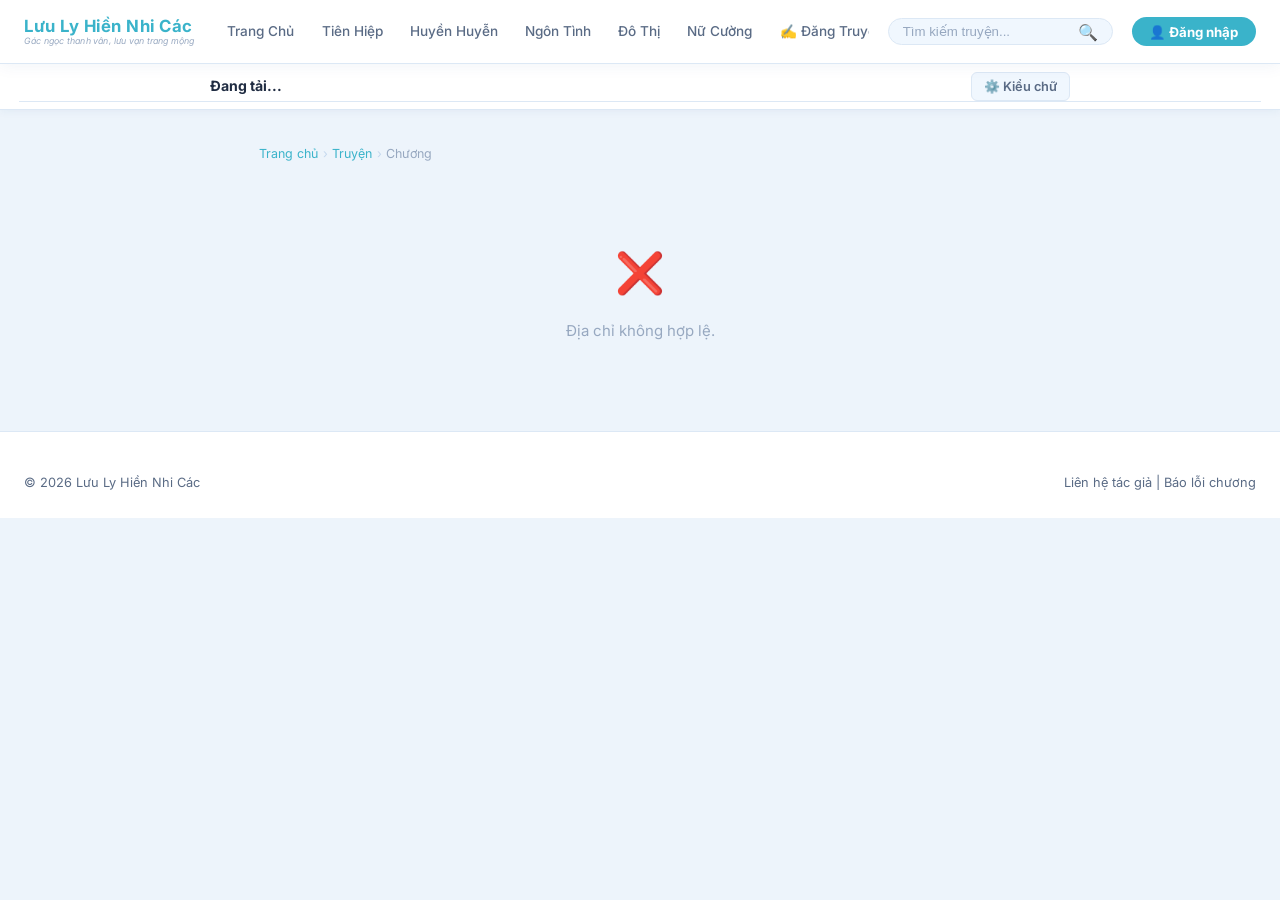
<file: reader.html>
<!DOCTYPE html>
<html lang="vi">
<head>
<!-- Google Analytics (GA4) -->
<script async src="https://www.googletagmanager.com/gtag/js?id=G-MFC0XH8MX5"></script>
<script>
  window.dataLayer = window.dataLayer || [];
  function gtag(){dataLayer.push(arguments);}
  gtag('js', new Date());
  gtag('config', 'G-MFC0XH8MX5');
</script>

  <meta charset="UTF-8">
  <meta name="viewport" content="width=device-width, initial-scale=1.0">
  <title>Đọc Truyện – Lưu Ly Hiền Nhi Các</title>
  <link rel="stylesheet" href="css/style.css">
</head>
<body>

<header>
  <div class="hdr-top">
    <a href="index.html" class="logo">
      <span class="logo-main">Lưu Ly Hiền Nhi Các</span>
      <span class="logo-slogan">Gác ngọc thanh vân, lưu vạn trang mộng</span>
    </a>
    <nav class="hdr-nav">
      <a href="index.html">Trang Chủ</a>
      <a href="index.html?genre=Tiên+Hiệp">Tiên Hiệp</a>
      <a href="index.html?genre=Huyền+Huyễn">Huyền Huyễn</a>
      <a href="index.html?genre=Ngôn+Tình">Ngôn Tình</a>
      <a href="index.html?genre=Đô+Thị">Đô Thị</a>
      <a href="index.html?genre=Nữ+Cường">Nữ Cường</a>
      <a href="guide.html">✍️ Đăng Truyện</a>
    </nav>
    <div class="search-bar">
      <input type="text" id="search-input" placeholder="Tìm kiếm truyện..."
             onkeydown="if(event.key==='Enter')doSearch()">
      <button onclick="doSearch()">🔍</button>
    </div>
    <button class="btn-login">👤 Đăng nhập</button>
  </div>
</header>

<!-- Reading toolbar + Word-style typography panel -->
<div class="reader-toolbar">
  <div class="reader-toolbar-inner">
    <span class="reader-chapter-title" id="toolbar-title">Đang tải...</span>
    <button class="ctrl-btn ctrl-typo-toggle" onclick="toggleTypoPanel()" title="Tùy chỉnh kiểu chữ">⚙️ Kiểu chữ</button>
  </div>

  <div class="typo-panel" id="typo-panel">
    <div class="typo-panel-inner">

      <div class="typo-row">
        <span class="typo-label">Font chữ</span>
        <div class="font-pills">
          <button class="font-pill" data-font="'Merriweather',Georgia,serif"  onclick="setFont(this)" style="font-family:'Merriweather',Georgia,serif">Merriweather</button>
          <button class="font-pill" data-font="Georgia,serif"                 onclick="setFont(this)" style="font-family:Georgia,serif">Georgia</button>
          <button class="font-pill" data-font="'Times New Roman',serif"       onclick="setFont(this)" style="font-family:'Times New Roman',serif">Times New Roman</button>
          <button class="font-pill" data-font="'Inter',sans-serif"            onclick="setFont(this)" style="font-family:'Inter',sans-serif">Inter</button>
          <button class="font-pill" data-font="'Be Vietnam Pro',sans-serif"   onclick="setFont(this)" style="font-family:'Be Vietnam Pro',sans-serif">Be Vietnam Pro</button>
        </div>
      </div>

      <div class="typo-row">
        <span class="typo-label">Cỡ chữ</span>
        <div class="typo-ctrl-row">
          <button class="ctrl-btn" onclick="changeFontSize(-1)" title="Giảm cỡ chữ">A−</button>
          <span class="typo-val" id="fs-val">17px</span>
          <button class="ctrl-btn" onclick="changeFontSize(1)"  title="Tăng cỡ chữ">A+</button>
          <input type="range" class="typo-slider" id="fs-range" min="13" max="24" value="17"
                 oninput="setFontSizeRange(this.value)">
        </div>
      </div>

      <div class="typo-row">
        <span class="typo-label">Dãn dòng</span>
        <div class="typo-ctrl-row">
          <button class="ctrl-btn" onclick="changeLineHeight(-0.1)" title="Giảm dãn dòng">≡−</button>
          <span class="typo-val" id="lh-val">1.8</span>
          <button class="ctrl-btn" onclick="changeLineHeight(0.1)"  title="Tăng dãn dòng">≡+</button>
          <input type="range" class="typo-slider" id="lh-range" min="140" max="240" value="180"
                 oninput="setLineHeightRange(this.value)">
        </div>
      </div>

      <div class="typo-row">
        <span class="typo-label">Màu nền</span>
        <div class="theme-chips">
          <button class="theme-chip" onclick="setTheme('')"             title="Sáng">☀️ Sáng</button>
          <button class="theme-chip" onclick="setTheme('reader-light')" title="Kem">🌅 Kem</button>
          <button class="theme-chip" onclick="setTheme('reader-sepia')" title="Sepia">📜 Sepia</button>
          <button class="theme-chip" onclick="setTheme('reader-dark')"  title="Tối">🌙 Tối</button>
          <button class="theme-chip" onclick="setTheme('reader-green')" title="Xanh lá">🍃 Xanh</button>
        </div>
      </div>

      <div class="typo-row">
        <span class="typo-label">Độ rộng</span>
        <div class="width-chips">
          <button class="width-chip" data-width="narrow" onclick="setWidth('narrow')">Hẹp</button>
          <button class="width-chip" data-width="normal" onclick="setWidth('normal')">Vừa</button>
          <button class="width-chip" data-width="wide"   onclick="setWidth('wide')">Rộng</button>
        </div>
      </div>

    </div>
  </div>
</div>

<main>
  <div class="reader-content-wrap">
    <div class="breadcrumb" id="reader-breadcrumb">
      <a href="index.html">Trang chủ</a>
      <span class="sep">›</span>
      <a href="#" id="bc-story">Truyện</a>
      <span class="sep">›</span>
      <span id="bc-chapter">Chương</span>
    </div>
    <div id="reader-root">
      <div class="empty-state"><div class="icon">⏳</div><p>Đang tải chương...</p></div>
    </div>
  </div>
</main>

<footer>
  <div class="footer-simple">
    <span>© 2026 Lưu Ly Hiền Nhi Các</span>
    <span>Liên hệ tác giả | Báo lỗi chương</span>
  </div>
</footer>

<!-- INTERSTITIAL -->
<div id="interstitial-overlay">
  <div class="interstitial-box">
    <h2>Chuyển Chương</h2>
    <p>Ủng hộ tác giả bằng cách ghé qua trang này nhé! 🙏</p>
    <a class="ad-banner" id="affiliate-link" href="#" target="_blank" rel="noopener">
      <div class="ad-label">Tài trợ</div>
      <div class="ad-title" id="ad-title"></div>
      <div class="ad-desc"  id="ad-desc"></div>
    </a>
    <div class="countdown-wrap">
      <div class="countdown-circle" id="countdown-ring">
        <span id="countdown-num">5</span>
      </div>
      <div style="text-align:left;font-size:.82rem;color:var(--text2)">
        Vui lòng chờ<br>để tiếp tục đọc
      </div>
    </div>
    <div class="intst-btns">
      <button class="btn-skip"     id="btn-skip"     disabled>Bỏ qua (<span id="skip-count">5</span>s)</button>
      <button class="btn-continue" id="btn-continue" disabled>Đọc tiếp →</button>
    </div>
  </div>
</div>

<script src="js/auth.js"></script>
<script src="js/app.js"></script>
<script src="js/member.js"></script>
<script>
  loadReaderPage();
  window.addEventListener("hashchange", loadReaderPage);

  // ── Reader settings (Word-style typography) ──────────────────
  const RS = (() => {
    const KEY = "reader_settings";
    const DEFAULTS = {
      fontSize:   17,
      theme:      "",
      font:       "'Merriweather',Georgia,serif",
      lineHeight: 1.8,
      width:      "normal"
    };
    let s = { ...DEFAULTS, ...JSON.parse(localStorage.getItem(KEY) || "{}") };

    function save() { localStorage.setItem(KEY, JSON.stringify(s)); }

    function apply() {
      const root = document.documentElement;
      root.style.setProperty("--reader-fs",   s.fontSize + "px");
      root.style.setProperty("--reader-lh",   s.lineHeight);
      root.style.setProperty("--reader-font",  s.font);
      document.body.classList.remove("reader-light","reader-sepia","reader-dark","reader-green");
      if (s.theme) document.body.classList.add(s.theme);

      // Reading width
      const wrap = document.querySelector('.reader-content-wrap');
      if (wrap) {
        wrap.classList.remove('rw-narrow','rw-normal','rw-wide');
        wrap.classList.add('rw-' + (s.width || 'normal'));
      }

      // Sync control values
      const fsVal   = document.getElementById('fs-val');
      const lhVal   = document.getElementById('lh-val');
      const fsRange = document.getElementById('fs-range');
      const lhRange = document.getElementById('lh-range');
      if (fsVal)   fsVal.textContent = s.fontSize + "px";
      if (lhVal)   lhVal.textContent = parseFloat(s.lineHeight).toFixed(1);
      if (fsRange) fsRange.value     = s.fontSize;
      if (lhRange) lhRange.value     = Math.round(s.lineHeight * 100);

      // Highlight active font pill
      document.querySelectorAll('.font-pill').forEach(p =>
        p.classList.toggle('active', p.dataset.font === s.font));

      // Highlight active width chip
      document.querySelectorAll('.width-chip').forEach(c =>
        c.classList.toggle('active', c.dataset.width === (s.width || 'normal')));

      // Highlight active theme chip
      document.querySelectorAll('.theme-chip').forEach(c => {
        const m = c.getAttribute('onclick')?.match(/setTheme\('([^']*)'\)/);
        c.classList.toggle('active', (m ? m[1] : '') === s.theme);
      });
    }

    apply();
    return { get: () => s, set: (k, v) => { s[k] = v; save(); apply(); } };
  })();

  function changeFontSize(delta) {
    RS.set("fontSize", Math.min(24, Math.max(13, RS.get().fontSize + delta)));
  }
  function setFontSizeRange(v) { RS.set("fontSize", parseInt(v)); }

  function changeLineHeight(delta) {
    const cur = RS.get().lineHeight;
    RS.set("lineHeight", Math.round(Math.min(2.4, Math.max(1.4, cur + delta)) * 10) / 10);
  }
  function setLineHeightRange(v) { RS.set("lineHeight", Math.round(parseInt(v)) / 100); }

  function setTheme(t) { RS.set("theme", t); }
  function setFont(btn) { RS.set("font", btn.dataset.font); }
  function setWidth(w) { RS.set("width", w); }

  function toggleTypoPanel() {
    const p = document.getElementById("typo-panel");
    if (p) p.classList.toggle("typo-panel--open");
  }

  function doSearch() {
    const q = document.getElementById("search-input").value.trim();
    if (q) location.href = "index.html?search=" + encodeURIComponent(q);
  }
</script>
</body>
</html>
</file>
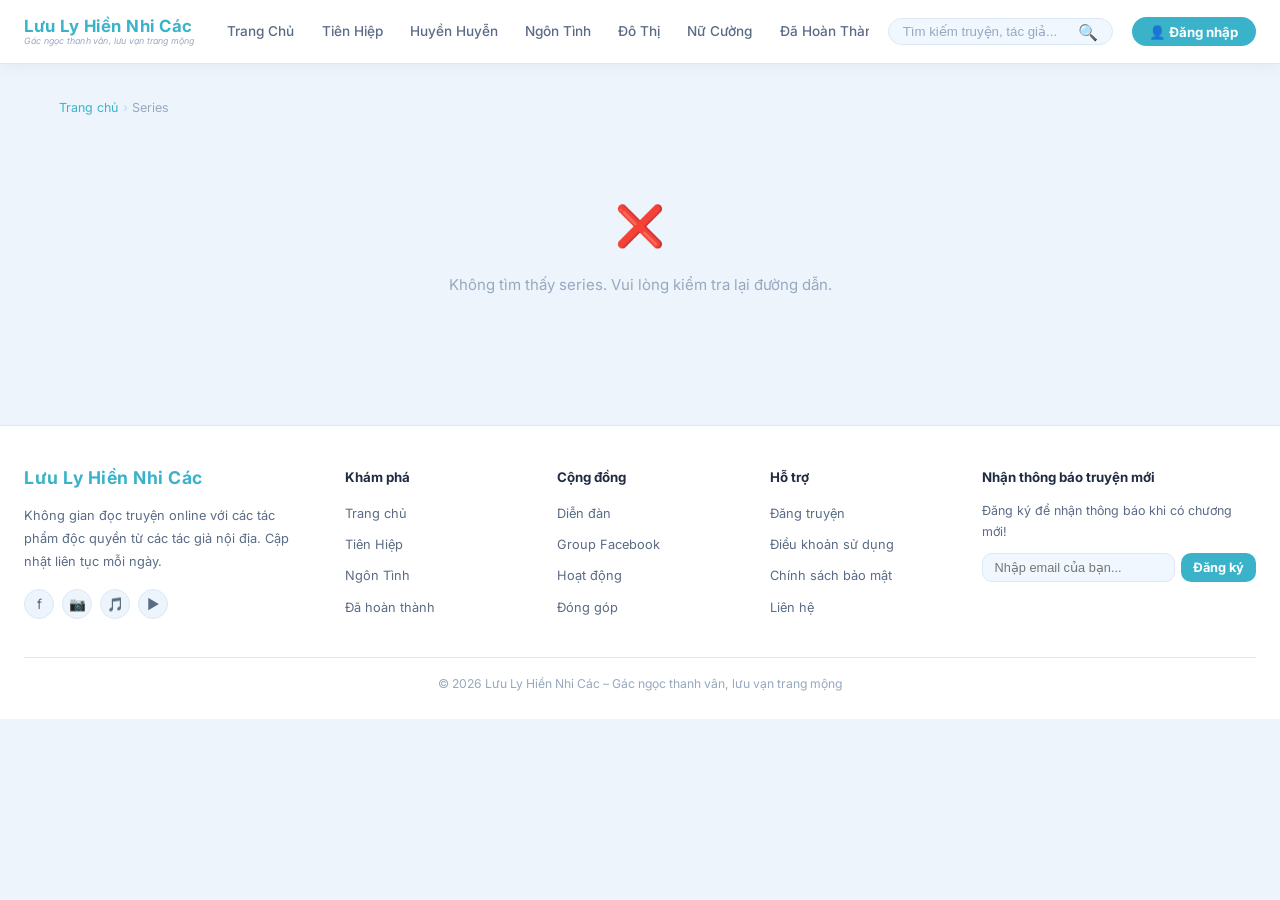
<file: series.html>
<!DOCTYPE html>
<html lang="vi">
<head>
<!-- Google Analytics (GA4) -->
<script async src="https://www.googletagmanager.com/gtag/js?id=G-MFC0XH8MX5"></script>
<script>
  window.dataLayer = window.dataLayer || [];
  function gtag(){dataLayer.push(arguments);}
  gtag('js', new Date());
  gtag('config', 'G-MFC0XH8MX5');
</script>

  <meta charset="UTF-8">
  <meta name="viewport" content="width=device-width, initial-scale=1.0">
  <title>Series – Lưu Ly Hiền Nhi Các</title>
  <link rel="stylesheet" href="css/style.css">
</head>
<body>

<header>
  <div class="hdr-top">
    <a href="index.html" class="logo">
      <span class="logo-main">Lưu Ly Hiền Nhi Các</span>
      <span class="logo-slogan">Gác ngọc thanh vân, lưu vạn trang mộng</span>
    </a>
    <nav class="hdr-nav">
      <a href="index.html">Trang Chủ</a>
      <a href="index.html?genre=Tiên+Hiệp">Tiên Hiệp</a>
      <a href="index.html?genre=Huyền+Huyễn">Huyền Huyễn</a>
      <a href="index.html?genre=Ngôn+Tình">Ngôn Tình</a>
      <a href="index.html?genre=Đô+Thị">Đô Thị</a>
      <a href="index.html?genre=Nữ+Cường">Nữ Cường</a>
      <a href="index.html?status=Hoàn+thành">Đã Hoàn Thành</a>
      <a href="guide.html">✍️ Đăng Truyện</a>
    </nav>
    <div class="search-bar">
      <input type="text" id="search-input" placeholder="Tìm kiếm truyện, tác giả..."
             onkeydown="if(event.key==='Enter')doSearch()">
      <button onclick="doSearch()">🔍</button>
    </div>
    <button class="btn-login">👤 Đăng nhập</button>
  </div>
</header>

<main class="container" style="padding-top:1.5rem;padding-bottom:2.5rem">
  <div class="breadcrumb" id="breadcrumb">
    <a href="index.html">Trang chủ</a>
    <span class="sep">›</span>
    <span id="bc-series">Series</span>
  </div>
  <div id="series-page-root">
    <div class="empty-state"><div class="icon">⏳</div><p>Đang tải...</p></div>
  </div>
</main>

<footer>
  <div class="footer-main">
    <div class="footer-brand">
      <a href="index.html" class="logo" style="margin-bottom:.5rem;display:inline-flex">
        <span class="logo-main">Lưu Ly Hiền Nhi Các</span>
      </a>
      <p class="footer-desc">Không gian đọc truyện online với các tác phẩm độc quyền từ các tác giả nội địa. Cập nhật liên tục mỗi ngày.</p>
      <div class="footer-social">
        <a href="#" title="Facebook">f</a>
        <a href="#" title="Instagram">📷</a>
        <a href="#" title="TikTok">🎵</a>
        <a href="#" title="YouTube">▶</a>
      </div>
    </div>
    <div class="footer-col">
      <h4>Khám phá</h4>
      <ul>
        <li><a href="index.html">Trang chủ</a></li>
        <li><a href="index.html?genre=Tiên+Hiệp">Tiên Hiệp</a></li>
        <li><a href="index.html?genre=Ngôn+Tình">Ngôn Tình</a></li>
        <li><a href="index.html?status=Hoàn+thành">Đã hoàn thành</a></li>
      </ul>
    </div>
    <div class="footer-col">
      <h4>Cộng đồng</h4>
      <ul>
        <li><a href="#">Diễn đàn</a></li>
        <li><a href="#">Group Facebook</a></li>
        <li><a href="#">Hoạt động</a></li>
        <li><a href="#">Đóng góp</a></li>
      </ul>
    </div>
    <div class="footer-col">
      <h4>Hỗ trợ</h4>
      <ul>
        <li><a href="guide.html">Đăng truyện</a></li>
        <li><a href="dieu-khoan-su-dung.html">Điều khoản sử dụng</a></li>
        <li><a href="chinh-sach-bao-mat.html">Chính sách bảo mật</a></li>
        <li><a href="#">Liên hệ</a></li>
      </ul>
    </div>
    <div class="footer-col footer-newsletter">
      <h4>Nhận thông báo truyện mới</h4>
      <p>Đăng ký để nhận thông báo khi có chương mới!</p>
      <div class="newsletter-form">
        <input type="email" placeholder="Nhập email của bạn...">
        <button>Đăng ký</button>
      </div>
    </div>
  </div>
  <div class="footer-bottom">© 2026 Lưu Ly Hiền Nhi Các – Gác ngọc thanh vân, lưu vạn trang mộng</div>
</footer>

<script src="js/auth.js"></script>
<script src="js/app.js"></script>
<script src="js/member.js"></script>
<script>
  // ── Series page helpers ──────────────────────────────────────────────────

  function _escHtml(s) {
    return String(s)
      .replace(/&/g, "&amp;")
      .replace(/</g, "&lt;")
      .replace(/>/g, "&gt;")
      .replace(/"/g, "&quot;");
  }

  function _statusClass(status) {
    return (status === "Hoàn thành") ? "bs-done" : "bs-ongoing";
  }

  // ── Main loader ──────────────────────────────────────────────────────────

  async function loadSeriesPage() {
    const root     = document.getElementById("series-page-root");
    const bcSeries = document.getElementById("bc-series");
    if (!root) return;

    const seriesId = location.hash.slice(1);

    if (!seriesId) {
      root.innerHTML = '<div class="empty-state"><div class="icon">❌</div><p>Không tìm thấy series. Vui lòng kiểm tra lại đường dẫn.</p></div>';
      return;
    }

    // Show loading state while fetching
    root.innerHTML = '<div class="empty-state"><div class="icon">⏳</div><p>Đang tải series...</p></div>';

    // Fetch both data sources in parallel
    let seriesList, stories;
    try {
      const [seriesRes, storiesRes] = await Promise.all([
        fetch("data/series.json"),
        fetch("data/stories.json")
      ]);
      seriesList = await seriesRes.json();
      stories    = await storiesRes.json();
    } catch (err) {
      root.innerHTML = '<div class="empty-state"><div class="icon">❌</div><p>Không thể tải dữ liệu. Vui lòng thử lại.</p></div>';
      return;
    }

    // Find the matching series
    const series = seriesList.find(s => s.id === seriesId);

    if (!series) {
      root.innerHTML = '<div class="empty-state"><div class="icon">😢</div><p>Series không tồn tại hoặc đã bị xoá.</p></div>';
      return;
    }

    // Update document title and breadcrumb
    document.title = _escHtml(series.title) + " – Lưu Ly Hiền Nhi Các";
    if (bcSeries) bcSeries.textContent = series.title;

    // Filter and sort stories belonging to this series
    const seriesStories = stories
      .filter(s => s.seriesId === seriesId)
      .sort((a, b) => (a.seriesOrder || 0) - (b.seriesOrder || 0));

    const statusCls = _statusClass(series.status);

    // ── Series header block ───────────────────────────────────────────────
    const coverHtml = series.cover
      ? `<img src="${_escHtml(series.cover)}" alt="${_escHtml(series.title)}" class="series-cover-img">`
      : `<div class="series-cover-img cover-placeholder">📚</div>`;

    const genreTagsHtml = Array.isArray(series.genre)
      ? series.genre.map(g =>
          `<a class="genre-tag" href="index.html?genre=${encodeURIComponent(g)}">${_escHtml(g)}</a>`
        ).join("")
      : "";

    // ── Inline story list (replaces single "Đọc từ Tập 1" button) ──────────
    const storyListInlineHtml = seriesStories.length
      ? `<div style="margin-top:1rem;border:1.5px solid var(--border);border-radius:10px;overflow:hidden">
          <div style="background:var(--bg2);padding:.45rem .85rem;font-size:.78rem;font-weight:700;color:var(--text2);border-bottom:1.5px solid var(--border)">
            📚 Danh sách truyện · ${seriesStories.length} tập${series.totalVolumes && series.totalVolumes > seriesStories.length ? ` / ${series.totalVolumes} tập` : ''}
          </div>
          ${seriesStories.map((s, i) => {
            const ch1     = s.chapters?.[0];
            const tapLabel = s.seriesOrder != null ? `Tập ${s.seriesOrder}` : `Tập ${i + 1}`;
            const href    = ch1 ? `reader.html#${_escHtml(s.id)}/${ch1.id}` : `story.html#${_escHtml(s.id)}`;
            const border  = i < seriesStories.length - 1 ? 'border-bottom:1px solid var(--border);' : '';
            return `<a href="${href}" style="display:flex;align-items:center;gap:.6rem;padding:.55rem .85rem;${border}text-decoration:none;color:inherit;transition:background .12s" onmouseover="this.style.background='var(--bg2)'" onmouseout="this.style.background='transparent'">
              <span style="background:var(--primary);color:#fff;font-size:.67rem;font-weight:700;padding:.13rem .45rem;border-radius:10px;flex-shrink:0;min-width:2.8rem;text-align:center">${_escHtml(tapLabel)}</span>
              <span style="font-size:.87rem;font-weight:600;flex:1;overflow:hidden;text-overflow:ellipsis;white-space:nowrap;color:var(--navy)">${_escHtml(s.title)}</span>
              <span style="font-size:.71rem;color:var(--text3);flex-shrink:0;white-space:nowrap">📖 ${s.chapters?.length || 0} chương</span>
              <span style="font-size:.8rem;color:var(--primary);flex-shrink:0;font-weight:700">›</span>
            </a>`;
          }).join('')}
        </div>`
      : `<p style="margin-top:.9rem;font-size:.83rem;color:var(--text3)">Chưa có tập nào trong series này.</p>`;


    root.innerHTML = `
      <!-- Series detail block -->
      <div class="story-layout">
        <div class="story-cover-wrap series-cover-wrap">
          ${coverHtml}
        </div>

        <div class="story-info">
          <h1>${_escHtml(series.title)}</h1>

          <div class="stat-row">
            <div class="stat-item">
              <div class="val">${series.totalVolumes || seriesStories.length}</div>
              <div class="key">Số tập</div>
            </div>
          </div>

          <table class="story-meta-table">
            <tr>
              <td>Tác giả</td>
              <td><a href="index.html?search=${encodeURIComponent(series.author)}">${_escHtml(series.author)}</a></td>
            </tr>
            <tr>
              <td>Thể loại</td>
              <td>${genreTagsHtml}</td>
            </tr>
            <tr>
              <td>Trạng thái</td>
              <td>
                <span class="badge-status-sm ${statusCls}">${_escHtml(series.status)}</span>
              </td>
            </tr>
          </table>

          <div class="desc-box">${_escHtml(series.description)}</div>

          ${storyListInlineHtml}
        </div>
      </div>
    `;
  }

  // ── Series story card ────────────────────────────────────────────────────

  function _seriesStoryCard(s) {
    const tapLabel  = s.seriesOrder != null ? `Tập ${s.seriesOrder}` : "Tập ?";
    const chapCount = Array.isArray(s.chapters) ? s.chapters.length : 0;
    const statusCls = _statusClass(s.status);

    const coverHtml = s.cover
      ? `<img src="${_escHtml(s.cover)}" alt="${_escHtml(s.title)}" class="card-h-cover" loading="lazy">`
      : `<div class="card-h-ph">📖</div>`;

    return `
      <div class="card-h" onclick="location.href='story.html#${_escHtml(s.id)}'">
        ${coverHtml}
        <div class="card-h-info">
          <div class="card-h-author" style="font-size:.72rem;font-weight:700;color:var(--primary);margin-bottom:.1rem">${_escHtml(tapLabel)}</div>
          <div class="card-h-title">${_escHtml(s.title)}</div>
          <div class="card-h-author">${_escHtml(s.author)}</div>
          <div class="card-h-tags">
            ${Array.isArray(s.genre)
              ? s.genre.slice(0, 3).map(g => `<span class="tag">${_escHtml(g)}</span>`).join("")
              : ""}
            <span class="badge-status-sm ${statusCls}">${_escHtml(s.status)}</span>
          </div>
          <div class="card-h-stats">
            <span>📖 ${chapCount} chương</span>
          </div>
        </div>
      </div>`;
  }

  // ── Bootstrap ────────────────────────────────────────────────────────────
  document.addEventListener("DOMContentLoaded", loadSeriesPage);
  window.addEventListener("hashchange", loadSeriesPage);

  function doSearch() {
    const q = document.getElementById("search-input").value.trim();
    if (q) location.href = "index.html?search=" + encodeURIComponent(q);
  }
</script>
</body>
</html>
</file>
<file: css/style.css>
@import url('https://fonts.googleapis.com/css2?family=Inter:wght@400;500;600;700&family=Merriweather:ital,wght@0,400;0,700;1,400;1,700&display=swap');

:root {
  --bg:        #edf4fb;
  --bg2:       #f5f9ff;
  --bg3:       #f0f7fe;
  --card:      #ffffff;
  --border:    #dce8f5;
  --border2:   #c4d8ee;

  --primary:   #3ab3ca;
  --pri-d:     #2896ac;
  --pri-l:     #e0f3f8;
  --pri-ll:    #f0fafd;

  --navy:      #1c3050;
  --text:      #202c42;
  --text2:     #5a6b85;
  --text3:     #97a8c0;

  --gold:      #f5a623;
  --red:       #e05060;
  --green:     #28b870;

  --tag-bg:    #e6f5f9;
  --tag-col:   #2a8fa5;

  --radius:    10px;
  --radius-l:  16px;
  --shadow-s:  0 2px 12px rgba(25,70,130,.08);
  --shadow-m:  0 4px 24px rgba(25,70,130,.13);
  --shadow-l:  0 8px 48px rgba(25,70,130,.18);
  --hdr-h:     64px;
}

/* ── RESET ── */
*, *::before, *::after { margin:0; padding:0; box-sizing:border-box; }
a { color:inherit; text-decoration:none; }
body {
  background: var(--bg);
  color: var(--text);
  font-family: 'Inter', sans-serif;
  font-size: 15px; line-height: 1.7;
  min-height: 100vh;
}
img { display:block; object-fit:cover; }
button { cursor:pointer; font-family:inherit; }

/* ── HEADER ── */
header {
  background: #fff;
  border-bottom: 1.5px solid var(--border);
  box-shadow: 0 2px 16px rgba(25,70,130,.06);
  position: sticky; top:0; z-index:200;
  height: var(--hdr-h);
}
.hdr-top {
  max-width: 1280px; margin:0 auto;
  height:100%; padding:0 1.5rem;
  display:flex; align-items:center; gap:1.2rem;
}

/* Logo */
.logo {
  display:flex; flex-direction:column;
  line-height:1.15; text-decoration:none; flex-shrink:0;
}
.logo-main {
  font-size:1.05rem; font-weight:700; letter-spacing:.5px;
  color: var(--primary);
}
.logo-slogan {
  font-size:.55rem; font-style:italic;
  color: var(--text3); letter-spacing:.2px;
}

/* Nav */
.hdr-nav {
  display:flex; flex:1; overflow-x:auto; scrollbar-width:none;
  gap:0;
}
.hdr-nav::-webkit-scrollbar { display:none; }
.hdr-nav a {
  display:block; padding:0 .85rem; line-height:var(--hdr-h);
  font-size:.85rem; font-weight:500; white-space:nowrap;
  color:var(--text2);
  border-bottom:2.5px solid transparent;
  transition:color .2s, border-color .2s;
}
.hdr-nav a:hover, .hdr-nav a.active {
  color:var(--primary); border-bottom-color:var(--primary);
}

/* Search */
.search-bar {
  display:flex; align-items:center;
  background:var(--bg3); border:1.5px solid var(--border);
  border-radius:24px; padding:.3rem .85rem; gap:.4rem;
  min-width:180px; max-width:260px;
  transition:border-color .2s, box-shadow .2s;
}
.search-bar:focus-within {
  border-color:var(--primary); box-shadow:0 0 0 3px var(--pri-ll);
}
.search-bar input {
  border:none; outline:none; background:transparent;
  font-size:.83rem; color:var(--text); flex:1; min-width:60px;
}
.search-bar input::placeholder { color:var(--text3); }
.search-bar button {
  background:none; border:none; color:var(--text3);
  font-size:1rem; padding:0; line-height:1;
}
.search-bar button:hover { color:var(--primary); }

/* Login btn */
.btn-login {
  background:var(--primary); color:#fff; border:none; border-radius:24px;
  padding:.4rem 1.1rem; font-size:.83rem; font-weight:700;
  white-space:nowrap; flex-shrink:0; transition:background .2s;
}
.btn-login:hover { background:var(--pri-d); }

/* ── Animated background layer (injected by applyIfaceSettings) ── */
.llhnc-bg-img { pointer-events:none; }
/* Logo image replaces text — keep img inline */
.logo-main img { display:inline-block; vertical-align:middle; max-width:100%; height:auto; }

/* ── HERO BANNER ── */
.hero-banner {
  background:linear-gradient(135deg,#bde0ef 0%,#d2eaf7 35%,#e8f5fc 65%,#f2f9fd 100%);
  min-height:320px; position:relative; overflow:hidden;
  display:flex; align-items:center;
}
.hero-banner::before {
  content:''; position:absolute; inset:0;
  background:url("data:image/svg+xml,%3Csvg xmlns='http://www.w3.org/2000/svg' viewBox='0 0 400 300'%3E%3Cellipse cx='320' cy='70' rx='130' ry='45' fill='rgba(255,255,255,0.45)'/%3E%3Cellipse cx='70' cy='190' rx='100' ry='35' fill='rgba(255,255,255,0.3)'/%3E%3Cellipse cx='240' cy='240' rx='80' ry='28' fill='rgba(255,255,255,0.22)'/%3E%3C/svg%3E") no-repeat right center / 55%;
  pointer-events:none;
}
.hero-inner {
  max-width:1280px; margin:0 auto; width:100%;
  padding:2rem 1.5rem;
  display:flex; align-items:center; gap:2.5rem;
  position:relative; z-index:1;
}
.hero-info { flex:1; min-width:0; }
.hero-badge {
  display:inline-flex; align-items:center; gap:.35rem;
  background:rgba(255,255,255,.75); border:1px solid rgba(58,179,202,.4);
  border-radius:20px; padding:.15rem .7rem;
  font-size:.7rem; font-weight:700; color:var(--primary);
  letter-spacing:1.2px; text-transform:uppercase; margin-bottom:.65rem;
}
.hero-title-big {
  font-size:2.2rem; font-weight:900; color:var(--navy);
  font-family:'Merriweather',Georgia,serif; line-height:1.2;
  margin-bottom:.4rem; letter-spacing:1px;
}
.hero-meta { font-size:.85rem; color:var(--text2); margin-bottom:.6rem; }
.hero-tag-list { display:flex; flex-wrap:wrap; gap:.35rem; margin-bottom:.8rem; }
.hero-tag {
  background:rgba(255,255,255,.75); border:1px solid rgba(58,179,202,.4);
  border-radius:20px; padding:.12rem .55rem;
  font-size:.73rem; color:var(--pri-d);
}
.hero-excerpt {
  font-size:.87rem; color:var(--text2); line-height:1.75;
  display:-webkit-box; -webkit-line-clamp:3; -webkit-box-orient:vertical; overflow:hidden;
  margin-bottom:1.1rem;
}
.hero-action-btns { display:flex; gap:.7rem; flex-wrap:wrap; }
.btn-primary {
  background:var(--primary); color:#fff; border:none; border-radius:var(--radius);
  padding:.6rem 1.4rem; font-size:.88rem; font-weight:700;
  display:inline-flex; align-items:center; gap:.4rem;
  box-shadow:0 4px 16px rgba(58,179,202,.4);
  transition:background .2s, transform .15s, box-shadow .2s;
}
.btn-primary:hover { background:var(--pri-d); transform:translateY(-2px); }
.btn-outline-white {
  background:rgba(255,255,255,.75); color:var(--text2);
  border:1.5px solid rgba(200,220,235,.95); border-radius:var(--radius);
  padding:.55rem 1.1rem; font-size:.85rem; font-weight:600;
  display:inline-flex; align-items:center; gap:.4rem;
  backdrop-filter:blur(4px); transition:all .2s;
}
.btn-outline-white:hover { border-color:var(--primary); color:var(--primary); }

/* Hero covers */
.hero-covers { display:flex; gap:.7rem; align-items:center; flex-shrink:0; }
.hero-cover-main {
  width:154px; height:212px; border-radius:var(--radius-l);
  box-shadow:var(--shadow-l); object-fit:cover;
  border:3px solid rgba(255,255,255,.9);
}
.hero-cover-stack { display:flex; flex-direction:column; gap:.5rem; }
.hero-cover-side {
  width:108px; height:98px; border-radius:var(--radius);
  object-fit:cover; box-shadow:var(--shadow-m);
  border:2.5px solid rgba(255,255,255,.9);
}
.hero-cover-ph {
  background:linear-gradient(135deg,var(--pri-l),#c8e8f4);
  display:flex; align-items:center; justify-content:center;
  font-size:.75rem; color:var(--text3); text-align:center; padding:.5rem;
}

/* ── GENRE TABS ── */
.genre-tabs-bar {
  background:#fff; border-bottom:1.5px solid var(--border);
  position:sticky; top:var(--hdr-h); z-index:100;
  box-shadow:0 2px 8px rgba(25,70,130,.04);
}
.genre-tabs {
  max-width:1280px; margin:0 auto; padding:0 1.5rem;
  display:flex; overflow-x:auto; scrollbar-width:none;
}
.genre-tabs::-webkit-scrollbar { display:none; }
.genre-tab {
  display:inline-flex; align-items:center; gap:.35rem;
  padding:.72rem .9rem; font-size:.83rem; font-weight:500;
  color:var(--text2); white-space:nowrap;
  background:none; border:none;
  border-bottom:2.5px solid transparent;
  transition:color .2s, border-color .2s;
}
.genre-tab:hover { color:var(--primary); }
.genre-tab.active { color:var(--primary); border-bottom-color:var(--primary); font-weight:700; }

/* ── PAGE LAYOUT ── */
.page-layout {
  max-width:1280px; margin:1.5rem auto; padding:0 1.5rem;
  display:grid; grid-template-columns:1fr 300px; gap:1.5rem;
  align-items:start;
}
.main-col { min-width:0; }
.section-hdr {
  display:flex; align-items:center; justify-content:space-between;
  padding-bottom:.6rem; margin-bottom:1rem;
  border-bottom:2px solid var(--border);
}
.section-hdr h2 {
  font-size:.95rem; font-weight:700;
  display:flex; align-items:center; gap:.4rem;
}
.section-hdr a { font-size:.78rem; color:var(--primary); }
.section-hdr a:hover { text-decoration:underline; }

/* ── HORIZONTAL CARD ── */
.story-list { display:flex; flex-direction:column; gap:.75rem; }
.card-h {
  display:flex; gap:.9rem; align-items:flex-start;
  background:var(--card); border:1.5px solid var(--border);
  border-radius:var(--radius); padding:.85rem;
  transition:box-shadow .2s, border-color .2s, transform .15s;
  cursor:pointer;
}
.card-h:hover {
  box-shadow:var(--shadow-m); border-color:var(--border2);
  transform:translateY(-1px);
}
.card-h-cover {
  width:74px; min-width:74px; height:104px;
  border-radius:7px; object-fit:cover;
  box-shadow:0 2px 8px rgba(0,0,0,.1);
}
.card-h-ph {
  width:74px; min-width:74px; height:104px;
  border-radius:7px;
  background:linear-gradient(135deg,var(--pri-l),#cce8f4);
  display:flex; align-items:center; justify-content:center;
  font-size:1.8rem;
}
.card-h-info { flex:1; min-width:0; }
.card-h-title {
  font-size:.94rem; font-weight:700; color:var(--text);
  font-family:'Merriweather',Georgia,serif; margin-bottom:.15rem;
  display:-webkit-box; -webkit-line-clamp:1; -webkit-box-orient:vertical; overflow:hidden;
  transition:color .2s;
}
.card-h:hover .card-h-title { color:var(--primary); }
.card-h-author { font-size:.76rem; color:var(--text3); margin-bottom:.35rem; }
.card-h-tags { display:flex; flex-wrap:wrap; gap:.28rem; margin-bottom:.45rem; }
.tag {
  background:var(--tag-bg); color:var(--tag-col);
  border:1px solid rgba(42,143,165,.22);
  border-radius:20px; padding:.08rem .48rem;
  font-size:.68rem; font-weight:600;
}
.card-h-desc {
  font-size:.79rem; color:var(--text2); line-height:1.6;
  display:-webkit-box; -webkit-line-clamp:2; -webkit-box-orient:vertical; overflow:hidden;
  margin-bottom:.45rem;
}
.card-h-stats { display:flex; align-items:center; gap:.7rem; font-size:.73rem; color:var(--text3); }
.card-h-stats span { display:flex; align-items:center; gap:.18rem; }
.stat-star { color:var(--gold); }
.badge-new {
  background:#ffe8ea; color:#c0394a;
  border-radius:20px; padding:.04rem .44rem; font-size:.64rem; font-weight:700;
}
.badge-status-sm { border-radius:20px; padding:.04rem .44rem; font-size:.64rem; font-weight:700; }
.bs-done    { background:#e3f2fd; color:#1565c0; }
.bs-ongoing { background:#e8f8ee; color:#246b3a; }

/* ── Series box (shown on story detail page) ── */
.series-box { max-width:920px; margin:1.2rem auto; background:var(--card);
  border:1.5px solid var(--border); border-radius:var(--radius-l); overflow:hidden; }
.series-box-hdr { display:flex; align-items:center; gap:.75rem; padding:.85rem 1.1rem;
  background:var(--pri-ll); border-bottom:1.5px solid var(--border); }
.series-box-icon { font-size:1.5rem; flex-shrink:0; }
.series-box-title { font-size:.95rem; font-weight:700; }
.series-box-title a { color:var(--primary); text-decoration:none; }
.series-box-title a:hover { text-decoration:underline; }
.series-box-meta { font-size:.75rem; color:var(--text3); margin-top:.1rem; }
.series-taps { display:flex; flex-wrap:wrap; gap:.45rem; padding:.85rem 1.1rem; }
.series-tap { display:flex; flex-direction:column; align-items:center; padding:.5rem .75rem;
  border:1.5px solid var(--border2); border-radius:8px; text-decoration:none;
  background:var(--bg2); transition:border-color .16s, background .16s; min-width:80px; max-width:140px;
  text-align:center; }
.series-tap:hover { border-color:var(--primary); background:var(--pri-l); }
.series-tap.active { border-color:var(--primary); background:var(--pri-l); }
.series-tap .tap-num { font-size:.68rem; font-weight:700; color:var(--primary); }
.series-tap .tap-title { font-size:.74rem; color:var(--text); margin-top:.18rem;
  overflow:hidden; text-overflow:ellipsis; white-space:nowrap; max-width:120px; }

/* ── SIDEBAR ── */
.sidebar {
  display:flex; flex-direction:column; gap:1rem;
  position:sticky; top:calc(var(--hdr-h) + 50px + 1rem);
}
.sidebar-card {
  background:var(--card); border:1.5px solid var(--border);
  border-radius:var(--radius); overflow:hidden;
}
.sidebar-card-title {
  display:flex; align-items:center; gap:.4rem;
  padding:.75rem 1rem; font-size:.85rem; font-weight:700;
  border-bottom:1.5px solid var(--border); background:var(--bg3);
}
.hot-list { list-style:none; }
.hot-item {
  display:flex; align-items:center; gap:.6rem;
  padding:.6rem 1rem; border-bottom:1px solid var(--border);
  text-decoration:none; transition:background .15s;
}
.hot-item:last-child { border-bottom:none; }
.hot-item:hover { background:var(--pri-ll); }
.hot-rank {
  width:20px; height:20px; border-radius:50%;
  display:flex; align-items:center; justify-content:center;
  font-size:.68rem; font-weight:900; flex-shrink:0;
  background:var(--bg); color:var(--text3); border:1.5px solid var(--border);
}
.hot-rank.r1 { background:#fbbf24; color:#fff; border-color:#fbbf24; }
.hot-rank.r2 { background:#94a3b8; color:#fff; border-color:#94a3b8; }
.hot-rank.r3 { background:#b07245; color:#fff; border-color:#b07245; }
.hot-cover { width:38px; height:54px; border-radius:5px; object-fit:cover; flex-shrink:0; box-shadow:0 1px 6px rgba(0,0,0,.1); }
.hot-cover-ph { width:38px; height:54px; border-radius:5px; background:var(--pri-l); display:flex; align-items:center; justify-content:center; font-size:1.1rem; flex-shrink:0; }
.hot-info { min-width:0; flex:1; }
.hot-title {
  font-size:.8rem; font-weight:700; color:var(--text);
  display:-webkit-box; -webkit-line-clamp:1; -webkit-box-orient:vertical; overflow:hidden;
  margin-bottom:.06rem;
}
.hot-item:hover .hot-title { color:var(--primary); }
.hot-meta { font-size:.68rem; color:var(--text3); }
.trend-tags { padding:.75rem 1rem; display:flex; flex-wrap:wrap; gap:.45rem; }
.trend-tag {
  background:var(--tag-bg); color:var(--tag-col);
  border:1px solid rgba(42,143,165,.28); border-radius:20px;
  padding:.18rem .65rem; font-size:.75rem; font-weight:500;
  cursor:pointer; text-decoration:none; transition:all .15s;
}
.trend-tag:hover { background:var(--pri-l); border-color:var(--primary); }

/* ── SERIES HOME ROW ── */
.series-home-wrap {
  background:#fff; border-bottom:1.5px solid var(--border);
  padding:.9rem 0 1.1rem;
}
.series-home-inner {
  max-width:1280px; margin:0 auto; padding:0 1.5rem;
}
.series-home-row {
  display:flex; gap:.85rem; overflow-x:auto;
  scrollbar-width:thin; scrollbar-color:var(--border) transparent;
  padding-bottom:.3rem;
}
.series-home-row::-webkit-scrollbar { height:4px; }
.series-home-row::-webkit-scrollbar-thumb { background:var(--border2); border-radius:4px; }

.series-card-h {
  display:flex; align-items:center; gap:.75rem;
  background:var(--bg2); border:1.5px solid var(--border);
  border-radius:var(--radius); padding:.6rem .8rem;
  min-width:220px; max-width:220px;
  cursor:pointer; text-decoration:none;
  transition:box-shadow .18s, border-color .18s, transform .15s;
  flex-shrink:0;
}
.series-card-h:hover {
  box-shadow:var(--shadow-s); border-color:var(--primary);
  transform:translateY(-1px);
}
.series-card-h-cover {
  width:52px; min-width:52px; height:72px;
  border-radius:6px; object-fit:cover;
  box-shadow:0 2px 8px rgba(0,0,0,.12); flex-shrink:0;
}
.series-card-h-ph {
  width:52px; min-width:52px; height:72px;
  border-radius:6px; background:linear-gradient(135deg,var(--pri-l),#cce8f4);
  display:flex; align-items:center; justify-content:center;
  font-size:1.4rem; flex-shrink:0;
}
.series-card-h-info { flex:1; min-width:0; }
.series-card-h-title {
  font-size:.82rem; font-weight:700; color:var(--navy);
  display:-webkit-box; -webkit-line-clamp:2; -webkit-box-orient:vertical; overflow:hidden;
  line-height:1.35; margin-bottom:.22rem;
  transition:color .15s;
}
.series-card-h:hover .series-card-h-title { color:var(--primary); }
.series-card-h-author {
  font-size:.67rem; color:var(--text3); margin-bottom:.25rem;
  overflow:hidden; text-overflow:ellipsis; white-space:nowrap;
}
.series-card-h-meta {
  display:flex; align-items:center; gap:.35rem; flex-wrap:wrap;
}
.series-card-h-meta .rb {
  font-size:.6rem; padding:.06rem .38rem; border-radius:20px;
  font-weight:700;
}
.rb-ok     { background:#dbeafe; color:#1d4ed8; }
.rb-reader { background:#dcfce7; color:#166534; }

/* ── VERTICAL CARD GRID (homepage) ── */
.story-grid {
  display:grid;
  grid-template-columns:repeat(4,1fr);
  gap:1rem;
}
@media(max-width:1080px){ .story-grid{ grid-template-columns:repeat(3,1fr); } }
@media(max-width:640px) { .story-grid{ grid-template-columns:repeat(2,1fr); gap:.65rem; } }

.card-v {
  background:var(--card); border:1.5px solid var(--border);
  border-radius:var(--radius); overflow:hidden; cursor:pointer;
  transition:box-shadow .2s, transform .15s, border-color .2s;
  display:flex; flex-direction:column;
}
.card-v:hover { box-shadow:var(--shadow-m); border-color:var(--primary); transform:translateY(-2px); }

.card-v-cover-wrap {
  position:relative; aspect-ratio:2/3; overflow:hidden;
  background:linear-gradient(135deg,var(--pri-l),#cce8f4);
  flex-shrink:0;
}
.card-v-cover { width:100%; height:100%; object-fit:cover; transition:transform .35s; }
.card-v:hover .card-v-cover { transform:scale(1.05); }
.card-v-ph {
  width:100%; height:100%;
  display:flex; align-items:center; justify-content:center;
  font-size:2.5rem; color:var(--primary);
}

/* Badge overlays */
.card-v-badges {
  position:absolute; top:.4rem; left:.4rem;
  display:flex; flex-direction:column; gap:.22rem;
  z-index:2;
}
.badge-vn { /* MỚI */
  background:#ef4444; color:#fff;
  font-size:.58rem; font-weight:800; letter-spacing:.05em;
  padding:.1rem .38rem; border-radius:4px;
  text-transform:uppercase; display:inline-block;
  box-shadow:0 1px 4px rgba(0,0,0,.25);
}
.badge-vf { /* FULL */
  position:absolute; top:.4rem; right:.4rem; z-index:2;
  background:#3b82f6; color:#fff;
  font-size:.58rem; font-weight:800; letter-spacing:.05em;
  padding:.1rem .38rem; border-radius:4px;
  text-transform:uppercase;
  box-shadow:0 1px 4px rgba(0,0,0,.25);
}
.badge-vh { /* HOT */
  background:#f97316; color:#fff;
  font-size:.58rem; font-weight:800; letter-spacing:.05em;
  padding:.1rem .38rem; border-radius:4px;
  text-transform:uppercase; display:inline-block;
  box-shadow:0 1px 4px rgba(0,0,0,.25);
}

/* Stats bar at bottom of cover */
.card-v-bar {
  position:absolute; bottom:0; left:0; right:0; z-index:2;
  background:linear-gradient(to top,rgba(0,0,0,.72) 0%,transparent 100%);
  padding:.9rem .55rem .38rem;
  display:flex; align-items:center; justify-content:space-between;
  font-size:.64rem; color:rgba(255,255,255,.92); font-weight:600;
  gap:.3rem;
}

/* Card text body */
.card-v-body { padding:.55rem .65rem .65rem; flex:1; display:flex; flex-direction:column; }
.card-v-title {
  font-size:.82rem; font-weight:700;
  font-family:'Merriweather',Georgia,serif; color:var(--text);
  display:-webkit-box; -webkit-line-clamp:2; -webkit-box-orient:vertical; overflow:hidden;
  line-height:1.45; margin-bottom:.22rem;
  transition:color .18s;
}
.card-v:hover .card-v-title { color:var(--primary); }
.card-v-author {
  font-size:.68rem; color:var(--text3); margin-bottom:.28rem;
  overflow:hidden; text-overflow:ellipsis; white-space:nowrap;
}
.card-v-tags { display:flex; flex-wrap:wrap; gap:.2rem; margin-top:auto; }
.card-v-tags .tag { font-size:.6rem; padding:.04rem .36rem; }

/* ── RANKING SIDEBAR ── */
.rank-tabs {
  display:flex; border-bottom:1.5px solid var(--border);
}
.rank-tab {
  flex:1; padding:.52rem .2rem;
  font-size:.74rem; font-weight:600; color:var(--text3);
  background:transparent; border:none;
  border-bottom:2px solid transparent;
  transition:color .15s, border-color .15s; cursor:pointer;
}
.rank-tab:hover { color:var(--primary); }
.rank-tab.active {
  color:var(--primary); border-bottom-color:var(--primary);
  background:var(--bg2);
}
.rank-list { }
.rank-item {
  display:flex; align-items:center; gap:.55rem;
  padding:.55rem .9rem; border-bottom:1px solid var(--border);
  text-decoration:none; transition:background .14s;
}
.rank-item:last-child { border-bottom:none; }
.rank-item:hover { background:var(--pri-ll); }
.rank-num {
  width:22px; min-width:22px; height:22px; border-radius:50%;
  display:flex; align-items:center; justify-content:center;
  font-size:.67rem; font-weight:900; flex-shrink:0;
  background:var(--bg); color:var(--text3); border:1.5px solid var(--border);
}
.rank-num.r1 { background:#fbbf24; color:#fff; border-color:#fbbf24; }
.rank-num.r2 { background:#94a3b8; color:#fff; border-color:#94a3b8; }
.rank-num.r3 { background:#b07245; color:#fff; border-color:#b07245; }
.rank-cover { width:40px; height:56px; border-radius:5px; object-fit:cover; flex-shrink:0; box-shadow:0 1px 6px rgba(0,0,0,.1); }
.rank-cover-ph { width:40px; height:56px; border-radius:5px; background:var(--pri-l); display:flex; align-items:center; justify-content:center; font-size:1.1rem; flex-shrink:0; }
.rank-info { flex:1; min-width:0; }
.rank-title {
  font-size:.78rem; font-weight:700; color:var(--text);
  display:-webkit-box; -webkit-line-clamp:2; -webkit-box-orient:vertical; overflow:hidden;
  line-height:1.35; margin-bottom:.15rem; transition:color .14s;
}
.rank-item:hover .rank-title { color:var(--primary); }
.rank-meta { font-size:.67rem; color:var(--text3); }

/* ── STORY DETAIL ── */
.story-layout {
  display:flex; gap:2rem; align-items:flex-start;
  background:var(--card); border:1.5px solid var(--border);
  border-radius:var(--radius-l); padding:2rem; margin-bottom:1.5rem;
  box-shadow:var(--shadow-s);
}
.story-cover-wrap img { width:160px; border-radius:var(--radius); box-shadow:var(--shadow-m); }
.story-cover-wrap .cover-placeholder {
  width:160px; height:218px; border-radius:var(--radius);
  background:linear-gradient(135deg,var(--pri-l),#cce8f5);
  display:flex; align-items:center; justify-content:center; font-size:3rem;
}
.follow-btn {
  display:block; width:160px; margin-top:.7rem; text-align:center;
  padding:.45rem; background:var(--pri-l); color:var(--primary);
  border:1.5px solid rgba(58,179,202,.35); border-radius:var(--radius);
  font-size:.83rem; font-weight:700; transition:all .2s;
}
.follow-btn:hover { background:var(--primary); color:#fff; border-color:var(--primary); }
.story-info { flex:1; min-width:0; }
.story-info h1 {
  font-size:1.7rem; font-weight:900; font-family:'Merriweather',Georgia,serif;
  margin-bottom:.4rem; color:var(--navy); line-height:1.25;
}
.stars { color:var(--gold); letter-spacing:1px; }
.star-count { font-size:.8rem; color:var(--text3); }
.stat-row { display:flex; gap:1.5rem; margin:.8rem 0; }
.stat-item { text-align:center; }
.stat-item .val { font-size:1.2rem; font-weight:900; color:var(--navy); }
.stat-item .key { font-size:.73rem; color:var(--text3); }
.story-meta-table { width:100%; border-collapse:collapse; margin:.8rem 0; font-size:.85rem; }
.story-meta-table td { padding:.4rem .5rem; border-bottom:1px solid var(--border); }
.story-meta-table td:first-child { color:var(--text3); width:90px; font-weight:500; }
.genre-tag {
  display:inline-block; background:var(--tag-bg); color:var(--tag-col);
  border:1px solid rgba(42,143,165,.22); border-radius:20px;
  padding:.08rem .5rem; font-size:.75rem; margin-right:.3rem; font-weight:600;
}
.genre-tag:hover { background:var(--pri-l); }
.desc-box {
  background:var(--bg3); border:1px solid var(--border); border-radius:var(--radius);
  padding:.9rem 1rem; font-size:.87rem; color:var(--text2); line-height:1.8; margin:.8rem 0;
}
.desc-box p { margin:0 0 .85em 0; }
.desc-box p:last-child { margin-bottom:0; }
.action-btns { display:flex; gap:.7rem; flex-wrap:wrap; margin-top:.9rem; }

/* Chapter list */
.chap-list-wrap { background:var(--card); border:1.5px solid var(--border); border-radius:var(--radius); overflow:hidden; box-shadow:var(--shadow-s); }
.chap-list-header {
  display:flex; align-items:center; justify-content:space-between;
  padding:.75rem 1rem; background:var(--bg3); border-bottom:1.5px solid var(--border);
}
.chap-list-header .title { font-size:.88rem; font-weight:700; }
.chap-controls { display:flex; gap:.4rem; }
.chap-sort-btn {
  background:var(--bg); border:1.5px solid var(--border); border-radius:6px;
  padding:.22rem .65rem; font-size:.76rem; color:var(--text2); transition:all .15s;
}
.chap-sort-btn:hover, .chap-sort-btn.active { border-color:var(--primary); color:var(--primary); background:var(--pri-ll); }
.chap-grid { display:grid; grid-template-columns:repeat(auto-fill,minmax(200px,1fr)); }
.chap-item {
  display:flex; align-items:center; gap:.4rem;
  padding:.55rem .85rem; border-bottom:1px solid var(--border); border-right:1px solid var(--border);
  cursor:pointer; font-size:.81rem; color:var(--text2); transition:background .15s, color .15s;
}
.chap-item:hover { background:var(--pri-ll); color:var(--primary); }
.chap-num { font-size:.68rem; color:var(--text3); min-width:24px; font-weight:600; }
.chap-title { display:-webkit-box; -webkit-line-clamp:1; -webkit-box-orient:vertical; overflow:hidden; }
.chap-pagination { display:flex; align-items:center; justify-content:center; gap:.35rem; padding:.75rem; flex-wrap:wrap; }
.page-btn {
  background:var(--bg3); border:1.5px solid var(--border); color:var(--text2);
  padding:.28rem .6rem; border-radius:6px; font-size:.78rem; min-width:30px; transition:all .2s;
}
.page-btn:hover, .page-btn.active { background:var(--primary); color:#fff; border-color:var(--primary); }

/* ── BUTTONS ── */
.btn {
  display:inline-flex; align-items:center; gap:.4rem;
  padding:.5rem 1.1rem; border-radius:var(--radius);
  font-size:.84rem; font-weight:600; border:1.5px solid transparent;
  cursor:pointer; transition:all .2s; font-family:inherit;
}
.btn-accent { background:var(--primary); color:#fff; border-color:var(--primary); box-shadow:0 2px 10px rgba(58,179,202,.28); }
.btn-accent:hover { background:var(--pri-d); box-shadow:0 4px 14px rgba(58,179,202,.38); }
.btn-accent:disabled { opacity:.35; cursor:not-allowed; }
.btn-outline { background:var(--card); color:var(--text2); border-color:var(--border); }
.btn-outline:hover { border-color:var(--primary); color:var(--primary); }
.btn-outline:disabled { opacity:.35; cursor:not-allowed; }

/* ── BREADCRUMB ── */
.breadcrumb {
  font-size:.78rem; color:var(--text3); padding:.55rem 0;
  display:flex; flex-wrap:wrap; align-items:center; gap:.28rem; margin-bottom:1.1rem;
}
.breadcrumb a { color:var(--primary); }
.breadcrumb a:hover { text-decoration:underline; }
.breadcrumb .sep { color:var(--border2); }

/* ── READER ── */
.reader-toolbar {
  background:#fff; border-bottom:1.5px solid var(--border);
  position:sticky; top:var(--hdr-h); z-index:100; padding:.48rem 1.2rem;
  box-shadow:0 2px 8px rgba(25,70,130,.05);
}
.reader-toolbar-inner {
  max-width:860px; margin:0 auto;
  display:flex; align-items:center; justify-content:space-between; gap:.5rem; flex-wrap:wrap;
}
.reader-chapter-title { font-weight:700; font-size:.88rem; color:var(--text); }
.reader-controls { display:flex; gap:.35rem; align-items:center; }
.ctrl-btn {
  background:var(--bg3); border:1.5px solid var(--border); color:var(--text2);
  width:29px; height:29px; border-radius:6px; font-size:.8rem;
  display:flex; align-items:center; justify-content:center; transition:all .18s;
}
.ctrl-btn:hover { border-color:var(--primary); color:var(--primary); }
.ctrl-label { font-size:.72rem; color:var(--text3); margin:0 .18rem; }
.reader-content-wrap { max-width:800px; margin:1.5rem auto; padding:0 1.2rem; }
.reader-nav-top, .reader-nav-bottom {
  display:flex; align-items:center; justify-content:space-between;
  gap:.5rem; flex-wrap:wrap; margin-bottom:1rem;
}
.reader-body {
  background:#fff; border-radius:var(--radius); padding:2.2rem 2.8rem;
  border:1.5px solid var(--border); box-shadow:var(--shadow-s);
  font-size:var(--reader-fs,17px); line-height:var(--reader-lh,1.8);
  color:var(--text);
  font-family:var(--reader-font,'Merriweather',Georgia,serif);
  transition:background .3s, color .3s, font-size .15s, line-height .15s;
}
/* Paragraph spacing in reader */
.reader-body p {
  margin:0 0 1.25em 0;
  text-indent:1.8em;
}
.reader-body p:first-child { text-indent:0; }
.reader-body p:last-child  { margin-bottom:0; }
body.reader-light .reader-body { background:#f5f0e8; color:#2c2018; border-color:#d8cfc4; }
body.reader-sepia  .reader-body { background:#f0e6d0; color:#3d2b1f; border-color:#d4c5a9; }
body.reader-dark   .reader-body { background:#1e2430; color:#c8d0dc; border-color:#2e3a4a; }
body.reader-dark   { background:#15191f; }
body.reader-green  .reader-body { background:#e8f0e4; color:#1e3020; border-color:#c0d4b8; }
body.reader-green  { background:#d8ecd2; }

/* Reading width variants */
.reader-content-wrap.rw-narrow { max-width:620px; }
.reader-content-wrap.rw-normal { max-width:800px; }
.reader-content-wrap.rw-wide   { max-width:1020px; }

.reader-nav-bottom { margin-top:1rem; }

/* ── TYPOGRAPHY PANEL ── */
.ctrl-typo-toggle {
  width:auto!important; padding:0 .75rem; font-size:.8rem!important;
  font-weight:600; gap:.3rem; white-space:nowrap;
}
.typo-panel {
  max-height:0; overflow:hidden;
  transition:max-height .28s cubic-bezier(.4,0,.2,1);
  background:#fff; border-top:1px solid var(--border);
}
.typo-panel--open { max-height:420px; }
.typo-panel-inner {
  max-width:860px; margin:0 auto;
  padding:.7rem 0 .85rem;
  display:flex; flex-direction:column; gap:.55rem;
}
.typo-row {
  display:flex; align-items:center; gap:.75rem; flex-wrap:wrap;
}
.typo-label {
  font-size:.72rem; font-weight:700; color:var(--text3);
  text-transform:uppercase; letter-spacing:.6px;
  min-width:72px; flex-shrink:0;
}
.font-pills { display:flex; flex-wrap:wrap; gap:.35rem; }
.font-pill {
  border:1.5px solid var(--border); background:var(--bg3); color:var(--text2);
  border-radius:20px; padding:.25rem .75rem; font-size:.82rem; cursor:pointer;
  transition:all .18s; line-height:1.5;
}
.font-pill:hover   { border-color:var(--primary); color:var(--primary); }
.font-pill.active  { border-color:var(--primary); background:var(--pri-l); color:var(--pri-d); font-weight:700; }
.typo-ctrl-row {
  display:flex; align-items:center; gap:.4rem; flex-wrap:nowrap;
}
.typo-val {
  min-width:40px; text-align:center; font-size:.82rem; font-weight:700;
  color:var(--navy); background:var(--bg3); border-radius:6px;
  padding:.2rem .4rem; border:1.5px solid var(--border);
}
.typo-slider {
  -webkit-appearance:none; appearance:none;
  width:130px; height:4px; border-radius:4px;
  background:var(--border2); outline:none; cursor:pointer;
  accent-color:var(--primary);
}
.typo-slider::-webkit-slider-thumb {
  -webkit-appearance:none; width:14px; height:14px;
  border-radius:50%; background:var(--primary); cursor:pointer;
  box-shadow:0 1px 4px rgba(58,179,202,.4);
}
.theme-chips, .width-chips { display:flex; gap:.35rem; flex-wrap:wrap; }
.theme-chip, .width-chip {
  border:1.5px solid var(--border); background:var(--bg3); color:var(--text2);
  border-radius:20px; padding:.25rem .72rem; font-size:.82rem; cursor:pointer;
  transition:all .18s; white-space:nowrap;
}
.theme-chip:hover, .width-chip:hover   { border-color:var(--primary); color:var(--primary); }
.theme-chip.active, .width-chip.active { border-color:var(--primary); background:var(--pri-l); color:var(--pri-d); font-weight:700; }

/* ── OWNER EDIT BAR ── */
.owner-edit-bar {
  background:linear-gradient(90deg,#e8f5e9,#f0fdf4);
  border:1.5px solid #a8d5b5; border-radius:var(--radius);
  padding:.55rem 1rem; display:flex; align-items:center;
  gap:.55rem; flex-wrap:wrap; margin-bottom:1rem;
  box-shadow:0 2px 8px rgba(39,174,96,.1);
}
.oe-badge {
  font-size:.75rem; font-weight:700; color:#27ae60;
  background:#d5f0dd; border-radius:20px; padding:.18rem .65rem;
  flex-shrink:0;
}
.oe-btn {
  background:#fff; border:1.5px solid #a8d5b5; color:#27ae60;
  border-radius:7px; padding:.3rem .75rem; font-size:.8rem;
  font-weight:600; font-family:inherit; cursor:pointer; transition:all .18s;
}
.oe-btn:hover { background:#27ae60; color:#fff; border-color:#27ae60; }
.oe-btn.oe-danger { color:var(--red); border-color:#f0b8bc; }
.oe-btn.oe-danger:hover { background:var(--red); color:#fff; border-color:var(--red); }
.chap-edit-btn {
  margin-left:auto; background:none; border:1px solid #c5dce9;
  border-radius:5px; padding:.15rem .45rem; font-size:.75rem;
  color:var(--text3); cursor:pointer; flex-shrink:0; transition:all .15s;
}
.chap-edit-btn:hover { border-color:var(--primary); color:var(--primary); background:var(--pri-ll); }

/* ── INTERSTITIAL ── */
#interstitial-overlay {
  display:none; position:fixed; inset:0;
  background:rgba(20,40,80,.55); z-index:9999;
  align-items:center; justify-content:center; backdrop-filter:blur(4px);
}
#interstitial-overlay.show { display:flex; }
.interstitial-box {
  background:#fff; border:1.5px solid var(--border); border-radius:18px;
  padding:2.5rem 2rem; max-width:420px; width:90%;
  text-align:center; box-shadow:var(--shadow-l);
}
.interstitial-box h2 {
  font-size:1.15rem; margin-bottom:.3rem;
  color:var(--navy);
}
.interstitial-box p { color:var(--text2); margin-bottom:1.3rem; font-size:.87rem; }
.ad-banner {
  background:var(--bg3); border:1.5px solid var(--border); border-radius:var(--radius);
  padding:.85rem 1rem; margin-bottom:1.3rem; cursor:pointer;
  transition:border-color .2s; text-align:left;
}
.ad-banner:hover { border-color:var(--primary); }
.ad-label { font-size:.65rem; color:var(--text3); text-transform:uppercase; letter-spacing:1.5px; margin-bottom:.28rem; }
.ad-title { font-weight:700; font-size:.9rem; margin-bottom:.18rem; color:var(--text); }
.ad-desc { font-size:.8rem; color:var(--text2); }
.countdown-wrap { display:flex; align-items:center; justify-content:center; gap:1rem; margin-bottom:1.2rem; }
.countdown-circle {
  width:52px; height:52px; border-radius:50%;
  border:3px solid var(--border); border-top-color:var(--primary);
  animation:cspin 1s linear infinite;
  display:flex; align-items:center; justify-content:center;
  font-size:1.15rem; font-weight:900; color:var(--navy);
}
.countdown-circle span { animation:none; }
@keyframes cspin { to { transform:rotate(360deg); } }
@keyframes logo-shimmer { 0%{background-position:0%} 100%{background-position:300%} }
@keyframes logo-typing  {
  0%,100% { width:0; border-color:transparent; }
  10%,85% { border-color:var(--primary); }
  15%,80% { width:100%; }
}
.intst-btns { display:flex; align-items:center; justify-content:center; gap:.65rem; }
.btn-skip {
  background:transparent; color:var(--text2); border:1.5px solid var(--border);
  border-radius:var(--radius); padding:.42rem .95rem; font-size:.8rem; transition:all .2s;
}
.btn-skip:hover { border-color:var(--primary); color:var(--primary); }
.btn-skip:disabled { opacity:.32; cursor:not-allowed; }
.btn-continue {
  background:var(--primary); color:#fff; border:none; border-radius:var(--radius);
  padding:.48rem 1.25rem; font-weight:700; font-size:.86rem;
  box-shadow:0 2px 10px rgba(58,179,202,.3); transition:all .2s;
}
.btn-continue:hover { background:var(--pri-d); }
.btn-continue:disabled { opacity:.32; cursor:not-allowed; }

/* ── UTILS ── */
.sec-title {
  font-size:.87rem; font-weight:700; display:flex; align-items:center; gap:.45rem;
  padding:.65rem 0; margin:.9rem 0 .4rem; border-bottom:2px solid var(--border); color:var(--text);
}
.empty-state { text-align:center; padding:3rem 1rem; color:var(--text3); }
.empty-state .icon { font-size:2.5rem; margin-bottom:.7rem; }
.container { max-width:1200px; margin:0 auto; padding:0 1.2rem; }

/* ── FOOTER ── */
footer {
  background:#fff; border-top:1.5px solid var(--border);
  padding:2.5rem 1.5rem 1.5rem; margin-top:2.5rem;
}
.footer-main {
  max-width:1280px; margin:0 auto;
  display:grid; grid-template-columns:1.6fr 1fr 1fr 1fr 1.5fr;
  gap:2rem; margin-bottom:2rem;
}
.footer-brand .logo-main { font-size:1.1rem; }
.footer-desc { font-size:.8rem; color:var(--text2); line-height:1.8; margin:.5rem 0 1rem; }
.footer-social { display:flex; gap:.5rem; }
.footer-social a {
  width:30px; height:30px; border-radius:50%;
  background:var(--bg); border:1.5px solid var(--border);
  display:flex; align-items:center; justify-content:center;
  font-size:.85rem; color:var(--text2); text-decoration:none; transition:all .2s;
}
.footer-social a:hover { border-color:var(--primary); color:var(--primary); background:var(--pri-ll); }
.footer-col h4 { font-size:.83rem; font-weight:700; margin-bottom:.7rem; color:var(--text); }
.footer-col ul { list-style:none; }
.footer-col li { margin-bottom:.36rem; }
.footer-col a { font-size:.8rem; color:var(--text2); transition:color .15s; }
.footer-col a:hover { color:var(--primary); }
.footer-newsletter p { font-size:.78rem; color:var(--text2); margin:.3rem 0 .65rem; }
.newsletter-form { display:flex; gap:.4rem; }
.newsletter-form input {
  flex:1; background:var(--bg3); border:1.5px solid var(--border); border-radius:var(--radius);
  padding:.38rem .7rem; font-size:.8rem; color:var(--text); outline:none; transition:border-color .2s;
}
.newsletter-form input:focus { border-color:var(--primary); }
.newsletter-form button {
  background:var(--primary); color:#fff; border:none; border-radius:var(--radius);
  padding:.38rem .75rem; font-size:.8rem; font-weight:700; white-space:nowrap; transition:background .2s;
}
.newsletter-form button:hover { background:var(--pri-d); }
.footer-simple {
  max-width:1280px; margin:0 auto;
  display:flex; justify-content:space-between; align-items:center;
  flex-wrap:wrap; gap:.5rem;
}
.footer-simple span { font-size:.8rem; color:var(--text2); }
.footer-bottom {
  max-width:1280px; margin:0 auto; padding-top:1rem;
  border-top:1px solid var(--border); font-size:.76rem; color:var(--text3); text-align:center;
}
/* ── Static content pages (privacy policy, terms…) ── */
.static-page-wrap { max-width:860px; margin:0 auto; }
.static-page-card {
  background:var(--card); border:1.5px solid var(--border);
  border-radius:var(--radius-l); padding:2rem 2.2rem;
}
.static-page-title {
  font-size:1.45rem; font-weight:700; color:var(--navy);
  margin:0 0 .35rem;
}
.static-page-updated { font-size:.78rem; color:var(--text3); margin:0 0 1.4rem; }
.static-page-card h2 {
  font-size:1rem; font-weight:700; color:var(--navy);
  margin:1.6rem 0 .55rem; padding-bottom:.3rem;
  border-bottom:2px solid var(--pri-l);
}
.static-page-card p  { font-size:.9rem; color:var(--text2); line-height:1.75; margin:.4rem 0 .7rem; }
.static-page-card ul { padding-left:1.3rem; margin:.35rem 0 .7rem; }
.static-page-card li { font-size:.9rem; color:var(--text2); line-height:1.75; margin-bottom:.25rem; }
.static-page-card a  { color:var(--primary); text-decoration:none; }
.static-page-card a:hover { text-decoration:underline; }
.static-page-contact {
  margin-top:1.8rem; padding:1rem 1.2rem;
  background:var(--pri-ll); border-left:4px solid var(--primary);
  border-radius:8px; font-size:.87rem; color:var(--text2); line-height:1.7;
}

/* Guide page */
.guide-hero {
  background:linear-gradient(135deg,#bde0ef 0%,#d2eaf7 50%,#f0f7fd 100%);
  padding:3rem 1rem 2.5rem; text-align:center;
  border-bottom:2px solid var(--border);
}
.guide-hero h1 {
  font-size:2rem; font-weight:900; margin-bottom:.5rem;
  font-family:'Merriweather',Georgia,serif; color:var(--navy);
}
.guide-hero h1 span { color:var(--primary); }
.guide-hero p { color:var(--text2); font-size:1rem; max-width:600px; margin:0 auto; }

/* ── MEMBER AUTH FORMS ── */
.auth-wrap { display:flex; justify-content:center; padding:1.5rem 1rem 3rem; }
.auth-card {
  background:var(--card); border:1.5px solid var(--border);
  border-radius:var(--radius-l); box-shadow:var(--shadow-m);
  width:100%; max-width:560px; overflow:hidden;
}
.auth-card-title {
  background:var(--bg3); border-bottom:1.5px solid var(--border);
  padding:.8rem 1.4rem; font-size:.88rem; font-weight:800;
  color:var(--primary); letter-spacing:.5px; text-transform:uppercase;
}
.auth-card-icon { color:var(--gold); margin-right:.35rem; }
.auth-card-body { padding:1.5rem 1.8rem; }
.auth-form-group { margin-bottom:1rem; }
.auth-form-group > label {
  display:block; font-size:.82rem; font-weight:600;
  color:var(--text); margin-bottom:.32rem;
}
.auth-input {
  width:100%; padding:.52rem .75rem;
  border:1.5px solid var(--border2); border-radius:7px;
  font-size:.9rem; font-family:inherit; color:var(--text);
  background:#fff; outline:none; box-sizing:border-box;
  transition:border-color .2s, box-shadow .2s;
}
.auth-input:focus { border-color:var(--primary); box-shadow:0 0 0 3px rgba(58,179,202,.12); }
.auth-input.input-error { border-color:var(--red); }
.auth-hint { font-size:.73rem; color:var(--text3); margin-top:.25rem; }
.auth-pw-wrap { position:relative; }
.auth-pw-wrap .auth-input { padding-right:2.6rem; }
.auth-pw-toggle {
  position:absolute; right:.6rem; top:50%; transform:translateY(-50%);
  background:none; border:none; cursor:pointer; color:var(--text3);
  font-size:.9rem; padding:0; line-height:1; transition:color .15s;
}
.auth-pw-toggle:hover { color:var(--primary); }
.auth-check-row { display:flex; align-items:center; gap:.45rem; margin-bottom:.9rem; }
.auth-check-row input[type=checkbox] { width:15px; height:15px; accent-color:var(--primary); cursor:pointer; flex-shrink:0; }
.auth-check-row label { font-size:.83rem; color:var(--text2); cursor:pointer; line-height:1.4; }
.auth-alert-error { background:#fdecea; color:var(--red); border-radius:7px; padding:.48rem .8rem; font-size:.82rem; margin-bottom:.8rem; }
.auth-alert-success { background:#e8f5e9; color:#27ae60; border-radius:7px; padding:.48rem .8rem; font-size:.82rem; margin-bottom:.8rem; }
.btn-auth {
  width:100%; padding:.62rem; border:none; border-radius:8px;
  font-size:.92rem; font-weight:700; font-family:inherit;
  cursor:pointer; transition:all .2s; margin-bottom:.45rem;
}
.btn-auth-primary { background:var(--primary); color:#fff; }
.btn-auth-primary:hover { background:var(--pri-d); }
.btn-auth-primary:disabled { opacity:.52; cursor:not-allowed; }
.auth-footer-links { text-align:center; border-top:1px solid var(--border); padding-top:.9rem; margin-top:.3rem; }
.auth-footer-links a { font-size:.84rem; color:var(--primary); text-decoration:none; display:block; margin-bottom:.32rem; }
.auth-footer-links a:hover { text-decoration:underline; }
.admin-secret-link { text-align:center; margin-top:.6rem; }
.admin-secret-link a { font-size:.71rem; color:var(--text3); text-decoration:none; }
.admin-secret-link a:hover { color:var(--primary); }
/* Role selection cards (register.html) */
.role-cards { display:flex; flex-direction:column; gap:.55rem; margin-top:.35rem; }
.role-card {
  display:flex; align-items:flex-start; gap:.7rem;
  padding:.65rem .8rem; border-radius:var(--radius);
  border:2px solid var(--border2); cursor:pointer;
  transition:border-color .18s, background .18s;
  background:var(--bg2);
}
.role-card input[type=radio] { display:none; }
.role-card-icon { font-size:1.35rem; flex-shrink:0; margin-top:.05rem; }
.role-card-body { display:flex; flex-direction:column; gap:.15rem; }
.role-card-title { font-size:.88rem; font-weight:600; color:var(--text); }
.role-card-desc  { font-size:.76rem; color:var(--text2); line-height:1.4; }
.role-card--active {
  border-color:var(--primary);
  background:var(--pri-ll,#f0fafd);
}
.role-card--active .role-card-title { color:var(--pri-d); }
/* Password strength */
.pw-strength-bar { display:flex; gap:3px; margin-top:.32rem; height:4px; }
.pw-seg { flex:1; border-radius:4px; background:var(--border); transition:background .22s; }
.pw-strength-label { font-size:.71rem; font-weight:700; margin-top:.22rem; color:var(--text3); }
.pw-match-status   { font-size:.75rem; font-weight:600; margin-top:.3rem; min-height:1rem; }
.pw-match-ok       { color:var(--green); }
.pw-match-err      { color:var(--red); }
/* OTP boxes */
.otp-inputs { display:flex; gap:.5rem; justify-content:center; margin:1.2rem 0; }
.otp-box {
  width:50px; height:60px; text-align:center; font-size:1.5rem; font-weight:700;
  border:2px solid var(--border2); border-radius:9px; outline:none;
  color:var(--text); background:#fff; font-family:inherit;
  transition:border-color .18s, box-shadow .18s;
}
.otp-box:focus { border-color:var(--primary); box-shadow:0 0 0 3px rgba(58,179,202,.15); }
.otp-countdown { font-size:.85rem; text-align:center; color:var(--text2); margin-bottom:.8rem; }
.otp-countdown span { color:var(--primary); font-weight:700; }

/* ── RESPONSIVE ── */
@media (max-width:1100px) {
  .page-layout { grid-template-columns:1fr; }
  .sidebar { display:none; }
  .footer-main { grid-template-columns:1fr 1fr 1fr; }
}
@media (max-width:768px) {
  .hero-covers { display:none; }
  .hero-title-big { font-size:1.55rem; }
  .story-layout { flex-direction:column; }
  .story-cover-wrap img, .follow-btn { width:100%; }
  .reader-body { padding:1.5rem 1rem; }
  .footer-main { grid-template-columns:1fr 1fr; }
  .hdr-nav { display:none; }
  :root { --hdr-h:56px; }
}
@media (max-width:480px) {
  .hero-action-btns .btn-outline-white { display:none; }
  .card-h-desc { display:none; }
  .footer-main { grid-template-columns:1fr; }
}
</file>
